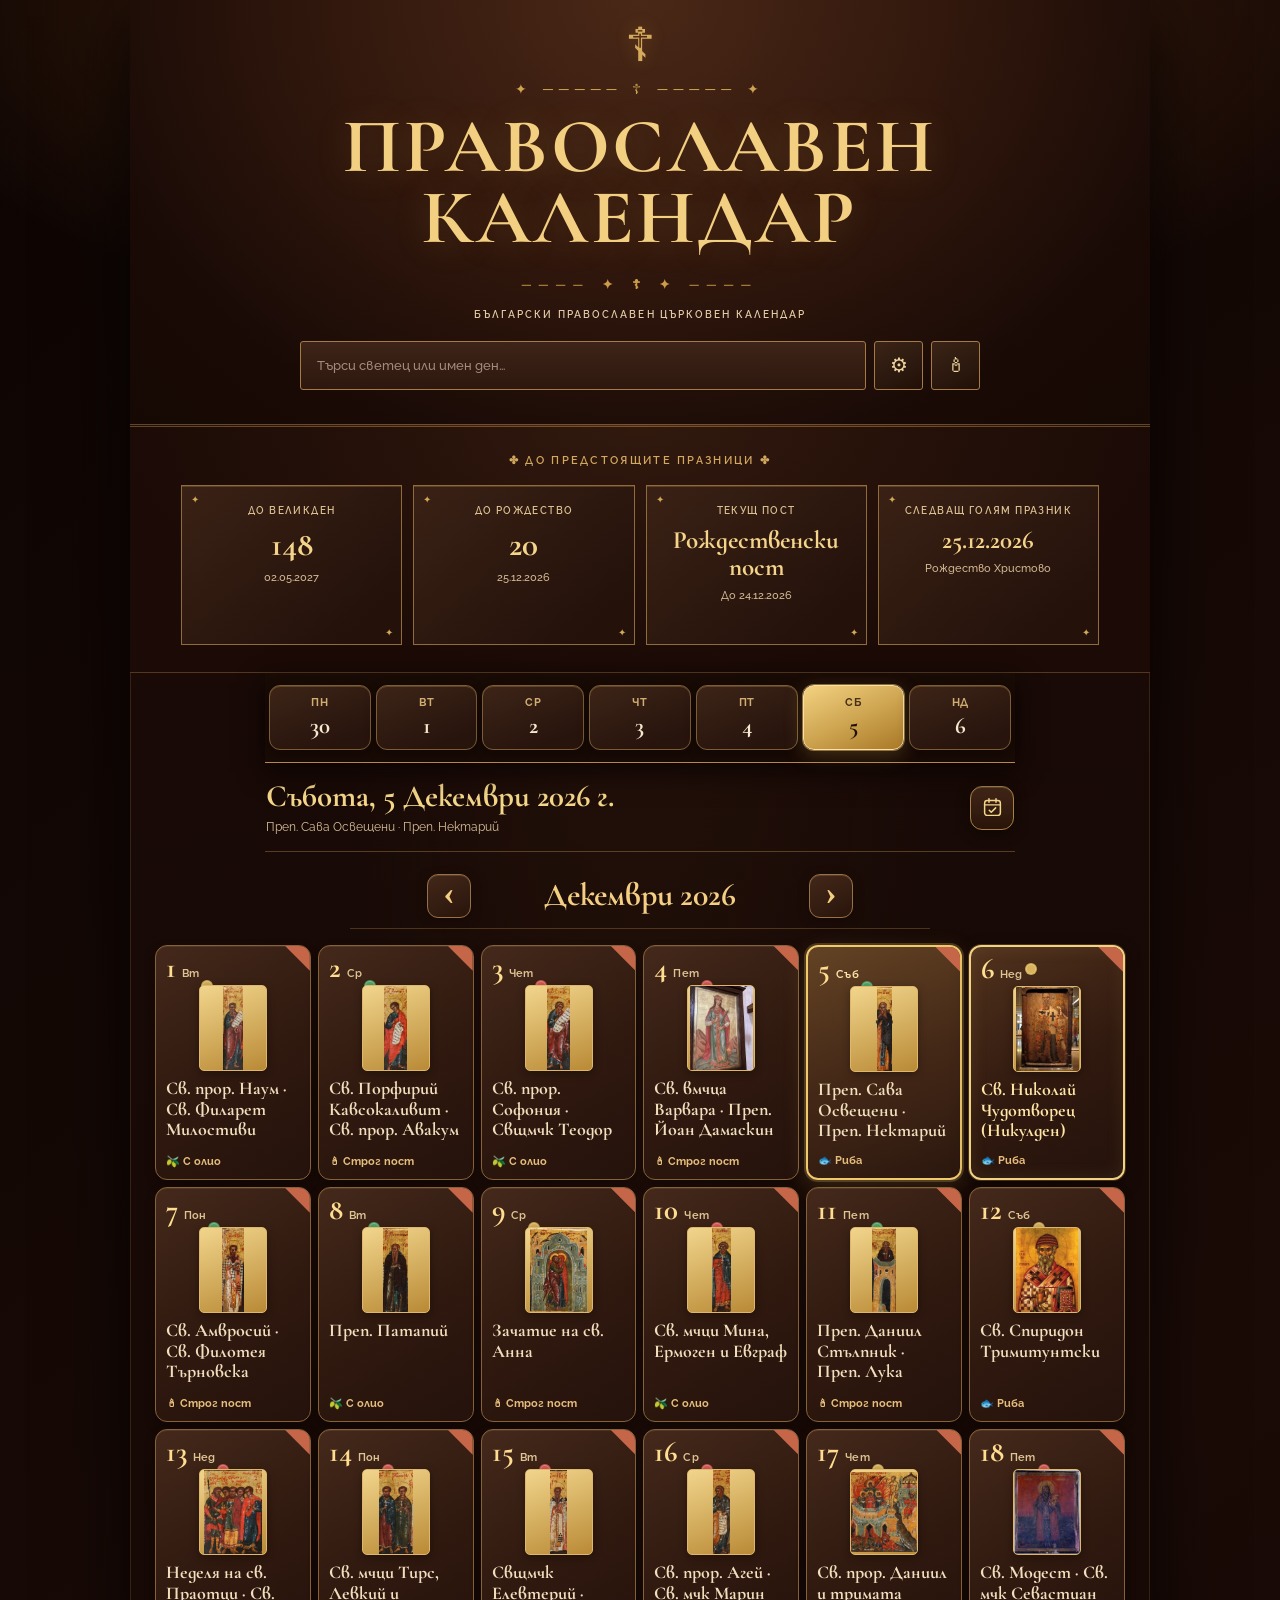
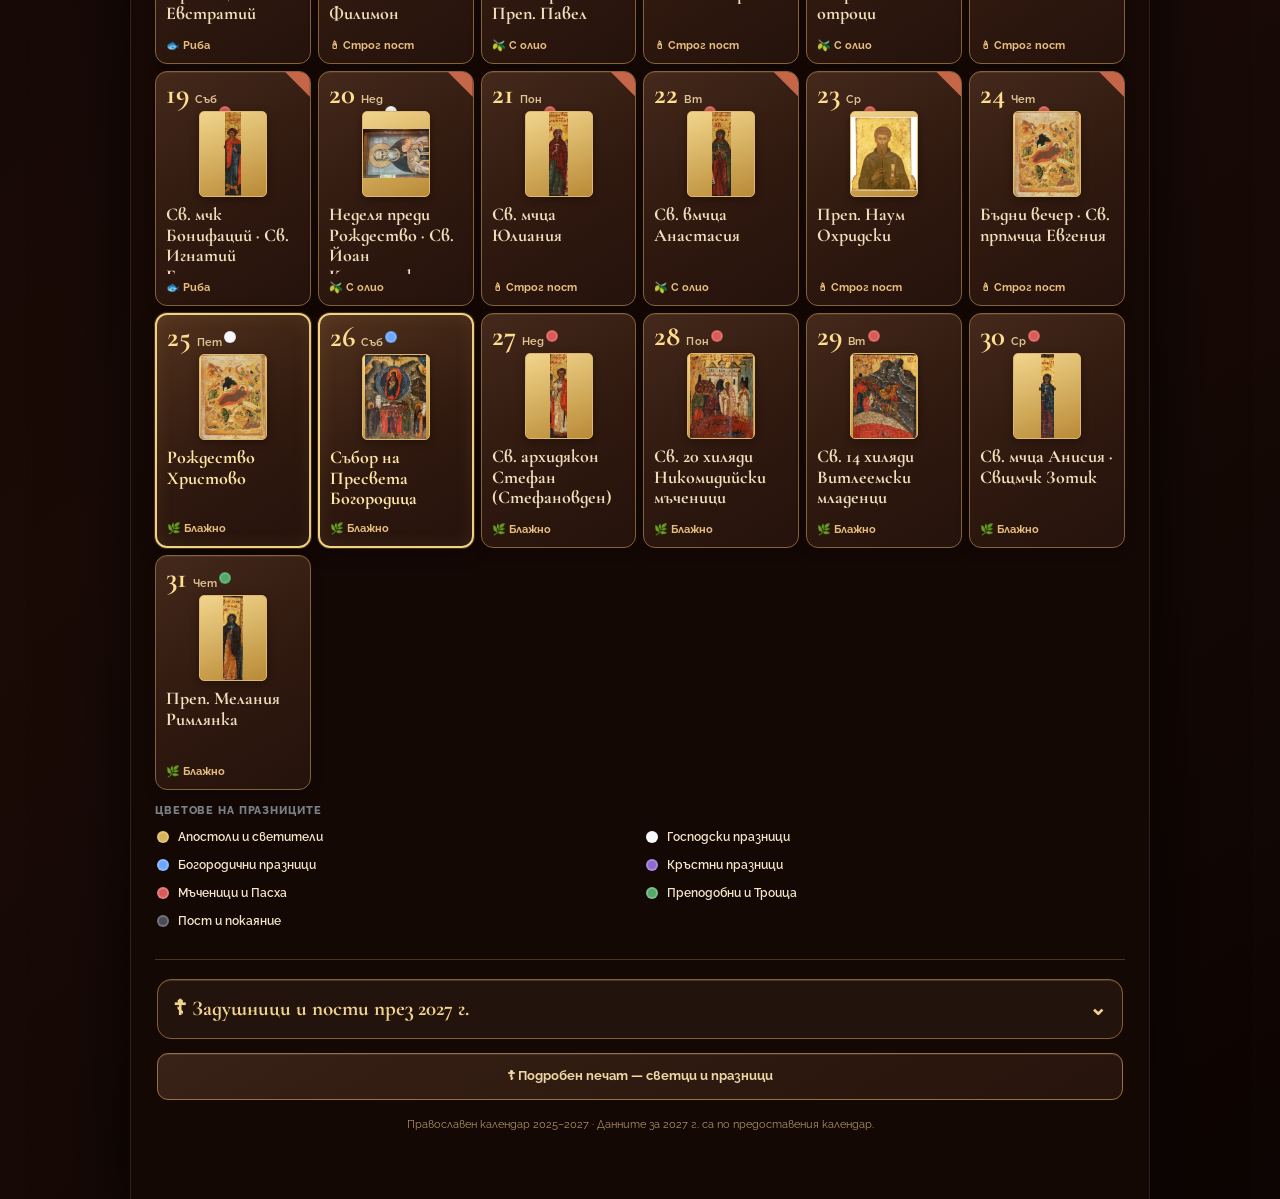
<file: index.html>
<!doctype html><html lang="bg"><head><meta charset="utf-8"><meta name="viewport" content="width=device-width,initial-scale=1,viewport-fit=cover"><meta name="theme-color" content="#140805"><meta name="apple-mobile-web-app-capable" content="yes"><title>Православен календар</title><link rel="icon" href="./icon.svg?v=9" type="image/svg+xml" sizes="any"><link rel="manifest" href="./manifest.webmanifest"><style>@import url('https://fonts.googleapis.com/css2?family=Cormorant+Garamond:wght@400;500;600;700&family=Raleway:wght@400;500;600;700;800&display=swap');
:root{--ink:#21262d;--muted:#7d8792;--line:#dce1e5;--blue:#2e63ee;--blue-pale:#d9e4fa;--blue-border:#b5c8ec;--purple:#a256d9;--white:#fff;--paper:#f8f9f7;--gold:#b08b56}
*{box-sizing:border-box}html{scroll-behavior:smooth}body{margin:0;background:#e9edf1;font-family:'DM Sans','Manrope',Arial,sans-serif;color:var(--ink);-webkit-tap-highlight-color:transparent}button,select{font:inherit}button{cursor:pointer}button:focus-visible,select:focus-visible{outline:3px solid #6997ff;outline-offset:3px}button:disabled{opacity:.3;cursor:not-allowed}
.app{max-width:580px;min-height:100dvh;margin:0 auto;background:var(--paper);box-shadow:0 14px 50px #0b1e3530;padding:0 11px 50px;position:relative}
.week-area{padding:19px 0 14px;background:var(--paper);position:sticky;top:0;z-index:20;border-bottom:0}
.week-strip{display:grid;grid-template-columns:repeat(7,minmax(0,1fr));gap:5px;touch-action:pan-y}
.week-cell{min-height:65px;border-radius:12px;background:#fff;border:1px solid #ebedf0;box-shadow:0 3px 8px #1118270b;display:flex;flex-direction:column;justify-content:center;align-items:center;gap:6px;padding:7px 0;color:#394049;transition:background .15s,transform .15s}
.week-cell span{font-size:11px;font-weight:700;letter-spacing:.5px;color:#737b85}.week-cell strong{font-size:18px;line-height:1;font-weight:800}.week-cell[aria-current="date"]{background:var(--blue);color:#fff;border-color:var(--blue);box-shadow:0 5px 13px #3366ee44}.week-cell[aria-current="date"] span{color:#dfeaff}.week-cell.is-outside{opacity:.7}.week-cell:active{transform:scale(.96)}
.date-row{display:flex;align-items:center;gap:10px;padding:16px 1px 14px;border-bottom:1px solid #ced2d5}
.date-info{flex:1;min-width:0}.date-info h1{font-size:clamp(16px,3.9vw,20px);line-height:1.35;font-weight:800;letter-spacing:-.4px;margin:0;color:#252b32}.date-info p{font-size:12px;color:#78828c;margin:5px 0 0}
.date-action{min-width:44px;height:44px;border:1px solid #e4e8ec;border-radius:12px;background:#fff;color:#555e6b;display:grid;place-items:center;box-shadow:0 3px 9px #1a202e0e}.date-action svg{width:21px;height:21px}.date-action:active{background:#e5edfc}
.section-label{display:flex;gap:10px;align-items:center;margin:14px 0 10px;padding:0 2px}.section-label small{font-weight:800;font-size:9px;letter-spacing:2px;color:#84909b}.section-label strong{font-size:12px;font-weight:800;color:#3b4049}.section-label .grow{flex:1}.section-label .month-marker{font-size:11px;font-weight:700;color:#757d8b}
.month-grid{display:grid;grid-template-columns:repeat(3,minmax(0,1fr));gap:7px}.day-card{min-width:0;height:157px;border-radius:12px;padding:10px 8px 7px;text-align:left;display:flex;flex-direction:column;gap:5px;border:1px solid var(--blue-border);background:linear-gradient(145deg,#dce6fa,#c7d6f3);box-shadow:0 1px 3px #1f4b8f0a;overflow:hidden;color:#27344a;position:relative;transition:transform .13s,box-shadow .13s}.day-card:active{transform:scale(.97)}.day-card.selected{border:2px solid #2e63ee;background:linear-gradient(150deg,#e1edff,#c0d4ff);box-shadow:0 0 0 2px #2e63ee1c,0 6px 14px #2362d922}
.card-top{display:flex;align-items:center;justify-content:space-between;gap:2px;min-height:18px}.card-top b{font-size:16px;font-weight:800;line-height:1}
.day-icon{align-self:center;width:35px;height:42px;flex:0 0 42px;display:grid;place-items:center;border:1px solid #b39b79;border-radius:4px;background:linear-gradient(160deg,#f5dd9f,#ceae62);overflow:hidden;position:relative;color:#765126;font:25px Georgia,serif}.day-icon img{position:absolute;inset:0;width:100%;height:100%;object-fit:cover;object-position:center top}.day-title{flex:1;min-height:0;color:#314568;font-size:10.4px;font-weight:700;line-height:1.23;overflow:hidden;display:-webkit-box;-webkit-box-orient:vertical;-webkit-line-clamp:3;overflow-wrap:anywhere}.fast-label{white-space:nowrap;overflow:hidden;text-overflow:ellipsis;color:#37587d;font-size:9px;font-weight:800;line-height:1.3}

.major-feast-tag{font:700 9px/1.1 Raleway,Arial,sans-serif;color:#2c1a0c;background:#f3cc76;border:1px solid #fbe5a5;border-radius:5px;padding:3px 4px;white-space:nowrap}.day-card.major-feast{border-color:#f2d487!important;box-shadow:0 0 0 2px #c9a84c66,inset 0 1px #fbe5a550,0 6px 19px #0006!important}.day-card.major-feast .day-title{color:#ffe5a2!important}
.feast-mark{display:inline-flex;align-items:center;justify-content:center;width:12px;height:12px;border-radius:999px;border:1px solid rgba(0,0,0,.08);box-shadow:0 0 0 1px rgba(255,255,255,.24) inset;flex:0 0 12px}.feast-mark.feast-gold{background:#d8b35a}.feast-mark.feast-white{background:#f7f8fb}.feast-mark.feast-blue{background:#6ca8ff}.feast-mark.feast-purple{background:#8f69d3}.feast-mark.feast-red{background:#d95b57}.feast-mark.feast-green{background:#54a86a}.feast-mark.feast-dark{background:#4b4b55}.card-top-right{display:flex;align-items:center;gap:6px}.legend{display:flex;gap:7px;flex-wrap:wrap;margin:16px 0 10px}.legend span,.legend button{font-size:10px;color:#6f7882;border-radius:20px;border:1px solid #dce2e9;padding:6px 8px;background:#fff}.legend-color{display:inline-flex;align-items:center;gap:6px}.legend-color .feast-mark{width:11px;height:11px;flex-basis:11px}.legend-title{margin:14px 0 8px;font-size:11px;font-weight:800;letter-spacing:.08em;color:#7a8088;text-transform:uppercase}.detail-meta{display:flex;flex-wrap:wrap;gap:8px;justify-content:center;margin:10px 0 0}.detail-meta .chip{display:inline-flex;align-items:center;gap:6px;padding:7px 10px;border-radius:999px;background:#fff;border:1px solid #dce2e9;color:#49525d;font-size:11px;font-weight:700}.detail-meta .chip .feast-mark{width:10px;height:10px;flex-basis:10px}.print-feast-legend{display:flex;gap:8px;flex-wrap:wrap;justify-content:center;margin-top:8px}.print-feast-legend span{display:inline-flex;align-items:center;gap:6px;font-size:11px;color:#5e6872}
.footer-line{font-size:11px;color:#8b929a;margin:22px 0;line-height:1.5;text-align:center}
.info-details{margin:15px 0;border:1px solid #e0e6eb;border-radius:14px;overflow:hidden;background:#fff}.info-details summary{list-style:none;padding:15px;cursor:pointer;font-weight:800;font-size:13px}.info-details summary::-webkit-details-marker{display:none}.info-details summary:after{content:'⌄';float:right}.info-details[open] summary:after{content:'⌃'}.info-details .detail-content{padding:3px 16px 16px;border-top:1px solid #e6e9ef;font-size:12px;color:#515c68;line-height:1.55}.info-details ul{padding-left:17px}.info-details li{margin:7px 0}
.shade{position:fixed;inset:0;background:#20242b90;z-index:100;display:none;align-items:flex-end;justify-content:center;padding:0}.shade.open{display:flex}.sheet{width:min(580px,100%);max-height:88dvh;overflow:auto;background:#fff;border-radius:22px 22px 0 0;padding:13px 18px calc(23px + env(safe-area-inset-bottom));box-shadow:0 -8px 50px #172b4b35}.handle{width:45px;height:5px;background:#e0e4e8;border-radius:99px;margin:0 auto 15px}.sheet-header{display:flex;align-items:center;justify-content:space-between;gap:12px;margin-bottom:12px}.sheet-header h2{font-size:20px;margin:0;font-weight:800}.close{min-width:40px;height:40px;border-radius:11px;background:#eef2f5;border:0;font-size:20px;color:#3d4652}.sheet-date{color:#7a8594;font-size:12px;font-weight:800;margin-top:4px}.sheet-icon{width:70px;height:87px;margin:12px auto 14px;border-radius:7px;border:2px solid #b29866;display:grid;place-items:center;background:#ebddb5;font-size:40px;color:#705332;overflow:hidden;position:relative}.sheet-icon img{width:100%;height:100%;object-fit:cover;object-position:top;position:absolute;inset:0}.sheet-fast{display:inline-flex;background:#eef3fc;border:1px solid #ccdaf0;color:#355a8b;padding:8px 11px;border-radius:30px;font-size:13px;font-weight:800;margin-bottom:12px}.sheet-text{font-size:15px;color:#384352;line-height:1.7;margin:8px 0}.source-note{font-size:11px;line-height:1.45;color:#8b929b;margin-top:12px}.sheet-actions{display:grid;grid-template-columns:1fr 1fr;gap:9px;margin-top:16px}.sheet-actions button,.menu-button{border:1px solid #dbe0e5;background:#f9fbff;border-radius:12px;min-height:45px;padding:10px;color:#29333d;font-size:13px;font-weight:800}.menu-button{width:100%;display:flex;align-items:center;gap:10px;text-align:left;margin:8px 0}.menu-button.primary{background:#2e63ee;border-color:#2e63ee;color:#fff}.menu-button:disabled{opacity:.35}
.month-picker{width:100%;padding:13px 14px;background:#f8fafc;border:1px solid #d5dde6;border-radius:12px;font-size:15px;color:#273448;margin:7px 0 11px}.month-buttons{display:grid;grid-template-columns:1fr 1fr;gap:9px;margin-bottom:12px}.month-buttons button{padding:10px;border:1px solid #dce2ea;background:#f8fbff;border-radius:12px;font-size:13px;font-weight:700;min-height:43px}
.print-sheet,.print-details{display:none}
@media(max-width:355px){.app{padding-left:7px;padding-right:7px}.week-strip{gap:3px}.week-cell{min-height:60px}.week-cell strong{font-size:16px}.month-grid{gap:5px}.day-card{padding:8px 5px;height:157px}.day-title{font-size:9.5px}.fast-label{font-size:8px}}
@media(min-width:700px){.app{max-width:1020px;padding:0 25px 55px}.week-area{max-width:750px;margin:0 auto}.date-row{max-width:750px;margin:0 auto}.month-grid{grid-template-columns:repeat(6,minmax(0,1fr));gap:12px}.day-card{height:188px;padding:12px}.day-title{font-size:13px;-webkit-line-clamp:4}.fast-label{font-size:11px}.day-icon{width:50px;height:62px;flex-basis:62px;font-size:35px}.card-top b{font-size:20px}.section-label{margin-top:22px}.date-info h1{font-size:23px}}
@media print{
 @page{size:A4 landscape;margin:8mm}
 html,body{background:white!important;color:#232323!important;padding:0!important;margin:0!important;print-color-adjust:exact;-webkit-print-color-adjust:exact}
 .app,.shade{display:none!important}
 .print-sheet{display:block!important;font-family:Arial,sans-serif;color:#312d28}
 .print-title{display:flex;justify-content:space-between;align-items:center;border-bottom:2px solid #ac945a;padding:0 0 3mm;margin:0 0 3mm}
 .print-title h1{font:700 22pt Georgia;color:#624a24;margin:0}.print-title small{font:8pt Arial;color:#766344}
 .print-week{display:grid;grid-template-columns:repeat(7,minmax(0,1fr));gap:1mm;margin-bottom:1mm}
 .print-week span{text-align:center;background:#ebede9;padding:1.3mm;font-size:8pt;font-weight:bold}
 .print-grid{display:grid;grid-template-columns:repeat(7,minmax(0,1fr));grid-template-rows:repeat(6,25.8mm);gap:1mm}
 .print-day{padding:1.7mm;border:1px solid #c7c7c7;border-radius:1.5mm;overflow:hidden;display:flex;flex-direction:column;gap:1.3mm}.print-day.empty{border:0}.print-day b{font:700 14pt Georgia;color:#624a24}.print-day .name{font:7pt/1.14 Georgia;flex:1;overflow:hidden;overflow-wrap:anywhere}.print-day .state{font:6.5pt Arial;color:#294b7f;background:#ecf2ff;padding:1.2mm;border-radius:1mm}
 .print-credits{display:flex;justify-content:space-between;font-size:7pt;color:#5f5f5f;border-top:1px solid #c7b78d;margin-top:3mm;padding-top:2mm}
 body.print-full .print-sheet{display:none!important}body.print-full .print-details{display:block!important}
 .print-details h1{font:700 22pt Georgia;color:#624a24}.print-detail-list{columns:3;column-gap:7mm;font:9pt/1.35 Georgia}.print-detail{break-inside:avoid;margin:0 0 3mm;padding:1mm 0;border-bottom:1px solid #ddd}.print-detail b{font:700 10pt Arial}.print-detail .state{color:#735729;font-size:8pt}
}

/* 2027 preview — ORIGINAL DARK / GOLD PALETTE.
   The seven-day strip, selected date and three-column cards stay exactly as before. */
@media screen {
 :root {
  --ink:#f8eddb; --muted:#c5a983; --line:#74532e;
  --blue:#cba958; --blue-pale:#392014; --blue-border:#95703e;
  --purple:#ac85be; --white:#f8eddb; --paper:#140805; --gold:#c9a84c;
  --bg:#140805; --deep:#0d0503; --surface:#28150e;
  --raised:#392014; --bright:#f5ce68; --text:#f5e6c8;
  --secondary:#c5a983;
 }
 html {background:#0d0503;color-scheme:dark}
 body {background:radial-gradient(ellipse 76% 440px at 50% 0,#4b260f 0,transparent 80%),linear-gradient(145deg,#0d0503,#1b0b07 60%,#0d0503);font-family:'Raleway',Arial,sans-serif;color:var(--text);}
 button,select {color:inherit}
 button:focus-visible,select:focus-visible,summary:focus-visible {outline:2px solid #f5d78a;outline-offset:3px}
 .app {background:radial-gradient(ellipse at 50% 0,#4e2b1940,transparent 45%),linear-gradient(175deg,#1b0b07 0%,#140805 75%);box-shadow:0 16px 70px #000b,inset 1px 0 #81582c50,inset -1px 0 #81582c50;}
 .week-area {background:#1c0d08f7;border-bottom:1px solid #90653766;box-shadow:0 7px 24px #0d0404a0;}
 .week-strip {gap:5px}
 .week-cell {background:linear-gradient(160deg,#3d2417,#27140d 82%);border:1px solid #7d5d35;box-shadow:0 3px 12px #0005,inset 0 1px #d6ac5640;color:#f6e8cf;border-radius:11px}
 .week-cell span {color:#d0ad70}
 .week-cell strong {font-family:'Cormorant Garamond',Georgia,serif;font-size:23px;font-weight:700}
 .week-cell[aria-current="date"] {background:linear-gradient(155deg,#f3d281 0%,#cba14d 56%,#a97927 100%);border:1px solid #ffdfa0;color:#200f06;box-shadow:0 0 0 1px #eac27780,0 5px 19px #c9a84c40}
 .week-cell[aria-current="date"] span {color:#483019}
 .week-cell.is-outside {opacity:.45}
 .date-row {border-bottom:1px solid #af87446b}
 .date-info h1 {color:#f5d78a;font-family:'Cormorant Garamond',Georgia,serif;font-size:clamp(23px,5.7vw,31px);line-height:1.15;font-weight:700;letter-spacing:0}
 .date-info p {color:#d9c19b;font-size:12px;line-height:1.45}
 .date-action {background:linear-gradient(#422719,#281409);border:1px solid #a78148;color:#f5d78a;box-shadow:inset 0 1px #f5d78a30,0 3px 14px #0006}
 .date-action:active {background:#583621}
 .section-label small {color:#b28b51;letter-spacing:1.5px}
 .section-label strong {color:#f4dfb4;font-family:'Cormorant Garamond',Georgia,serif;font-size:20px;font-weight:700}
 .section-label .month-marker {color:#cba958}
 .month-grid {gap:7px}
 .day-card {background:linear-gradient(149deg,#44291b 0%,#30190f 52%,#24120c 100%);border:1px solid #866239;box-shadow:inset 0 1px #ecc78c19,0 5px 11px #0004;color:#f4e4c8;border-radius:12px}
 .day-card.selected {border:2px solid #f0c96a;background:linear-gradient(160deg,#634324,#442817 52%,#2b170e 100%);box-shadow:0 0 0 2px #cba95842,0 7px 23px #cba9582e}
 .day-card:active {background:#5a361f}
 .card-top b {color:#ffdd90;font-family:'Cormorant Garamond',Georgia,serif;font-size:23px;line-height:1;font-weight:700}
 .dot {background:#e3b959}
 .dot.strict {background:#db7771}
 .dot.oil {background:#e6a754}
 .dot.fish {background:#81b4e7}
 .dot.free {background:#81be91}
 .dot.weekly {background:#d4b67e}
 .dot.dispensation {background:#c39bd5}
 .day-icon {background:linear-gradient(160deg,#f1d58c,#b98a36);border:1px solid #deb76a;color:#58351a;box-shadow:0 2px 8px #0005}
 .day-title {color:#f1debd;font-family:'Cormorant Garamond',Georgia,serif;font-size:14px;line-height:1.14;font-weight:700;-webkit-line-clamp:4}
 .fast-label {color:#e5bd7c;font-size:10px;font-weight:700}
 .footer-line {color:#ad9066}
 .info-details {background:#23130d;border:1px solid #846039;box-shadow:inset 0 1px #d5aa6933}
 .info-details summary {color:#f2d292;font-family:'Cormorant Garamond',Georgia,serif;font-size:19px}
 .info-details .detail-content {border-top:1px solid #805a31;color:#e3cfac;font-size:13px}
 .info-details .detail-content b {color:#f7d789}
 .shade {background:#050201d9;backdrop-filter:blur(5px)}
 .sheet {background:radial-gradient(ellipse 80% 400px at 45% 0,#3d2616,#211009 75%);color:#f4e1bb;border:1px solid #a17b42;border-bottom:0;box-shadow:0 -12px 55px #000b}
 .handle {background:#9c7a48}
 .sheet-header h2 {color:#f6d78e;font-family:'Cormorant Garamond',Georgia,serif;font-weight:700;font-size:26px}
 .close {background:#412517;border:1px solid #7f5f38;color:#f5d78a}
 .sheet-date {color:#e0bc82}
 .sheet-icon {background:linear-gradient(#f2d78f,#b98b39);border:2px solid #e0b85b;color:#5a3516}
 .sheet-fast {background:#47321c;border:1px solid #b49253;color:#f6d78e}
 .sheet-text {color:#f5e5c9;font-family:'Cormorant Garamond',Georgia,serif;font-size:21px;line-height:1.4}
 .source-note {color:#c6aa7f}
 .sheet-actions button,.menu-button {background:#372015;color:#f2d7a7;border:1px solid #906c3e}
 .sheet-actions button:active,.menu-button:active {background:#523420}
 .menu-button.primary {background:linear-gradient(145deg,#efce77,#b88732);color:#251105;border-color:#f0d688}
 .month-picker {background:#2e190f;color:#f3dfb4;border:1px solid #967143}
 .month-picker option {background:#2e190f;color:#f3dfb4}
 .month-buttons button {background:#372015;border:1px solid #956b3d;color:#f7d9a5}
}
@media screen and (max-width:355px) {
 .day-title {font-size:12.5px}
 .date-info h1{font-size:23px}
 .week-cell strong{font-size:20px}
}
@media screen and (min-width:700px){
 .day-title{font-size:19px;line-height:1.2}
 .card-top b{font-size:29px}
 .date-info h1{font-size:31px}
}

/* Weekday beside each day number, in the existing burgundy-and-gold design. */
.card-date{display:inline-flex;align-items:baseline;gap:6px;min-width:0;white-space:nowrap}
.card-weekday{font-family:Raleway,Arial,sans-serif;color:#dec393;font-size:11px;font-weight:650;line-height:1.2;letter-spacing:.01em}
.day-card.selected .card-weekday{color:#ffe3ac}
@media(max-width:699px){
 .card-date{gap:4px}
 .card-weekday{font-size:10px}
}
@media(max-width:355px){
 .card-date{gap:3px}
 .card-weekday{font-size:9px}
}

/* Original Orthodox dark-brown / gold masthead and five functional countdown cards. */
.classic-mast{position:relative;text-align:center;margin:0 -11px;padding:21px 18px 32px;border-bottom:3px double #ab834579;background:radial-gradient(ellipse at 50% 0%,#4a2817 0%,#32180d 42%,#190a06 79%,#160803 100%);color:#f6dfb5}
.mast-cross{font-size:47px;line-height:1;color:#d5ab5b;text-shadow:0 0 17px #d6aa4b49;margin-bottom:13px}
.mast-ornament{color:#cea450;font-size:14px;letter-spacing:6px;margin-bottom:15px;white-space:nowrap}
.classic-mast h1{font:700 clamp(39px,6.1vw,77px)/.92 'Cormorant Garamond',Georgia,serif;color:#f3cf81;text-shadow:0 3px 35px #cfa44b35;letter-spacing:2.4px;margin:0;}
.mast-divider{font:700 13px Georgia,serif;letter-spacing:8px;color:#cc9d49;margin:23px 0 14px;white-space:nowrap}
.mast-subtitle{font:600 10px/1.6 Raleway,Arial,sans-serif;color:#e3cba7;letter-spacing:2.1px;margin:0 0 18px}
.mast-tools{display:flex;justify-content:center;align-items:stretch;gap:8px;max-width:680px;margin:0 auto}
.mast-searchwrap{position:relative;flex:1;min-width:0}
.mast-searchwrap input{display:block;width:100%;height:49px;background:linear-gradient(180deg,#3e2418,#2d170e);border:1px solid #a57b43;border-radius:3px;color:#f4dcb0;padding:0 16px;font:500 13px Raleway,Arial,sans-serif;outline:none}
.mast-searchwrap input::placeholder{color:#a38c7d}.mast-searchwrap input:focus{border-color:#f4d089;box-shadow:0 0 0 2px #eac36d36}
.mast-tool{width:49px;min-width:49px;height:49px;border-radius:3px;border:1px solid #a57b43;background:linear-gradient(155deg,#3b2417,#211008);color:#eed49f;font-size:20px}
.mast-tool:active,.mast-tool[aria-pressed="true"]{background:#684121;border-color:#e5b963}
.mast-results{display:none;position:absolute;left:0;right:0;top:calc(100% + 5px);z-index:102;background:#25140d;border:1px solid #bd965a;box-shadow:0 12px 25px #000b;max-height:270px;overflow:auto;text-align:left;border-radius:7px}
.mast-results.open{display:block}.mast-results button{display:block;width:100%;padding:12px;text-align:left;border:0;background:transparent;color:#f8dfac;font-size:13px;line-height:1.3;border-bottom:1px solid #6b472944}.mast-results button:hover,.mast-results button:focus-visible{background:#49301a}.mast-results button small{display:block;color:#b99c74;font-size:11px;margin-top:3px}
.classic-countdowns{margin:0 -11px 0;padding:23px max(11px,4vw) 27px;background:radial-gradient(ellipse at 50% 0%,#31190e 0%,#1b0a06 72%);border-bottom:1px solid #a57b4366}
.countdowns-heading{text-align:center;color:#d3a85f;letter-spacing:2.3px;font:600 11px Raleway,Arial,sans-serif;margin:4px 0 18px}
.countdowns-list{display:grid;grid-template-columns:repeat(4,minmax(0,1fr));gap:11px}
.count-card{position:relative;min-height:160px;border:1px solid #916c3b;background:linear-gradient(140deg,#3a2115,#23110a 86%);padding:17px 10px 13px;text-align:center;display:flex;flex-direction:column;align-items:center;gap:8px;box-shadow:inset 0 1px #e0ae5938}
.count-card::before{content:'✦';position:absolute;top:8px;left:9px;font-size:10px;color:#d2a958}.count-card::after{content:'✦';position:absolute;bottom:6px;right:8px;font-size:10px;color:#d2a958}
.count-card .count-label{font:600 10px/1.5 Raleway,Arial,sans-serif;color:#dbc092;letter-spacing:1.4px;text-transform:uppercase;min-height:16px}
.count-card strong{display:block;max-width:100%;font:700 clamp(22px,2.6vw,38px)/1.08 'Cormorant Garamond',Georgia,serif;color:#f4d48b;overflow-wrap:anywhere}
.count-card strong.long{font-size:clamp(18px,2.1vw,25px)}
.count-card small{display:block;font:500 11px/1.35 Raleway,Arial,sans-serif;color:#d3b994;overflow-wrap:anywhere}
/* Sticky only the week strip, not the masthead or the countdown row. */
.week-area{position:sticky!important;top:0!important;z-index:90!important;padding:12px 4px!important;background:#190b06fb!important;border-bottom:1px solid #b68a4d!important;box-shadow:0 9px 24px #0a0303d0!important;isolation:isolate}
.week-area .week-strip{max-width:760px;margin:auto}
body.candle-preview{filter:none;background:#090301!important}
body.candle-preview .classic-mast{background:radial-gradient(ellipse at 50% 0%,#311509,#100604 70%)}
body.candle-preview .app{background:#100604}
@media screen and (max-width:699px){
 .classic-mast{margin:0 -11px;padding:18px 11px 19px}
 .mast-cross{font-size:32px;margin-bottom:9px}
 .mast-ornament{font-size:9px;letter-spacing:3.5px;margin-bottom:11px}
 .classic-mast h1{font-size:clamp(35px,9vw,53px);line-height:.92;letter-spacing:1px}
 .mast-divider{margin:15px 0 9px;letter-spacing:4px;font-size:9px}
 .mast-subtitle{font-size:8px;letter-spacing:1.1px;margin-bottom:13px}
 .mast-tools{gap:6px}.mast-searchwrap input{height:43px;font-size:12px;padding-left:10px}
 .mast-tool{min-width:43px;width:43px;height:43px;font-size:19px}
 .classic-countdowns{margin:0 -11px;padding:17px 11px 18px}
 .countdowns-heading{font-size:9px;margin:0 0 13px;letter-spacing:1.1px}
 .countdowns-list{display:flex;overflow-x:auto;gap:9px;padding-bottom:8px;scroll-snap-type:x mandatory;scrollbar-width:thin;scrollbar-color:#9d7944 #241209}
 .count-card{flex:0 0 156px;min-height:127px;scroll-snap-align:start;padding:15px 8px 11px;gap:5px}
 .count-card .count-label{font-size:9px}.count-card strong{font-size:32px}.count-card strong.long{font-size:21px}.count-card small{font-size:10px}
 .week-area{padding:10px 2px!important;top:0!important}
}
@media screen and (min-width:700px){.classic-mast{margin:0 -25px;padding-bottom:34px}.classic-countdowns{margin:0 -25px}.count-card{min-height:160px}}
@media print{.classic-mast,.classic-countdowns{display:none!important}}

/* Short, borderless, two-column feast legend: keep one color dot per item. */
#feastLegend.legend {
  display:grid;
  grid-template-columns:repeat(2,minmax(0,1fr));
  column-gap:12px;
  row-gap:12px;
  margin:12px 0 22px;
  padding:0 2px;
}
#feastLegend.legend .legend-color,
#feastLegend.legend span.legend-color {
  display:flex;
  align-items:center;
  gap:9px;
  min-width:0;
  padding:0;
  border:0;
  border-radius:0;
  background:transparent;
  color:var(--text, #e9d6b8);
  font-size:12px;
  font-weight:600;
  line-height:1.35;
  text-align:left;
  box-shadow:none;
}
#feastLegend.legend .feast-mark {
  width:12px;
  height:12px;
  min-width:12px;
  flex:0 0 12px;
  padding:0;
  border:1px solid rgba(255,255,255,.22);
  border-radius:50%;
  background-color:transparent;
}
#feastLegend.legend .feast-mark.feast-gold{background:#d8b35a}
#feastLegend.legend .feast-mark.feast-white{background:#f7f8fb}
#feastLegend.legend .feast-mark.feast-blue{background:#6ca8ff}
#feastLegend.legend .feast-mark.feast-purple{background:#8f69d3}
#feastLegend.legend .feast-mark.feast-red{background:#d95b57}
#feastLegend.legend .feast-mark.feast-green{background:#54a86a}
#feastLegend.legend .feast-mark.feast-dark{background:#4b4b55}
.print-feast-legend{display:grid;grid-template-columns:repeat(2,minmax(0,1fr));column-gap:14px;row-gap:5px;justify-items:start}
.print-feast-legend span{border:0;background:none;padding:0}
@media (max-width:360px){
  #feastLegend.legend{column-gap:8px;row-gap:10px}
  #feastLegend.legend .legend-color{font-size:11px}
}

/* Unified years within approved layout */
.year-switch{display:inline-flex;gap:4px;align-items:center;padding:3px;border:1px solid #9d7747;border-radius:11px;background:#29160d;white-space:nowrap}
.year-switch button{border:0;border-radius:8px;background:transparent;color:#d8bb8c;padding:7px 9px;font:700 12px Raleway,Arial,sans-serif;min-height:36px}
.year-switch button[aria-pressed="true"]{background:linear-gradient(135deg,#e6bb65,#b89045);color:#251207}
.year-switch button:focus-visible{outline:2px solid #f0d38e;outline-offset:1px}
[hidden]{display:none!important}
@media(max-width:600px){.section-label{flex-wrap:wrap}.year-switch{margin-left:auto}.year-switch button{padding:7px 10px}}

/* Fasting periods: a small independent top-right corner; preserve the original day cards and feast dots. */
@media screen {
 .fast-lent{--fast-accent:#9953b9;--fast-wash:#422846;--fast-text:#edcdfb}
 .fast-apostles{--fast-accent:#268ca8;--fast-wash:#203c45;--fast-text:#c8ebf3}
 .fast-dormition{--fast-accent:#567bd1;--fast-wash:#233550;--fast-text:#d0e3ff}
 .fast-nativity{--fast-accent:#c56649;--fast-wash:#45301d;--fast-text:#f3d5a7}
 
 
 
 
 
 
 /* The triangle is clipped by the already rounded card border. No card background or border override. */
 .day-card.fast-span::after{content:"";position:absolute;top:0;right:0;width:25px;height:25px;background:var(--fast-accent);clip-path:polygon(0 0,100% 0,100% 100%);pointer-events:none;z-index:2}
 /* Keep liturgical feast dot visible below the corner, without shifting the date text. */
 .day-card.fast-span .card-top-right{transform:translateY(18px)}
 .detail-fast-period{margin:12px 0 5px;padding:10px 12px;border-left:4px solid var(--fast-accent);border-radius:5px;background:var(--fast-wash);color:var(--fast-text);font:650 12px/1.45 Raleway,Arial,sans-serif}
}
@media screen and (max-width:699px){
 
 
 
}
@media screen and (max-width:355px){
 
 .day-card.fast-span::after{width:21px;height:21px}
 .day-card.fast-span .card-top-right{transform:translateY(17px)}
}
@media print{
 .print-day.fast-span{position:relative}
 .print-day.fast-span::after{content:"";position:absolute;right:0;top:0;width:6mm;height:6mm;background:var(--fast-accent);clip-path:polygon(0 0,100% 0,100% 100%)}
 .print-day.fast-lent{--fast-accent:#9953b9}
 .print-day.fast-apostles{--fast-accent:#268ca8}
 .print-day.fast-dormition{--fast-accent:#567bd1}
 .print-day.fast-nativity{--fast-accent:#c56649}
}


/* Compact month navigation replaces the large heading and fasting-period banner. */
@media screen{
 .month-navigation{display:flex;align-items:center;justify-content:center;gap:clamp(10px,3vw,24px);margin:18px auto 16px;padding:4px 0 10px;max-width:580px;border-bottom:1px solid #a47a405e}
 .month-navigation-label{flex:0 1 290px;min-width:0;color:#f3ce83;text-align:center;font:700 clamp(23px,4.8vw,32px)/1.15 'Cormorant Garamond',Georgia,serif;white-space:nowrap}
 .month-navigation-arrow{width:44px;height:44px;flex:0 0 44px;display:grid;place-items:center;padding:0 0 5px;border:1px solid #987144;border-radius:11px;background:linear-gradient(155deg,#432819,#29140b);box-shadow:inset 0 1px #f4d18b28,0 3px 12px #0004;color:#f3ce83;font:700 34px/1 Georgia,serif;transition:background .15s,border-color .15s}
 .month-navigation-arrow:not(:disabled):hover,.month-navigation-arrow:not(:disabled):active{background:#634023;border-color:#f0c979}
 .month-navigation-arrow:disabled{opacity:.28;box-shadow:none}
}
@media screen and (max-width:355px){
 .month-navigation{gap:10px;margin:13px auto 12px}
 .month-navigation-label{font-size:23px}
 .month-navigation-arrow{width:39px;height:42px;flex-basis:39px}
}

/* Multiple documented saints' icons in the day details; preserves the approved card design. */
.detail-icon-gallery{margin:16px 0;border-top:1px solid #78552f;padding-top:12px}
.detail-icon-gallery h3{font:700 19px 'Cormorant Garamond',Georgia,serif;color:#f3d186;margin:0 0 10px}
.saints-icon-gallery{display:grid;grid-template-columns:repeat(auto-fit,minmax(78px,1fr));gap:9px}
.saints-icon-gallery a{display:flex;flex-direction:column;gap:6px;align-items:center;min-width:0;background:#2c190f;border:1px solid #856037;border-radius:7px;padding:7px 5px;color:#e5cb9d;text-decoration:none}
.saints-icon-gallery a:hover{border-color:#f2c67b}
.saints-icon-gallery img{height:90px;max-width:100%;object-fit:contain;background:#e9d6aa;border-radius:3px}
.saints-icon-gallery span{font-size:10px;line-height:1.3;max-height:40px;overflow:hidden;text-align:center;overflow-wrap:anywhere}
.saints-icon-gallery .image-credit{color:#c1a67a;font-size:9px}
@media screen and (max-width:355px){.saints-icon-gallery{grid-template-columns:repeat(3,minmax(0,1fr))}}

/* Detailed month print and annual memorial / fast information belong to the page footer. */
.calendar-footer{margin:30px 0 0;padding:15px 2px 7px;border-top:1px solid #a57b4366}
.calendar-footer .info-details{margin:4px 0 14px}
.footer-print-button{display:flex;width:100%;min-height:47px;align-items:center;justify-content:center;gap:8px;padding:11px 15px;border:1px solid #987144;border-radius:11px;background:linear-gradient(150deg,#382116,#26130b);color:#eed5a3;box-shadow:inset 0 1px #f6dcab19;font:700 13px/1.4 'Raleway',Arial,sans-serif;text-align:center}
.footer-print-button:hover,.footer-print-button:focus-visible{background:#51311e;border-color:#ecc177}
.footer-print-button:active{background:#6a4227}
.calendar-footer .footer-line{margin:17px 0 4px}
@media(max-width:355px){.footer-print-button{font-size:12px;padding:10px 9px}}

/* Expandable 2027 memorial/fast guide, with its own clean print layout. */
@media screen{
 .annual-guide summary{font:700 clamp(17px,4.3vw,21px)/1.3 'Cormorant Garamond',Georgia,serif;color:#f1d38b}
 .annual-guide .detail-content{padding:10px 15px 18px}
 .annual-guide-content{color:#e9d5b4}
 .annual-guide-content h3{margin:13px 0 5px;color:#f3cf81;font:700 19px 'Cormorant Garamond',Georgia,serif}
 .annual-guide-content ul{margin:3px 0 16px;padding-left:22px}
 .annual-guide-content li{font:500 12px/1.6 Raleway,Arial,sans-serif;padding:2px 0}
 .annual-guide-content li strong,.annual-guide-content p strong{color:#f7d68e}
 .annual-guide-content p{font:500 12px/1.65 Raleway,Arial,sans-serif;margin:8px 0}
 .annual-guide-content .annual-guide-note{font-size:11px;color:#c6ae85}
 .annual-guide .annual-print-button{margin-top:13px}
 .print-fasts{display:none}
}
@media print{
 .print-fasts{display:none}
 body.print-fasts .print-sheet,body.print-fasts .print-details{display:none!important}
 body.print-fasts .print-fasts{display:block!important;font-family:Georgia,serif;color:#25211b;padding:4mm 5mm}
 .print-fasts h1{text-align:center;font:700 24pt Georgia,serif;color:#765122;margin:0 0 7mm;padding-bottom:5mm;border-bottom:2px solid #b68c46}
 .print-fasts h3{font:700 15pt Georgia,serif;color:#65451c;margin:4mm 0 2mm}
 .print-fasts ul{margin:0 0 5mm;padding-left:7mm}
 .print-fasts li{font:11pt/1.55 Georgia,serif;margin:1.7mm 0;break-inside:avoid}
 .print-fasts strong{color:#392917}
 .print-fasts p{font:10pt/1.5 Georgia,serif;margin:2.5mm 0}
 .print-fasts .annual-guide-note{font-size:8pt;color:#5e5447}
 .print-fasts .print-fasts-credit{font-size:8pt;color:#756954;border-top:1px solid #baa176;padding-top:3mm;margin-top:9mm}
}


/* Details modal: the feast classification remains a small dot and unboxed text. */
@media screen {
 .detail-meta #detailFeastType {
  background:transparent!important;
  border:0!important;
  box-shadow:none!important;
  border-radius:0!important;
  padding:2px 0!important;
  color:#e8d1a8!important;
  font:600 11px/1.5 'Raleway',Arial,sans-serif;
  text-align:left;
  min-width:0;
  max-width:100%;
  white-space:normal;
 }
 .detail-meta #detailFeastType .feast-mark{flex-shrink:0;vertical-align:middle}
 .detail-meta{column-gap:12px;row-gap:8px}
}



/* One reliable A4 print system for both normal and detailed month views.
   Both views share identical 7-column ruled geometry; only day text differs. */
@media print {
 @page {size:A4 landscape;margin:0}
 html,body{margin:0!important;padding:0!important;width:100%!important;height:auto!important;min-height:0!important;background:white!important;color:#27241f!important}
 .app,.shade{display:none!important}
 .print-sheet,.print-details,.print-fasts{display:none!important}
 body:not(.print-full):not(.print-fasts) .print-sheet,
 body.print-full .print-details{
  display:flex!important;flex-direction:column;
  position:relative;box-sizing:border-box;
  width:296mm;height:209mm;
  margin:0 auto!important;padding:8mm 8mm 7mm!important;
  overflow:hidden;page-break-inside:avoid;break-inside:avoid;
  page-break-after:avoid;break-after:avoid;
  background:#fff!important;color:#25211c!important;
  font-family:Georgia,'Times New Roman',serif!important;
 }
 body.print-full .print-sheet,
 body:not(.print-full) .print-details{display:none!important}
 .print-sheet .print-title,.print-details .print-title{
  display:flex;align-items:flex-end;justify-content:space-between;
  flex:0 0 auto;gap:6mm;margin:0 0 3mm!important;padding:0 0 2.8mm!important;
  border-bottom:1.5px solid #3f3a35!important;
 }
 .print-sheet .print-title h1,.print-details .print-title h1{
  margin:0!important;color:#28231c!important;
  font:700 25pt/1.04 Georgia,'Times New Roman',serif!important;
 }
 .print-sheet .print-title small,.print-details .print-title small{
  color:#655f55!important;text-align:right;letter-spacing:.03em;
  font:700 7pt/1.3 Arial,sans-serif!important;
 }
 .print-sheet .print-week,.print-details .print-week{
  display:grid!important;grid-template-columns:repeat(7,minmax(0,1fr))!important;
  flex:0 0 auto;gap:0!important;margin:0!important;
  border-top:1px solid #4e4942!important;border-left:1px solid #4e4942!important;
  background:#eae8e4!important;
 }
 .print-sheet .print-week span,.print-details .print-week span{
  display:flex!important;align-items:center;justify-content:center;
  box-sizing:border-box;min-height:7.4mm;
  margin:0!important;padding:.7mm .5mm!important;
  border:0!important;border-right:1px solid #4e4942!important;
  border-bottom:1px solid #4e4942!important;border-radius:0!important;
  background:#efeeeb!important;color:#2b2824!important;
  font:700 8.1pt/1 Arial,sans-serif!important;
 }
 .print-sheet .print-grid,.print-details .print-grid{
  display:grid!important;flex:1 1 auto;min-height:0;min-width:0;
  box-sizing:border-box;gap:0!important;margin:0!important;
  grid-template-columns:repeat(7,minmax(0,1fr))!important;
  grid-template-rows:repeat(var(--print-weeks,6),minmax(0,1fr))!important;
  border-left:1px solid #4e4942!important;background:#fff!important;
 }
 .print-sheet .print-day,.print-details .print-day,
 .print-sheet .print-day.empty,.print-details .print-day.empty{
  box-sizing:border-box;min-width:0;min-height:0;
  position:relative;display:flex;flex-direction:column;
  align-items:stretch;gap:.75mm;
  margin:0!important;padding:1.4mm 1.5mm!important;
  border:0!important;border-right:1px solid #4e4942!important;
  border-bottom:1px solid #4e4942!important;
  border-radius:0!important;box-shadow:none!important;
  background:#fff!important;color:#2d2924!important;
  overflow:hidden!important;break-inside:avoid;
 }
 .print-sheet .print-day.empty,.print-details .print-day.empty{
  background:#f9f8f6!important;
 }
 .print-sheet .print-day.sunday,.print-details .print-day.sunday{
  background:#fbfaf8!important;
 }
 .print-sheet .print-day-number,.print-details .print-day-number{
  flex:0 0 auto;display:block;color:#29241d!important;
  font:700 13pt/1.02 Georgia,'Times New Roman',serif!important;
 }
 .print-sheet .print-day-name,.print-details .print-day-name{
  display:block;flex:1 1 auto;min-height:0;
  font:400 8.1pt/1.19 Arial,sans-serif!important;
  overflow-wrap:anywhere;overflow:hidden!important;
  color:#322e29!important;
 }
 .print-sheet .print-day-name.medium,.print-details .print-day-name.medium{
  font-size:7.35pt!important;line-height:1.15!important
 }
 .print-sheet .print-day-name.long,.print-details .print-day-name.long{
  font-size:6.7pt!important;line-height:1.13!important
 }
 .print-sheet .print-day-name.very-long,.print-details .print-day-name.very-long{
  font-size:6.05pt!important;line-height:1.1!important
 }
 .print-sheet .print-day-status,.print-details .print-day-status{
  display:block;flex:0 0 auto;margin-top:auto;
  padding:.6mm .6mm!important;border:0!important;border-radius:0!important;
  background:#f0efed!important;color:#514b42!important;
  font:600 6.8pt/1.1 Arial,sans-serif!important;
 }
 .print-sheet .print-credits,.print-details .print-credits{
  display:flex!important;justify-content:space-between;
  flex:0 0 auto;gap:5mm;min-height:5.1mm;
  margin:2mm 0 0!important;padding:1.1mm 0 0!important;
  border-top:1px solid #aaa49b!important;color:#666158!important;
  font:7pt/1.2 Arial,sans-serif!important;
 }
 .print-sheet .print-grid[style*="--print-weeks:6"] .print-day,
 .print-details .print-grid[style*="--print-weeks:6"] .print-day{
  gap:.35mm;padding:1mm 1.15mm!important
 }
 .print-sheet .print-grid[style*="--print-weeks:6"] .print-day-number,
 .print-details .print-grid[style*="--print-weeks:6"] .print-day-number{
  font-size:11.5pt!important
 }
 .print-sheet .print-grid[style*="--print-weeks:6"] .print-day-name,
 .print-details .print-grid[style*="--print-weeks:6"] .print-day-name{
  font-size:7.35pt!important;line-height:1.1!important
 }
 .print-sheet .print-grid[style*="--print-weeks:6"] .print-day-name.medium,
 .print-details .print-grid[style*="--print-weeks:6"] .print-day-name.medium{font-size:6.8pt!important}
 .print-sheet .print-grid[style*="--print-weeks:6"] .print-day-name.long,
 .print-details .print-grid[style*="--print-weeks:6"] .print-day-name.long{font-size:6.15pt!important}
 .print-sheet .print-grid[style*="--print-weeks:6"] .print-day-name.very-long,
 .print-details .print-grid[style*="--print-weeks:6"] .print-day-name.very-long{font-size:5.5pt!important}
 .print-sheet .print-grid[style*="--print-weeks:6"] .print-day-status,
 .print-details .print-grid[style*="--print-weeks:6"] .print-day-status{
  font-size:6.2pt!important;padding:.4mm .45mm!important
 }
 /* Fasting corner flags remain separate from feast colors. */
 .print-sheet .print-day.fast-span::after,.print-details .print-day.fast-span::after{
  content:"";position:absolute;right:0;top:0;
  width:4mm;height:4mm;pointer-events:none;
  background:var(--fast-accent,#aa7354)!important;
  clip-path:polygon(0 0,100% 0,100% 100%)
 }
 /* Standalone annual fast list keeps its own print output. */
 body.print-fasts .print-fasts{
  display:block!important;width:296mm;max-height:209mm;
  box-sizing:border-box;margin:0 auto!important;
  padding:11mm 13mm!important;overflow:hidden;
  background:white!important;color:#29231c!important
 }
}

/* Full-height explicit print rules: each of the 7 day columns has a real
   line element. These are drawn above cell backgrounds so print engines
   cannot drop an internal vertical border in some rows. */
@media print {
 .print-sheet .print-grid,.print-details .print-grid{
  position:relative!important;
  isolation:isolate;
  border-left:1.25px solid #39352f!important;
  border-bottom:0!important;
  overflow:hidden!important;
 }
 .print-sheet .print-day,.print-details .print-day,
 .print-sheet .print-day.empty,.print-details .print-day.empty{
  border-right:0!important;
 }
 .print-sheet .print-column-rules,.print-details .print-column-rules{
  position:absolute!important;
  inset:0!important;
  width:100%!important;height:100%!important;
  display:grid!important;
  grid-template-columns:repeat(7,minmax(0,1fr))!important;
  grid-template-rows:1fr!important;
  z-index:5!important;
  padding:0!important;margin:0!important;
  box-sizing:border-box!important;
  pointer-events:none!important;
  background:transparent!important;
 }
 .print-sheet .print-column-rule,.print-details .print-column-rule{
  box-sizing:border-box!important;
  display:block!important;
  height:100%!important;
  min-width:0!important;
  padding:0!important;margin:0!important;
  border:0!important;
  border-right:1.25px solid #39352f!important;
  background:transparent!important;
  print-color-adjust:exact!important;
  -webkit-print-color-adjust:exact!important;
 }
}

/* Print finishing: continuous line under the first calendar week, tiny saint icons,
   no extra heading or footer metadata; no festival color legend in print. */
@media print {
 .print-sheet .print-title,.print-details .print-title{justify-content:flex-start!important}
 .print-sheet .print-grid,.print-details .print-grid{
  isolation:isolate!important;position:relative!important;
  overflow:hidden!important;
 }
 .print-sheet .print-row-rules,.print-details .print-row-rules{
  position:absolute!important;inset:0!important;z-index:6!important;
  box-sizing:border-box!important;display:grid!important;
  grid-template-columns:minmax(0,1fr)!important;
  grid-template-rows:repeat(var(--print-weeks,6),minmax(0,1fr))!important;
  width:100%!important;height:100%!important;
  margin:0!important;padding:0!important;
  pointer-events:none!important;background:transparent!important;
 }
 .print-sheet .print-row-rule,.print-details .print-row-rule{
  display:block!important;box-sizing:border-box!important;
  width:100%!important;min-height:0!important;
  margin:0!important;padding:0!important;
  border:0!important;border-bottom:1.25px solid #39352f!important;
  background:transparent!important;
  -webkit-print-color-adjust:exact!important;print-color-adjust:exact!important;
 }
 .print-sheet .print-day-head,.print-details .print-day-head{
  display:flex!important;justify-content:space-between!important;
  align-items:flex-start!important;flex:0 0 auto!important;
  min-height:8.4mm!important;max-height:9.5mm!important;
  width:100%!important;gap:1mm!important;
 }
 .print-sheet .print-mini-icon,.print-details .print-mini-icon{
  display:flex!important;position:relative!important;
  width:8mm!important;height:8.4mm!important;min-width:8mm!important;
  flex:0 0 8mm!important;align-items:center!important;justify-content:center!important;
  overflow:hidden!important;background:transparent!important;
 }
 .print-sheet .print-mini-cross,.print-details .print-mini-cross{
  font:700 18pt/1 Georgia,serif!important;color:#897963!important;
 }
 .print-sheet .print-mini-icon img,.print-details .print-mini-icon img{
  display:block!important;position:absolute!important;inset:0!important;
  width:100%!important;height:100%!important;object-fit:contain!important;
  background:#fff!important;border:0!important;box-shadow:none!important;
 }
 .print-sheet .print-day.fast-span::after,.print-details .print-day.fast-span::after{
  width:3.1mm!important;height:3.1mm!important;z-index:4!important;
 }
 .print-sheet .print-grid[style*="--print-weeks:6"] .print-day-head,
 .print-details .print-grid[style*="--print-weeks:6"] .print-day-head{
  min-height:6.7mm!important;max-height:7.1mm!important;
 }
 .print-sheet .print-grid[style*="--print-weeks:6"] .print-mini-icon,
 .print-details .print-grid[style*="--print-weeks:6"] .print-mini-icon{
  width:6.5mm!important;height:6.5mm!important;min-width:6.5mm!important;flex-basis:6.5mm!important;
 }
 .print-sheet .print-grid[style*="--print-weeks:6"] .print-mini-cross,
 .print-details .print-grid[style*="--print-weeks:6"] .print-mini-cross{
  font-size:14pt!important;
 }
 .print-sheet .print-credits,.print-details .print-credits{display:none!important}
}
/* Browser-generated page date, address, page number and running title are
   controlled by the browser's "Headers and footers" print setting, not by CSS. */


/* Larger, clearer A4 print typography in both calendar print modes.
   Adaptive long-text classes preserve room for complete saints' names. */
@media print {
 .print-sheet .print-title h1,.print-details .print-title h1 {
  font-size:29pt!important;line-height:1.04!important;
 }
 .print-sheet .print-week span,.print-details .print-week span {
  font-size:10.2pt!important;line-height:1.12!important;
  font-weight:700!important;min-height:8.8mm!important;
 }
 .print-sheet .print-day,.print-details .print-day {
  gap:.75mm!important;padding:1.4mm 1.5mm!important;
 }
 .print-sheet .print-day-head,.print-details .print-day-head {
  min-height:10mm!important;max-height:10.3mm!important;
  align-items:flex-start!important;
 }
 .print-sheet .print-day-number,.print-details .print-day-number {
  font-size:19pt!important;line-height:1.05!important;font-weight:700!important;
 }
 .print-sheet .print-mini-icon,.print-details .print-mini-icon{
  width:9mm!important;height:9mm!important;
  min-width:9mm!important;flex-basis:9mm!important;
 }
 .print-sheet .print-mini-cross,.print-details .print-mini-cross{font-size:21pt!important}
 .print-sheet .print-day-name,.print-details .print-day-name {
  font-size:10.1pt!important;line-height:1.16!important;
 }
 .print-sheet .print-day-name.medium,.print-details .print-day-name.medium {
  font-size:9.35pt!important;line-height:1.14!important;
 }
 .print-sheet .print-day-name.long,.print-details .print-day-name.long {
  font-size:8.45pt!important;line-height:1.13!important;
 }
 .print-sheet .print-day-name.very-long,.print-details .print-day-name.very-long {
  font-size:7.55pt!important;line-height:1.11!important;
 }
 .print-sheet .print-day-status,.print-details .print-day-status {
  font-size:8.25pt!important;line-height:1.12!important;
  padding:.55mm .7mm!important;
 }
 /* Six-week months have shorter rows: keep numbers prominent, text readable. */
 .print-sheet .print-grid[style*="--print-weeks:6"] .print-day,
 .print-details .print-grid[style*="--print-weeks:6"] .print-day{
  padding:1mm 1.15mm!important;gap:.4mm!important;
 }
 .print-sheet .print-grid[style*="--print-weeks:6"] .print-day-head,
 .print-details .print-grid[style*="--print-weeks:6"] .print-day-head{
  min-height:8.15mm!important;max-height:8.4mm!important;
 }
 .print-sheet .print-grid[style*="--print-weeks:6"] .print-day-number,
 .print-details .print-grid[style*="--print-weeks:6"] .print-day-number{
  font-size:16.5pt!important;
 }
 .print-sheet .print-grid[style*="--print-weeks:6"] .print-mini-icon,
 .print-details .print-grid[style*="--print-weeks:6"] .print-mini-icon{
  width:7.5mm!important;height:7.5mm!important;
  min-width:7.5mm!important;flex-basis:7.5mm!important;
 }
 .print-sheet .print-grid[style*="--print-weeks:6"] .print-mini-cross,
 .print-details .print-grid[style*="--print-weeks:6"] .print-mini-cross{
  font-size:17pt!important;
 }
 .print-sheet .print-grid[style*="--print-weeks:6"] .print-day-name,
 .print-details .print-grid[style*="--print-weeks:6"] .print-day-name{
  font-size:9.05pt!important;line-height:1.11!important;
 }
 .print-sheet .print-grid[style*="--print-weeks:6"] .print-day-name.medium,
 .print-details .print-grid[style*="--print-weeks:6"] .print-day-name.medium{
  font-size:8.35pt!important;line-height:1.1!important;
 }
 .print-sheet .print-grid[style*="--print-weeks:6"] .print-day-name.long,
 .print-details .print-grid[style*="--print-weeks:6"] .print-day-name.long{
  font-size:7.6pt!important;line-height:1.08!important;
 }
 .print-sheet .print-grid[style*="--print-weeks:6"] .print-day-name.very-long,
 .print-details .print-grid[style*="--print-weeks:6"] .print-day-name.very-long{
  font-size:6.75pt!important;line-height:1.07!important;
 }
 .print-sheet .print-grid[style*="--print-weeks:6"] .print-day-status,
 .print-details .print-grid[style*="--print-weeks:6"] .print-day-status{
  font-size:7.55pt!important;line-height:1.1!important;
  padding:.4mm .55mm!important;
 }
}

/* Print long-description safeguard: large standard type with automatic
   smaller face only for dense saints' descriptions and 6-week months. */
@media print {
 .print-sheet .print-day-head,.print-details .print-day-head{
  min-height:9mm!important;max-height:9.4mm!important;
 }
 .print-sheet .print-grid[style*="--print-weeks:6"] .print-day-head,
 .print-details .print-grid[style*="--print-weeks:6"] .print-day-head{
  min-height:7.4mm!important;max-height:7.8mm!important;
 }
 .print-sheet .print-day-name,.print-details .print-day-name{
  font-size:9.6pt!important;
 }
 .print-sheet .print-day-name.medium,.print-details .print-day-name.medium{
  font-size:8.2pt!important;
 }
 .print-sheet .print-grid[style*="--print-weeks:6"] .print-day-name,
 .print-details .print-grid[style*="--print-weeks:6"] .print-day-name{
  font-size:8.55pt!important;
 }
 .print-sheet .print-grid[style*="--print-weeks:6"] .print-day-name.medium,
 .print-details .print-grid[style*="--print-weeks:6"] .print-day-name.medium{
  font-size:7.2pt!important;
 }
 .print-sheet .print-day.detailed .print-day-name,
 .print-details .print-day.detailed .print-day-name{font-size:9pt!important}
 .print-sheet .print-day.detailed .print-day-name.medium,
 .print-details .print-day.detailed .print-day-name.medium{font-size:7.9pt!important}
 .print-sheet .print-day.detailed .print-day-name.long,
 .print-details .print-day.detailed .print-day-name.long{font-size:6.95pt!important}
 .print-sheet .print-day.detailed .print-day-name.very-long,
 .print-details .print-day.detailed .print-day-name.very-long{font-size:6pt!important}
 .print-sheet .print-grid[style*="--print-weeks:6"] .print-day.detailed .print-day-name,
 .print-details .print-grid[style*="--print-weeks:6"] .print-day.detailed .print-day-name{font-size:8.35pt!important}
 .print-sheet .print-grid[style*="--print-weeks:6"] .print-day.detailed .print-day-name.medium,
 .print-details .print-grid[style*="--print-weeks:6"] .print-day.detailed .print-day-name.medium{font-size:7pt!important}
 .print-sheet .print-grid[style*="--print-weeks:6"] .print-day.detailed .print-day-name.long,
 .print-details .print-grid[style*="--print-weeks:6"] .print-day.detailed .print-day-name.long{font-size:6.1pt!important}
 .print-sheet .print-grid[style*="--print-weeks:6"] .print-day.detailed .print-day-name.very-long,
 .print-details .print-grid[style*="--print-weeks:6"] .print-day.detailed .print-day-name.very-long{font-size:5.5pt!important}
}

/* Center the Saints & Feasts dialog on both axes at every screen size.
   Scope only to the day-details modal so the calendar/settings menu is unchanged. */
@media screen {
 #detailShade {
  align-items:center;
  justify-content:center;
  padding:clamp(12px,3vh,28px) 12px;
  box-sizing:border-box;
 }
 #detailShade > .sheet {
  box-sizing:border-box;
  width:min(580px,100%);
  max-width:100%;
  max-height:min(88dvh,calc(100dvh - 24px));
  margin:auto;
  overflow-x:hidden;
  overflow-y:auto;
  overscroll-behavior:contain;
  border:1px solid #a17b42;
  border-radius:20px;
  padding:15px 18px 22px;
  box-shadow:0 18px 55px #000b;
 }
}
@media screen and (max-width:480px) {
 #detailShade {padding:12px 10px}
 #detailShade > .sheet {
  max-height:calc(100dvh - 24px);
  padding:13px 14px calc(18px + env(safe-area-inset-bottom));
  border-radius:18px;
 }
}

/* Refined daily cards: consistent icon scale and restrained major-feast emphasis. */
@media screen {
 .month-grid {align-items:stretch}
 .day-card {
  height:197px;min-height:197px;min-width:0;
  padding:10px 8px 9px;gap:6px;
  display:flex;flex-direction:column;
 }
 .day-card .card-top {flex:0 0 20px;min-height:20px;align-items:center}
 .day-card .card-date {align-items:baseline;min-width:0}
 .day-card .card-top-right {flex:0 0 auto}
 .day-card .day-icon {
  width:49px;height:64px;flex:0 0 64px;max-width:100%;
  margin:0 auto;border-radius:5px;
  display:grid;place-items:center;
 }
 .day-card .day-icon img {
  width:100%;height:100%;object-fit:contain;object-position:center;
 }
 .day-card .day-title {
  display:-webkit-box;-webkit-box-orient:vertical;-webkit-line-clamp:4;
  flex:1 1 auto;min-height:0;overflow:hidden;
  font-size:14px;line-height:1.15;overflow-wrap:anywhere;
 }
 .day-card .fast-label {
  flex:0 0 auto;margin-top:auto;
  font-size:10px;line-height:1.25;
 }
 .day-card.major-feast {
  padding:10px 8px 9px;
  border:2px solid #f1d184!important;
  background:linear-gradient(150deg,#51321d,#30190f 55%,#24120c);
  box-shadow:0 0 0 1px #b68e494d,inset 0 0 18px #dfb8691a,0 6px 18px #0005!important;
 }
 .day-card.major-feast .day-title{color:#ffe6a7!important}
 .day-card.major-feast .card-top-right{transform:none}
 .saints-icon-gallery img{height:118px;flex-basis:118px}
}
@media screen and (min-width:700px) {
 .day-card {height:235px;min-height:235px;padding:12px 10px 10px;gap:7px}
 .day-card.major-feast{padding:12px 10px 10px}
 .day-card .day-icon {width:68px;height:86px;flex-basis:86px}
 .day-card .day-title {font-size:18px;line-height:1.16;-webkit-line-clamp:4}
 .day-card .fast-label {font-size:11px}
}
@media screen and (max-width:355px) {
 .day-card {height:184px;min-height:184px;padding:8px 5px 7px;gap:5px}
 .day-card.major-feast{padding:8px 5px 7px}
 .day-card .day-icon {width:43px;height:56px;flex-basis:56px}
 .day-card .day-title {font-size:12.5px}
 .day-card .fast-label {font-size:9px}
}
</style></head><body>
<main class="app" id="app">
 <header class="classic-mast" aria-label="Заглавие на православния календар">
   <div class="mast-cross" aria-hidden="true">☦</div>
   <div class="mast-ornament" aria-hidden="true">✦ ───── ☦ ───── ✦</div>
   <h1>ПРАВОСЛАВЕН<br>КАЛЕНДАР</h1>
   <div class="mast-divider" aria-hidden="true">──── ✦ ☦ ✦ ────</div>
   <p class="mast-subtitle">БЪЛГАРСКИ ПРАВОСЛАВЕН ЦЪРКОВЕН КАЛЕНДАР</p>
   <div class="mast-tools">
     <div class="mast-searchwrap"><input type="search" id="mastSearch" autocomplete="off" aria-label="Търси светец или имен ден" placeholder="Търси светец или имен ден…"/><div id="mastResults" class="mast-results" role="listbox" aria-label="Резултати от търсене"></div></div>
     <button id="mastSettings" type="button" class="mast-tool" aria-label="Настройки и печат" title="Настройки и печат">⚙</button>
     <button id="mastCandle" type="button" class="mast-tool" aria-label="Режим на свещ" title="Режим на свещ" aria-pressed="false">🕯</button>
   </div>
 </header>
 <section class="classic-countdowns" aria-label="До предстоящите празници">
   <div class="countdowns-heading">✤ ДО ПРЕДСТОЯЩИТЕ ПРАЗНИЦИ ✤</div>
   <div id="classicCountdownCards" class="countdowns-list"></div>
 </section>

 <section class="week-area" aria-label="Седмичен календар"><div id="weekStrip" class="week-strip"></div></section>
 <section class="date-row"><div class="date-info"><h1 id="fullDate">Неделя, 2 Май 2027 г.</h1><p id="dateSubtitle">Православен календар</p></div><button class="date-action" id="openMenu" type="button" aria-label="Избор на месец и печат"><svg viewBox="0 0 24 24" stroke="currentColor" stroke-width="1.7" fill="none" stroke-linecap="round" stroke-linejoin="round" aria-hidden="true"><rect x="3" y="4" width="18" height="17" rx="3"/><path d="M8 2v4M16 2v4M3 9h18M8.3 15.1l2.3 2.3 5-5"/></svg></button></section>
 <nav class="month-navigation" aria-label="Навигация по месеци">
   <button type="button" class="month-navigation-arrow" id="monthArrowPrev" aria-label="Предишен месец" title="Предишен месец">‹</button>
   <strong class="month-navigation-label" id="monthMarker" aria-live="polite">Ноември 2026</strong>
   <button type="button" class="month-navigation-arrow" id="monthArrowNext" aria-label="Следващ месец" title="Следващ месец">›</button>
 </nav>
 <div id="monthGrid" class="month-grid" aria-label="Дни от избрания месец"></div>
  <div class="legend-title">Цветове на празниците</div>
  <div class="legend" id="feastLegend" aria-label="Легенда за цветовете на празниците"></div>

 <footer class="calendar-footer" aria-label="Задушници, пости и подробен печат">
  <details class="info-details annual-guide" id="annual2027">
   <summary>☦ Задушници и пости през 2027 г.</summary>
   <div class="detail-content">
    <div id="annualGuideContent" class="annual-guide-content">
     <h3>Задушници</h3>
     <ul>
      <li><strong>Месна задушница</strong> — 6 март 2027 г. (събота)</li>
      <li><strong>Черешова задушница</strong> — 19 юни 2027 г. (събота)</li>
      <li><strong>Архангелова задушница</strong> — 6 ноември 2027 г. (събота)</li>
     </ul>
     <h3>Многодневни пости</h3>
     <ul>
      <li><strong>Великият пост</strong> — от 15 март до 1 май 2027 г.</li>
      <li><strong>Петровият пост</strong> — на 28 юни 2027 г. (един ден)</li>
      <li><strong>Богородичният пост</strong> — от 1 август до 14 август 2027 г.</li>
      <li><strong>Рождественският (Коледният) пост</strong> — от 15 ноември до 24 декември 2027 г.</li>
     </ul>
     <h3>Седмични и еднодневни пости</h3>
     <p>Постни дни са всяка сряда и петък, освен в безпостните (сплошни) седмици: Светлата седмица, седмицата след Петдесетница, седмицата след Неделя на Митаря и фарисея и Святките от 25 декември до 4 януари.</p>
     <p><strong>Еднодневни строги пости:</strong> 5 януари, Велики петък (30 април 2027 г.), 29 август и 14 септември.</p>
     <p class="annual-guide-note">Постните правила са общ ориентир. Конкретните разрешения и личната практика се уточняват по годишния Типик и с духовник.</p>
    </div>
    <button type="button" id="printFasts2027" class="footer-print-button annual-print-button">🖨 Отпечатай задушниците и постите — 2027 г.</button>
   </div>
  </details>
  <button class="footer-print-button" id="printAllDetails" type="button">☦ Подробен печат — светци и празници</button>
 <p class="footer-line">Православен календар 2025–2027 · Данните за 2027 г. са по предоставения календар.</p>
 </footer>
</main>
<div class="shade" id="detailShade"><div class="sheet" role="dialog" aria-modal="true" aria-labelledby="detailTitle"><div class="handle"></div><div class="sheet-header"><div><h2 id="detailTitle">Светци и празници</h2><div class="sheet-date" id="detailDate"></div></div><button class="close" type="button" id="closeDetail" aria-label="Затвори">×</button></div><div id="detailIcon" class="sheet-icon">☦</div><div class="detail-meta"><div id="detailFeastType" class="chip"></div><div id="detailFast" class="sheet-fast"></div></div><p id="detailFastPeriod" class="detail-fast-period" hidden></p><p id="detailText" class="sheet-text"></p><section id="detailIconGallery" class="detail-icon-gallery" hidden aria-label="Икони на светците за деня"></section><div class="sheet-actions"><button id="prevDay" type="button">‹ Предишен ден</button><button id="nextDay" type="button">Следващ ден ›</button></div></div></div>
<div class="shade" id="menuShade"><div class="sheet" role="dialog" aria-modal="true" aria-labelledby="menuTitle"><div class="handle"></div><div class="sheet-header"><h2 id="menuTitle">Календар и печат</h2><button class="close" type="button" id="closeMenu" aria-label="Затвори">×</button></div><label for="yearPicker" class="sheet-date">Година</label><select class="month-picker" id="yearPicker" aria-label="Избери година"></select><label for="monthPicker" class="sheet-date">Месец</label><select class="month-picker" id="monthPicker"></select><div class="month-buttons"><button id="prevMonth" type="button">‹ Предишен месец</button><button id="nextMonth" type="button">Следващ месец ›</button></div><button class="menu-button primary" id="printMonth" type="button">🖨 Печат на избрания месец — A4</button><p class="source-note">Печатът използва самостоятелно оформление. Месечният изглед е A4 хоризонтално.</p></div></div>
<section id="printSheet" class="print-sheet" aria-label="Печат на календар"></section><section id="printDetails" class="print-details" aria-label="Подробен печат"></section><section id="printFastsSheet" class="print-fasts" aria-label="Печат на задушници и пости през 2027 г."></section>
<script>const DATA={"2025-01-01":{"text":"Обрезание Господне · Св. Василий Велики. Имен ден: Васил, Василка, Васко, Васа. Сурвакане по български обичай.","tag":"","namedays":["Васил","Василка","Васко","Васа"],"traditions":"Сурвакане по български обичай.","note":"","title":"Обрезание Господне · Св. Василий Велики"},"2025-01-02":{"text":"Църковен ден","tag":"","namedays":[],"traditions":"","note":"","title":"Църковен ден"},"2025-01-03":{"text":"Църковен ден","tag":"","namedays":[],"traditions":"","note":"","title":"Църковен ден"},"2025-01-04":{"text":"Църковен ден","tag":"","namedays":[],"traditions":"","note":"","title":"Църковен ден"},"2025-01-05":{"text":"Предпразненство на Богоявление · Навечерие","tag":"","namedays":[],"traditions":"","note":"","title":"Предпразненство на Богоявление · Навечерие"},"2025-01-06":{"text":"Св. Богоявление (Йордановден). Имен ден: Йордан, Йорданка, Богдан, Богдана. Велик водосвет и освещаване на водите.","tag":"","namedays":["Йордан","Йорданка","Богдан","Богдана"],"traditions":"Велик водосвет и освещаване на водите.","note":"","title":"Св. Богоявление (Йордановден)"},"2025-01-07":{"text":"Събор на св. Йоан Кръстител. Имен ден: Иван, Ивана, Йоан, Йоана, Ивайло. Ивановден.","tag":"","namedays":["Иван","Ивана","Йоан","Йоана","Ивайло"],"traditions":"Ивановден.","note":"","title":"Събор на св. Йоан Кръстител"},"2025-01-08":{"text":"Църковен ден","tag":"","namedays":[],"traditions":"","note":"","title":"Църковен ден"},"2025-01-09":{"text":"Църковен ден","tag":"","namedays":[],"traditions":"","note":"","title":"Църковен ден"},"2025-01-10":{"text":"Църковен ден","tag":"","namedays":[],"traditions":"","note":"","title":"Църковен ден"},"2025-01-11":{"text":"Църковен ден","tag":"","namedays":[],"traditions":"","note":"","title":"Църковен ден"},"2025-01-12":{"text":"Църковен ден","tag":"","namedays":[],"traditions":"","note":"","title":"Църковен ден"},"2025-01-13":{"text":"Църковен ден","tag":"","namedays":[],"traditions":"","note":"","title":"Църковен ден"},"2025-01-14":{"text":"Църковен ден","tag":"","namedays":[],"traditions":"","note":"","title":"Църковен ден"},"2025-01-15":{"text":"Църковен ден","tag":"","namedays":[],"traditions":"","note":"","title":"Църковен ден"},"2025-01-16":{"text":"Църковен ден","tag":"","namedays":[],"traditions":"","note":"","title":"Църковен ден"},"2025-01-17":{"text":"Св. Антоний Велики. Имен ден: Антон, Антония, Тони, Тоня","tag":"","namedays":["Антон","Антония","Тони","Тоня"],"traditions":"","note":"","title":"Св. Антоний Велики"},"2025-01-18":{"text":"Св. Атанасий Велики. Имен ден: Атанас, Атанаска, Наско","tag":"","namedays":["Атанас","Атанаска","Наско"],"traditions":"","note":"","title":"Св. Атанасий Велики"},"2025-01-19":{"text":"Църковен ден","tag":"","namedays":[],"traditions":"","note":"","title":"Църковен ден"},"2025-01-20":{"text":"Преп. Евтимий Велики. Имен ден: Евтим, Евтимия","tag":"","namedays":["Евтим","Евтимия"],"traditions":"","note":"","title":"Преп. Евтимий Велики"},"2025-01-21":{"text":"Църковен ден","tag":"","namedays":[],"traditions":"","note":"","title":"Църковен ден"},"2025-01-22":{"text":"Църковен ден","tag":"","namedays":[],"traditions":"","note":"","title":"Църковен ден"},"2025-01-23":{"text":"Църковен ден","tag":"","namedays":[],"traditions":"","note":"","title":"Църковен ден"},"2025-01-24":{"text":"Църковен ден","tag":"","namedays":[],"traditions":"","note":"","title":"Църковен ден"},"2025-01-25":{"text":"Св. Григорий Богослов. Имен ден: Григор, Гриша","tag":"","namedays":["Григор","Гриша"],"traditions":"","note":"","title":"Св. Григорий Богослов"},"2025-01-26":{"text":"Църковен ден","tag":"","namedays":[],"traditions":"","note":"","title":"Църковен ден"},"2025-01-27":{"text":"Църковен ден","tag":"","namedays":[],"traditions":"","note":"","title":"Църковен ден"},"2025-01-28":{"text":"Църковен ден","tag":"","namedays":[],"traditions":"","note":"","title":"Църковен ден"},"2025-01-29":{"text":"Църковен ден","tag":"","namedays":[],"traditions":"","note":"","title":"Църковен ден"},"2025-01-30":{"text":"Църковен ден","tag":"","namedays":[],"traditions":"","note":"","title":"Църковен ден"},"2025-01-31":{"text":"Църковен ден","tag":"","namedays":[],"traditions":"","note":"","title":"Църковен ден"},"2025-02-01":{"text":"Църковен ден","tag":"","namedays":[],"traditions":"","note":"","title":"Църковен ден"},"2025-02-02":{"text":"Сретение Господне. Имен ден: Симеон, Симона","tag":"","namedays":["Симеон","Симона"],"traditions":"","note":"","title":"Сретение Господне"},"2025-02-03":{"text":"Църковен ден","tag":"","namedays":[],"traditions":"","note":"","title":"Църковен ден"},"2025-02-04":{"text":"Църковен ден","tag":"","namedays":[],"traditions":"","note":"","title":"Църковен ден"},"2025-02-05":{"text":"Църковен ден","tag":"","namedays":[],"traditions":"","note":"","title":"Църковен ден"},"2025-02-06":{"text":"Църковен ден","tag":"","namedays":[],"traditions":"","note":"","title":"Църковен ден"},"2025-02-07":{"text":"Църковен ден","tag":"","namedays":[],"traditions":"","note":"","title":"Църковен ден"},"2025-02-08":{"text":"Църковен ден","tag":"","namedays":[],"traditions":"","note":"","title":"Църковен ден"},"2025-02-09":{"text":"Неделя на Митаря и Фарисея","tag":"","namedays":[],"traditions":"","note":"","title":"Неделя на Митаря и Фарисея"},"2025-02-10":{"text":"Св. свещеномъченик Харалампий. Имен ден: Харалампи, Харалан, Хари","tag":"","namedays":["Харалампи","Харалан","Хари"],"traditions":"","note":"","title":"Св. свещеномъченик Харалампий"},"2025-02-11":{"text":"Църковен ден","tag":"","namedays":[],"traditions":"","note":"","title":"Църковен ден"},"2025-02-12":{"text":"Църковен ден","tag":"","namedays":[],"traditions":"","note":"","title":"Църковен ден"},"2025-02-13":{"text":"Църковен ден","tag":"","namedays":[],"traditions":"","note":"","title":"Църковен ден"},"2025-02-14":{"text":"Преп. Авксентий; св. равноапостолен Кирил Славянобългарски. Имен ден: Кирил, Кирилка","tag":"","namedays":["Кирил","Кирилка"],"traditions":"","note":"","title":"Преп. Авксентий; св. равноапостолен Кирил Славянобългарски"},"2025-02-15":{"text":"Църковен ден","tag":"","namedays":[],"traditions":"","note":"","title":"Църковен ден"},"2025-02-16":{"text":"Неделя на Блудния син","tag":"","namedays":[],"traditions":"","note":"","title":"Неделя на Блудния син"},"2025-02-17":{"text":"Църковен ден","tag":"","namedays":[],"traditions":"","note":"","title":"Църковен ден"},"2025-02-18":{"text":"Църковен ден","tag":"","namedays":[],"traditions":"","note":"","title":"Църковен ден"},"2025-02-19":{"text":"Църковен ден","tag":"","namedays":[],"traditions":"","note":"","title":"Църковен ден"},"2025-02-20":{"text":"Църковен ден","tag":"","namedays":[],"traditions":"","note":"","title":"Църковен ден"},"2025-02-21":{"text":"Църковен ден","tag":"","namedays":[],"traditions":"","note":"","title":"Църковен ден"},"2025-02-22":{"text":"Църковен ден","tag":"","namedays":[],"traditions":"","note":"","title":"Църковен ден"},"2025-02-23":{"text":"Неделя Месопустна","tag":"","namedays":[],"traditions":"","note":"","title":"Неделя Месопустна"},"2025-02-24":{"text":"Църковен ден. Без месо, но с млечни продукти и яйца; не е пълно месоядие.","tag":"","namedays":[],"traditions":"","note":"Без месо, но с млечни продукти и яйца; не е пълно месоядие.","title":"Църковен ден"},"2025-02-25":{"text":"Църковен ден. Без месо, но с млечни продукти и яйца; не е пълно месоядие.","tag":"","namedays":[],"traditions":"","note":"Без месо, но с млечни продукти и яйца; не е пълно месоядие.","title":"Църковен ден"},"2025-02-26":{"text":"Църковен ден. Без месо, но с млечни продукти и яйца; не е пълно месоядие.","tag":"","namedays":[],"traditions":"","note":"Без месо, но с млечни продукти и яйца; не е пълно месоядие.","title":"Църковен ден"},"2025-02-27":{"text":"Църковен ден. Без месо, но с млечни продукти и яйца; не е пълно месоядие.","tag":"","namedays":[],"traditions":"","note":"Без месо, но с млечни продукти и яйца; не е пълно месоядие.","title":"Църковен ден"},"2025-02-28":{"text":"Църковен ден. Без месо, но с млечни продукти и яйца; не е пълно месоядие.","tag":"","namedays":[],"traditions":"","note":"Без месо, но с млечни продукти и яйца; не е пълно месоядие.","title":"Църковен ден"},"2025-03-01":{"text":"Църковен ден. Без месо, но с млечни продукти и яйца; не е пълно месоядие.","tag":"","namedays":[],"traditions":"","note":"Без месо, но с млечни продукти и яйца; не е пълно месоядие.","title":"Църковен ден"},"2025-03-02":{"text":"Неделя Сиропустна (Прошка). Без месо, но с млечни продукти и яйца; не е пълно месоядие.","tag":"","namedays":[],"traditions":"","note":"Без месо, но с млечни продукти и яйца; не е пълно месоядие.","title":"Неделя Сиропустна (Прошка)"},"2025-03-03":{"text":"Начало на Великия пост","tag":"","namedays":[],"traditions":"","note":"","title":"Начало на Великия пост"},"2025-03-04":{"text":"Църковен ден","tag":"","namedays":[],"traditions":"","note":"","title":"Църковен ден"},"2025-03-05":{"text":"Църковен ден","tag":"","namedays":[],"traditions":"","note":"","title":"Църковен ден"},"2025-03-06":{"text":"Църковен ден","tag":"","namedays":[],"traditions":"","note":"","title":"Църковен ден"},"2025-03-07":{"text":"Църковен ден","tag":"","namedays":[],"traditions":"","note":"","title":"Църковен ден"},"2025-03-08":{"text":"Тодорова събота","tag":"","namedays":[],"traditions":"","note":"","title":"Тодорова събота"},"2025-03-09":{"text":"Св. четиридесет мъченици Севастийски","tag":"","namedays":[],"traditions":"","note":"","title":"Св. четиридесет мъченици Севастийски"},"2025-03-10":{"text":"Църковен ден","tag":"","namedays":[],"traditions":"","note":"","title":"Църковен ден"},"2025-03-11":{"text":"Църковен ден","tag":"","namedays":[],"traditions":"","note":"","title":"Църковен ден"},"2025-03-12":{"text":"Църковен ден","tag":"","namedays":[],"traditions":"","note":"","title":"Църковен ден"},"2025-03-13":{"text":"Църковен ден","tag":"","namedays":[],"traditions":"","note":"","title":"Църковен ден"},"2025-03-14":{"text":"Църковен ден","tag":"","namedays":[],"traditions":"","note":"","title":"Църковен ден"},"2025-03-15":{"text":"Църковен ден","tag":"","namedays":[],"traditions":"","note":"","title":"Църковен ден"},"2025-03-16":{"text":"Църковен ден","tag":"","namedays":[],"traditions":"","note":"","title":"Църковен ден"},"2025-03-17":{"text":"Църковен ден","tag":"","namedays":[],"traditions":"","note":"","title":"Църковен ден"},"2025-03-18":{"text":"Църковен ден","tag":"","namedays":[],"traditions":"","note":"","title":"Църковен ден"},"2025-03-19":{"text":"Църковен ден","tag":"","namedays":[],"traditions":"","note":"","title":"Църковен ден"},"2025-03-20":{"text":"Църковен ден","tag":"","namedays":[],"traditions":"","note":"","title":"Църковен ден"},"2025-03-21":{"text":"Църковен ден","tag":"","namedays":[],"traditions":"","note":"","title":"Църковен ден"},"2025-03-22":{"text":"Църковен ден","tag":"","namedays":[],"traditions":"","note":"","title":"Църковен ден"},"2025-03-23":{"text":"Църковен ден","tag":"","namedays":[],"traditions":"","note":"","title":"Църковен ден"},"2025-03-24":{"text":"Църковен ден","tag":"","namedays":[],"traditions":"","note":"","title":"Църковен ден"},"2025-03-25":{"text":"Благовещение Богородично. Имен ден: Благовест, Благовеста, Блага. Благовец.","tag":"","namedays":["Благовест","Благовеста","Блага"],"traditions":"Благовец.","note":"","title":"Благовещение Богородично"},"2025-03-26":{"text":"Църковен ден","tag":"","namedays":[],"traditions":"","note":"","title":"Църковен ден"},"2025-03-27":{"text":"Църковен ден","tag":"","namedays":[],"traditions":"","note":"","title":"Църковен ден"},"2025-03-28":{"text":"Църковен ден","tag":"","namedays":[],"traditions":"","note":"","title":"Църковен ден"},"2025-03-29":{"text":"Църковен ден","tag":"","namedays":[],"traditions":"","note":"","title":"Църковен ден"},"2025-03-30":{"text":"Църковен ден","tag":"","namedays":[],"traditions":"","note":"","title":"Църковен ден"},"2025-03-31":{"text":"Църковен ден","tag":"","namedays":[],"traditions":"","note":"","title":"Църковен ден"},"2025-04-01":{"text":"Църковен ден","tag":"","namedays":[],"traditions":"","note":"","title":"Църковен ден"},"2025-04-02":{"text":"Църковен ден","tag":"","namedays":[],"traditions":"","note":"","title":"Църковен ден"},"2025-04-03":{"text":"Църковен ден","tag":"","namedays":[],"traditions":"","note":"","title":"Църковен ден"},"2025-04-04":{"text":"Църковен ден","tag":"","namedays":[],"traditions":"","note":"","title":"Църковен ден"},"2025-04-05":{"text":"Църковен ден","tag":"","namedays":[],"traditions":"","note":"","title":"Църковен ден"},"2025-04-06":{"text":"Църковен ден","tag":"","namedays":[],"traditions":"","note":"","title":"Църковен ден"},"2025-04-07":{"text":"Църковен ден","tag":"","namedays":[],"traditions":"","note":"","title":"Църковен ден"},"2025-04-08":{"text":"Църковен ден","tag":"","namedays":[],"traditions":"","note":"","title":"Църковен ден"},"2025-04-09":{"text":"Църковен ден","tag":"","namedays":[],"traditions":"","note":"","title":"Църковен ден"},"2025-04-10":{"text":"Църковен ден","tag":"","namedays":[],"traditions":"","note":"","title":"Църковен ден"},"2025-04-11":{"text":"Църковен ден","tag":"","namedays":[],"traditions":"","note":"","title":"Църковен ден"},"2025-04-12":{"text":"Лазарова събота","tag":"","namedays":[],"traditions":"","note":"","title":"Лазарова събота"},"2025-04-13":{"text":"Вход Господен в Йерусалим (Цветница)","tag":"","namedays":[],"traditions":"","note":"","title":"Вход Господен в Йерусалим (Цветница)"},"2025-04-14":{"text":"Велики понеделник","tag":"","namedays":[],"traditions":"","note":"","title":"Велики понеделник"},"2025-04-15":{"text":"Велики вторник","tag":"","namedays":[],"traditions":"","note":"","title":"Велики вторник"},"2025-04-16":{"text":"Велика сряда","tag":"","namedays":[],"traditions":"","note":"","title":"Велика сряда"},"2025-04-17":{"text":"Велики четвъртък","tag":"","namedays":[],"traditions":"","note":"","title":"Велики четвъртък"},"2025-04-18":{"text":"Велики петък","tag":"","namedays":[],"traditions":"","note":"","title":"Велики петък"},"2025-04-19":{"text":"Велика събота","tag":"","namedays":[],"traditions":"","note":"","title":"Велика събота"},"2025-04-20":{"text":"Възкресение Христово (Великден)","tag":"","namedays":[],"traditions":"","note":"","title":"Възкресение Христово (Великден)"},"2025-04-21":{"text":"Църковен ден","tag":"","namedays":[],"traditions":"","note":"","title":"Църковен ден"},"2025-04-22":{"text":"Църковен ден","tag":"","namedays":[],"traditions":"","note":"","title":"Църковен ден"},"2025-04-23":{"text":"Църковен ден","tag":"","namedays":[],"traditions":"","note":"","title":"Църковен ден"},"2025-04-24":{"text":"Църковен ден","tag":"","namedays":[],"traditions":"","note":"","title":"Църковен ден"},"2025-04-25":{"text":"Църковен ден","tag":"","namedays":[],"traditions":"","note":"","title":"Църковен ден"},"2025-04-26":{"text":"Църковен ден","tag":"","namedays":[],"traditions":"","note":"","title":"Църковен ден"},"2025-04-27":{"text":"Църковен ден","tag":"","namedays":[],"traditions":"","note":"","title":"Църковен ден"},"2025-04-28":{"text":"Църковен ден","tag":"","namedays":[],"traditions":"","note":"","title":"Църковен ден"},"2025-04-29":{"text":"Църковен ден","tag":"","namedays":[],"traditions":"","note":"","title":"Църковен ден"},"2025-04-30":{"text":"Църковен ден","tag":"","namedays":[],"traditions":"","note":"","title":"Църковен ден"},"2025-05-01":{"text":"Църковен ден","tag":"","namedays":[],"traditions":"","note":"","title":"Църковен ден"},"2025-05-02":{"text":"Св. цар Борис-Михаил Покръстител. Имен ден: Борис, Борислав, Борислава","tag":"","namedays":["Борис","Борислав","Борислава"],"traditions":"","note":"","title":"Св. цар Борис-Михаил Покръстител"},"2025-05-03":{"text":"Църковен ден","tag":"","namedays":[],"traditions":"","note":"","title":"Църковен ден"},"2025-05-04":{"text":"Църковен ден","tag":"","namedays":[],"traditions":"","note":"","title":"Църковен ден"},"2025-05-05":{"text":"Църковен ден","tag":"","namedays":[],"traditions":"","note":"","title":"Църковен ден"},"2025-05-06":{"text":"Св. великомъченик Георги Победоносец (Гергьовден). Имен ден: Георги, Георгина, Гошо, Жоро. Празнична трапеза, традиционно агне, зеленина.","tag":"","namedays":["Георги","Георгина","Гошо","Жоро"],"traditions":"Празнична трапеза, традиционно агне, зеленина.","note":"","title":"Св. великомъченик Георги Победоносец (Гергьовден)"},"2025-05-07":{"text":"Църковен ден","tag":"","namedays":[],"traditions":"","note":"","title":"Църковен ден"},"2025-05-08":{"text":"Църковен ден","tag":"","namedays":[],"traditions":"","note":"","title":"Църковен ден"},"2025-05-09":{"text":"Църковен ден","tag":"","namedays":[],"traditions":"","note":"","title":"Църковен ден"},"2025-05-10":{"text":"Църковен ден","tag":"","namedays":[],"traditions":"","note":"","title":"Църковен ден"},"2025-05-11":{"text":"Св. равноапостолни Кирил и Методий. Имен ден: Кирил, Методи, Кирилка","tag":"","namedays":["Кирил","Методи","Кирилка"],"traditions":"","note":"","title":"Св. равноапостолни Кирил и Методий"},"2025-05-12":{"text":"Църковен ден","tag":"","namedays":[],"traditions":"","note":"","title":"Църковен ден"},"2025-05-13":{"text":"Църковен ден","tag":"","namedays":[],"traditions":"","note":"","title":"Църковен ден"},"2025-05-14":{"text":"Църковен ден","tag":"","namedays":[],"traditions":"","note":"","title":"Църковен ден"},"2025-05-15":{"text":"Църковен ден","tag":"","namedays":[],"traditions":"","note":"","title":"Църковен ден"},"2025-05-16":{"text":"Църковен ден","tag":"","namedays":[],"traditions":"","note":"","title":"Църковен ден"},"2025-05-17":{"text":"Църковен ден","tag":"","namedays":[],"traditions":"","note":"","title":"Църковен ден"},"2025-05-18":{"text":"Църковен ден","tag":"","namedays":[],"traditions":"","note":"","title":"Църковен ден"},"2025-05-19":{"text":"Църковен ден","tag":"","namedays":[],"traditions":"","note":"","title":"Църковен ден"},"2025-05-20":{"text":"Църковен ден","tag":"","namedays":[],"traditions":"","note":"","title":"Църковен ден"},"2025-05-21":{"text":"Св. Константин и св. Елена. Имен ден: Константин, Костадин, Елена, Нели","tag":"","namedays":["Константин","Костадин","Елена","Нели"],"traditions":"","note":"","title":"Св. Константин и св. Елена"},"2025-05-22":{"text":"Църковен ден","tag":"","namedays":[],"traditions":"","note":"","title":"Църковен ден"},"2025-05-23":{"text":"Църковен ден","tag":"","namedays":[],"traditions":"","note":"","title":"Църковен ден"},"2025-05-24":{"text":"Църковен ден","tag":"","namedays":[],"traditions":"","note":"","title":"Църковен ден"},"2025-05-25":{"text":"Църковен ден","tag":"","namedays":[],"traditions":"","note":"","title":"Църковен ден"},"2025-05-26":{"text":"Църковен ден","tag":"","namedays":[],"traditions":"","note":"","title":"Църковен ден"},"2025-05-27":{"text":"Църковен ден","tag":"","namedays":[],"traditions":"","note":"","title":"Църковен ден"},"2025-05-28":{"text":"Църковен ден","tag":"","namedays":[],"traditions":"","note":"","title":"Църковен ден"},"2025-05-29":{"text":"Възнесение Господне (Спасовден)","tag":"","namedays":[],"traditions":"","note":"","title":"Възнесение Господне (Спасовден)"},"2025-05-30":{"text":"Църковен ден","tag":"","namedays":[],"traditions":"","note":"","title":"Църковен ден"},"2025-05-31":{"text":"Църковен ден","tag":"","namedays":[],"traditions":"","note":"","title":"Църковен ден"},"2025-06-01":{"text":"Църковен ден","tag":"","namedays":[],"traditions":"","note":"","title":"Църковен ден"},"2025-06-02":{"text":"Църковен ден","tag":"","namedays":[],"traditions":"","note":"","title":"Църковен ден"},"2025-06-03":{"text":"Църковен ден","tag":"","namedays":[],"traditions":"","note":"","title":"Църковен ден"},"2025-06-04":{"text":"Църковен ден","tag":"","namedays":[],"traditions":"","note":"","title":"Църковен ден"},"2025-06-05":{"text":"Църковен ден","tag":"","namedays":[],"traditions":"","note":"","title":"Църковен ден"},"2025-06-06":{"text":"Църковен ден","tag":"","namedays":[],"traditions":"","note":"","title":"Църковен ден"},"2025-06-07":{"text":"Църковен ден","tag":"","namedays":[],"traditions":"","note":"","title":"Църковен ден"},"2025-06-08":{"text":"Петдесетница (Св. Троица)","tag":"","namedays":[],"traditions":"","note":"","title":"Петдесетница (Св. Троица)"},"2025-06-09":{"text":"Свети Дух","tag":"","namedays":[],"traditions":"","note":"","title":"Свети Дух"},"2025-06-10":{"text":"Църковен ден","tag":"","namedays":[],"traditions":"","note":"","title":"Църковен ден"},"2025-06-11":{"text":"Църковен ден","tag":"","namedays":[],"traditions":"","note":"","title":"Църковен ден"},"2025-06-12":{"text":"Църковен ден","tag":"","namedays":[],"traditions":"","note":"","title":"Църковен ден"},"2025-06-13":{"text":"Църковен ден","tag":"","namedays":[],"traditions":"","note":"","title":"Църковен ден"},"2025-06-14":{"text":"Църковен ден","tag":"","namedays":[],"traditions":"","note":"","title":"Църковен ден"},"2025-06-15":{"text":"Неделя на Всички светии","tag":"","namedays":[],"traditions":"","note":"","title":"Неделя на Всички светии"},"2025-06-16":{"text":"Църковен ден","tag":"","namedays":[],"traditions":"","note":"","title":"Църковен ден"},"2025-06-17":{"text":"Църковен ден","tag":"","namedays":[],"traditions":"","note":"","title":"Църковен ден"},"2025-06-18":{"text":"Църковен ден","tag":"","namedays":[],"traditions":"","note":"","title":"Църковен ден"},"2025-06-19":{"text":"Църковен ден","tag":"","namedays":[],"traditions":"","note":"","title":"Църковен ден"},"2025-06-20":{"text":"Църковен ден","tag":"","namedays":[],"traditions":"","note":"","title":"Църковен ден"},"2025-06-21":{"text":"Църковен ден","tag":"","namedays":[],"traditions":"","note":"","title":"Църковен ден"},"2025-06-22":{"text":"Църковен ден","tag":"","namedays":[],"traditions":"","note":"","title":"Църковен ден"},"2025-06-23":{"text":"Църковен ден","tag":"","namedays":[],"traditions":"","note":"","title":"Църковен ден"},"2025-06-24":{"text":"Рождество на св. Йоан Кръстител (Еньовден). Имен ден: Еньо, Еня, Яни. Еньовденски обичаи с билки.","tag":"","namedays":["Еньо","Еня","Яни"],"traditions":"Еньовденски обичаи с билки.","note":"","title":"Рождество на св. Йоан Кръстител (Еньовден)"},"2025-06-25":{"text":"Църковен ден","tag":"","namedays":[],"traditions":"","note":"","title":"Църковен ден"},"2025-06-26":{"text":"Църковен ден","tag":"","namedays":[],"traditions":"","note":"","title":"Църковен ден"},"2025-06-27":{"text":"Църковен ден","tag":"","namedays":[],"traditions":"","note":"","title":"Църковен ден"},"2025-06-28":{"text":"Църковен ден","tag":"","namedays":[],"traditions":"","note":"","title":"Църковен ден"},"2025-06-29":{"text":"Св. апостоли Петър и Павел. Имен ден: Петър, Павел, Петра, Павлина. Петровден.","tag":"","namedays":["Петър","Павел","Петра","Павлина"],"traditions":"Петровден.","note":"","title":"Св. апостоли Петър и Павел"},"2025-06-30":{"text":"Църковен ден","tag":"","namedays":[],"traditions":"","note":"","title":"Църковен ден"},"2025-07-01":{"text":"Църковен ден","tag":"","namedays":[],"traditions":"","note":"","title":"Църковен ден"},"2025-07-02":{"text":"Църковен ден","tag":"","namedays":[],"traditions":"","note":"","title":"Църковен ден"},"2025-07-03":{"text":"Църковен ден","tag":"","namedays":[],"traditions":"","note":"","title":"Църковен ден"},"2025-07-04":{"text":"Църковен ден","tag":"","namedays":[],"traditions":"","note":"","title":"Църковен ден"},"2025-07-05":{"text":"Църковен ден","tag":"","namedays":[],"traditions":"","note":"","title":"Църковен ден"},"2025-07-06":{"text":"Църковен ден","tag":"","namedays":[],"traditions":"","note":"","title":"Църковен ден"},"2025-07-07":{"text":"Църковен ден","tag":"","namedays":[],"traditions":"","note":"","title":"Църковен ден"},"2025-07-08":{"text":"Църковен ден","tag":"","namedays":[],"traditions":"","note":"","title":"Църковен ден"},"2025-07-09":{"text":"Църковен ден","tag":"","namedays":[],"traditions":"","note":"","title":"Църковен ден"},"2025-07-10":{"text":"Църковен ден","tag":"","namedays":[],"traditions":"","note":"","title":"Църковен ден"},"2025-07-11":{"text":"Църковен ден","tag":"","namedays":[],"traditions":"","note":"","title":"Църковен ден"},"2025-07-12":{"text":"Църковен ден","tag":"","namedays":[],"traditions":"","note":"","title":"Църковен ден"},"2025-07-13":{"text":"Църковен ден","tag":"","namedays":[],"traditions":"","note":"","title":"Църковен ден"},"2025-07-14":{"text":"Църковен ден","tag":"","namedays":[],"traditions":"","note":"","title":"Църковен ден"},"2025-07-15":{"text":"Църковен ден","tag":"","namedays":[],"traditions":"","note":"","title":"Църковен ден"},"2025-07-16":{"text":"Църковен ден","tag":"","namedays":[],"traditions":"","note":"","title":"Църковен ден"},"2025-07-17":{"text":"Църковен ден","tag":"","namedays":[],"traditions":"","note":"","title":"Църковен ден"},"2025-07-18":{"text":"Църковен ден","tag":"","namedays":[],"traditions":"","note":"","title":"Църковен ден"},"2025-07-19":{"text":"Църковен ден","tag":"","namedays":[],"traditions":"","note":"","title":"Църковен ден"},"2025-07-20":{"text":"Св. пророк Илия (Илинден). Имен ден: Илия, Илияна, Илка","tag":"","namedays":["Илия","Илияна","Илка"],"traditions":"","note":"","title":"Св. пророк Илия (Илинден)"},"2025-07-21":{"text":"Църковен ден","tag":"","namedays":[],"traditions":"","note":"","title":"Църковен ден"},"2025-07-22":{"text":"Църковен ден","tag":"","namedays":[],"traditions":"","note":"","title":"Църковен ден"},"2025-07-23":{"text":"Църковен ден","tag":"","namedays":[],"traditions":"","note":"","title":"Църковен ден"},"2025-07-24":{"text":"Църковен ден","tag":"","namedays":[],"traditions":"","note":"","title":"Църковен ден"},"2025-07-25":{"text":"Църковен ден","tag":"","namedays":[],"traditions":"","note":"","title":"Църковен ден"},"2025-07-26":{"text":"Църковен ден","tag":"","namedays":[],"traditions":"","note":"","title":"Църковен ден"},"2025-07-27":{"text":"Църковен ден","tag":"","namedays":[],"traditions":"","note":"","title":"Църковен ден"},"2025-07-28":{"text":"Църковен ден","tag":"","namedays":[],"traditions":"","note":"","title":"Църковен ден"},"2025-07-29":{"text":"Църковен ден","tag":"","namedays":[],"traditions":"","note":"","title":"Църковен ден"},"2025-07-30":{"text":"Църковен ден","tag":"","namedays":[],"traditions":"","note":"","title":"Църковен ден"},"2025-07-31":{"text":"Църковен ден","tag":"","namedays":[],"traditions":"","note":"","title":"Църковен ден"},"2025-08-01":{"text":"Църковен ден","tag":"","namedays":[],"traditions":"","note":"","title":"Църковен ден"},"2025-08-02":{"text":"Църковен ден","tag":"","namedays":[],"traditions":"","note":"","title":"Църковен ден"},"2025-08-03":{"text":"Църковен ден","tag":"","namedays":[],"traditions":"","note":"","title":"Църковен ден"},"2025-08-04":{"text":"Църковен ден","tag":"","namedays":[],"traditions":"","note":"","title":"Църковен ден"},"2025-08-05":{"text":"Църковен ден","tag":"","namedays":[],"traditions":"","note":"","title":"Църковен ден"},"2025-08-06":{"text":"Преображение Господне. Освещаване на грозде и плодове.","tag":"","namedays":[],"traditions":"Освещаване на грозде и плодове.","note":"","title":"Преображение Господне"},"2025-08-07":{"text":"Църковен ден","tag":"","namedays":[],"traditions":"","note":"","title":"Църковен ден"},"2025-08-08":{"text":"Църковен ден","tag":"","namedays":[],"traditions":"","note":"","title":"Църковен ден"},"2025-08-09":{"text":"Църковен ден","tag":"","namedays":[],"traditions":"","note":"","title":"Църковен ден"},"2025-08-10":{"text":"Църковен ден","tag":"","namedays":[],"traditions":"","note":"","title":"Църковен ден"},"2025-08-11":{"text":"Църковен ден","tag":"","namedays":[],"traditions":"","note":"","title":"Църковен ден"},"2025-08-12":{"text":"Църковен ден","tag":"","namedays":[],"traditions":"","note":"","title":"Църковен ден"},"2025-08-13":{"text":"Църковен ден","tag":"","namedays":[],"traditions":"","note":"","title":"Църковен ден"},"2025-08-14":{"text":"Църковен ден","tag":"","namedays":[],"traditions":"","note":"","title":"Църковен ден"},"2025-08-15":{"text":"Успение на Пресвета Богородица. Имен ден: Мария, Марийка, Марина. Голяма Богородица.","tag":"","namedays":["Мария","Марийка","Марина"],"traditions":"Голяма Богородица.","note":"","title":"Успение на Пресвета Богородица"},"2025-08-16":{"text":"Църковен ден","tag":"","namedays":[],"traditions":"","note":"","title":"Църковен ден"},"2025-08-17":{"text":"Църковен ден","tag":"","namedays":[],"traditions":"","note":"","title":"Църковен ден"},"2025-08-18":{"text":"Църковен ден","tag":"","namedays":[],"traditions":"","note":"","title":"Църковен ден"},"2025-08-19":{"text":"Църковен ден","tag":"","namedays":[],"traditions":"","note":"","title":"Църковен ден"},"2025-08-20":{"text":"Църковен ден","tag":"","namedays":[],"traditions":"","note":"","title":"Църковен ден"},"2025-08-21":{"text":"Църковен ден","tag":"","namedays":[],"traditions":"","note":"","title":"Църковен ден"},"2025-08-22":{"text":"Църковен ден","tag":"","namedays":[],"traditions":"","note":"","title":"Църковен ден"},"2025-08-23":{"text":"Църковен ден","tag":"","namedays":[],"traditions":"","note":"","title":"Църковен ден"},"2025-08-24":{"text":"Църковен ден","tag":"","namedays":[],"traditions":"","note":"","title":"Църковен ден"},"2025-08-25":{"text":"Църковен ден","tag":"","namedays":[],"traditions":"","note":"","title":"Църковен ден"},"2025-08-26":{"text":"Църковен ден","tag":"","namedays":[],"traditions":"","note":"","title":"Църковен ден"},"2025-08-27":{"text":"Църковен ден","tag":"","namedays":[],"traditions":"","note":"","title":"Църковен ден"},"2025-08-28":{"text":"Църковен ден","tag":"","namedays":[],"traditions":"","note":"","title":"Църковен ден"},"2025-08-29":{"text":"Отсичане главата на св. Йоан Кръстител. Строг пост.","tag":"","namedays":[],"traditions":"Строг пост.","note":"","title":"Отсичане главата на св. Йоан Кръстител"},"2025-08-30":{"text":"Църковен ден","tag":"","namedays":[],"traditions":"","note":"","title":"Църковен ден"},"2025-08-31":{"text":"Църковен ден","tag":"","namedays":[],"traditions":"","note":"","title":"Църковен ден"},"2025-09-01":{"text":"Начало на Индикта (Църковна нова година) · Преп. Симеон Стълпник","tag":"","namedays":[],"traditions":"","note":"","title":"Начало на Индикта (Църковна нова година) · Преп. Симеон Стълпник"},"2025-09-02":{"text":"Църковен ден","tag":"","namedays":[],"traditions":"","note":"","title":"Църковен ден"},"2025-09-03":{"text":"Църковен ден","tag":"","namedays":[],"traditions":"","note":"","title":"Църковен ден"},"2025-09-04":{"text":"Църковен ден","tag":"","namedays":[],"traditions":"","note":"","title":"Църковен ден"},"2025-09-05":{"text":"Църковен ден","tag":"","namedays":[],"traditions":"","note":"","title":"Църковен ден"},"2025-09-06":{"text":"Църковен ден","tag":"","namedays":[],"traditions":"","note":"","title":"Църковен ден"},"2025-09-07":{"text":"Църковен ден","tag":"","namedays":[],"traditions":"","note":"","title":"Църковен ден"},"2025-09-08":{"text":"Рождество на Пресвета Богородица. Имен ден: Мария, Мариана. Малка Богородица.","tag":"","namedays":["Мария","Мариана"],"traditions":"Малка Богородица.","note":"","title":"Рождество на Пресвета Богородица"},"2025-09-09":{"text":"Църковен ден","tag":"","namedays":[],"traditions":"","note":"","title":"Църковен ден"},"2025-09-10":{"text":"Църковен ден","tag":"","namedays":[],"traditions":"","note":"","title":"Църковен ден"},"2025-09-11":{"text":"Църковен ден","tag":"","namedays":[],"traditions":"","note":"","title":"Църковен ден"},"2025-09-12":{"text":"Църковен ден","tag":"","namedays":[],"traditions":"","note":"","title":"Църковен ден"},"2025-09-13":{"text":"Църковен ден","tag":"","namedays":[],"traditions":"","note":"","title":"Църковен ден"},"2025-09-14":{"text":"Въздвижение на Честния Кръст Господен. Кръстовден — строг пост.","tag":"","namedays":[],"traditions":"Кръстовден — строг пост.","note":"","title":"Въздвижение на Честния Кръст Господен"},"2025-09-15":{"text":"Църковен ден","tag":"","namedays":[],"traditions":"","note":"","title":"Църковен ден"},"2025-09-16":{"text":"Църковен ден","tag":"","namedays":[],"traditions":"","note":"","title":"Църковен ден"},"2025-09-17":{"text":"Църковен ден","tag":"","namedays":[],"traditions":"","note":"","title":"Църковен ден"},"2025-09-18":{"text":"Църковен ден","tag":"","namedays":[],"traditions":"","note":"","title":"Църковен ден"},"2025-09-19":{"text":"Църковен ден","tag":"","namedays":[],"traditions":"","note":"","title":"Църковен ден"},"2025-09-20":{"text":"Църковен ден","tag":"","namedays":[],"traditions":"","note":"","title":"Църковен ден"},"2025-09-21":{"text":"Църковен ден","tag":"","namedays":[],"traditions":"","note":"","title":"Църковен ден"},"2025-09-22":{"text":"Църковен ден","tag":"","namedays":[],"traditions":"","note":"","title":"Църковен ден"},"2025-09-23":{"text":"Църковен ден","tag":"","namedays":[],"traditions":"","note":"","title":"Църковен ден"},"2025-09-24":{"text":"Църковен ден","tag":"","namedays":[],"traditions":"","note":"","title":"Църковен ден"},"2025-09-25":{"text":"Църковен ден","tag":"","namedays":[],"traditions":"","note":"","title":"Църковен ден"},"2025-09-26":{"text":"Църковен ден","tag":"","namedays":[],"traditions":"","note":"","title":"Църковен ден"},"2025-09-27":{"text":"Църковен ден","tag":"","namedays":[],"traditions":"","note":"","title":"Църковен ден"},"2025-09-28":{"text":"Църковен ден","tag":"","namedays":[],"traditions":"","note":"","title":"Църковен ден"},"2025-09-29":{"text":"Църковен ден","tag":"","namedays":[],"traditions":"","note":"","title":"Църковен ден"},"2025-09-30":{"text":"Църковен ден","tag":"","namedays":[],"traditions":"","note":"","title":"Църковен ден"},"2025-10-01":{"text":"Покров на Пресвета Богородица","tag":"","namedays":[],"traditions":"","note":"","title":"Покров на Пресвета Богородица"},"2025-10-02":{"text":"Църковен ден","tag":"","namedays":[],"traditions":"","note":"","title":"Църковен ден"},"2025-10-03":{"text":"Църковен ден","tag":"","namedays":[],"traditions":"","note":"","title":"Църковен ден"},"2025-10-04":{"text":"Църковен ден","tag":"","namedays":[],"traditions":"","note":"","title":"Църковен ден"},"2025-10-05":{"text":"Църковен ден","tag":"","namedays":[],"traditions":"","note":"","title":"Църковен ден"},"2025-10-06":{"text":"Църковен ден","tag":"","namedays":[],"traditions":"","note":"","title":"Църковен ден"},"2025-10-07":{"text":"Църковен ден","tag":"","namedays":[],"traditions":"","note":"","title":"Църковен ден"},"2025-10-08":{"text":"Църковен ден","tag":"","namedays":[],"traditions":"","note":"","title":"Църковен ден"},"2025-10-09":{"text":"Църковен ден","tag":"","namedays":[],"traditions":"","note":"","title":"Църковен ден"},"2025-10-10":{"text":"Църковен ден","tag":"","namedays":[],"traditions":"","note":"","title":"Църковен ден"},"2025-10-11":{"text":"Църковен ден","tag":"","namedays":[],"traditions":"","note":"","title":"Църковен ден"},"2025-10-12":{"text":"Църковен ден","tag":"","namedays":[],"traditions":"","note":"","title":"Църковен ден"},"2025-10-13":{"text":"Църковен ден","tag":"","namedays":[],"traditions":"","note":"","title":"Църковен ден"},"2025-10-14":{"text":"Преп. Параскева-Петка Търновска. Имен ден: Петя, Петка, Параскева","tag":"","namedays":["Петя","Петка","Параскева"],"traditions":"","note":"","title":"Преп. Параскева-Петка Търновска"},"2025-10-15":{"text":"Църковен ден","tag":"","namedays":[],"traditions":"","note":"","title":"Църковен ден"},"2025-10-16":{"text":"Църковен ден","tag":"","namedays":[],"traditions":"","note":"","title":"Църковен ден"},"2025-10-17":{"text":"Църковен ден","tag":"","namedays":[],"traditions":"","note":"","title":"Църковен ден"},"2025-10-18":{"text":"Св. апостол и евангелист Лука. Имен ден: Лука","tag":"","namedays":["Лука"],"traditions":"","note":"","title":"Св. апостол и евангелист Лука"},"2025-10-19":{"text":"Църковен ден","tag":"","namedays":[],"traditions":"","note":"","title":"Църковен ден"},"2025-10-20":{"text":"Църковен ден","tag":"","namedays":[],"traditions":"","note":"","title":"Църковен ден"},"2025-10-21":{"text":"Църковен ден","tag":"","namedays":[],"traditions":"","note":"","title":"Църковен ден"},"2025-10-22":{"text":"Църковен ден","tag":"","namedays":[],"traditions":"","note":"","title":"Църковен ден"},"2025-10-23":{"text":"Църковен ден","tag":"","namedays":[],"traditions":"","note":"","title":"Църковен ден"},"2025-10-24":{"text":"Църковен ден","tag":"","namedays":[],"traditions":"","note":"","title":"Църковен ден"},"2025-10-25":{"text":"Църковен ден","tag":"","namedays":[],"traditions":"","note":"","title":"Църковен ден"},"2025-10-26":{"text":"Св. великомъченик Димитър Солунски. Имен ден: Димитър, Митко, Митьо, Димитрина. Димитровден.","tag":"","namedays":["Димитър","Митко","Митьо","Димитрина"],"traditions":"Димитровден.","note":"","title":"Св. великомъченик Димитър Солунски"},"2025-10-27":{"text":"Църковен ден","tag":"","namedays":[],"traditions":"","note":"","title":"Църковен ден"},"2025-10-28":{"text":"Църковен ден","tag":"","namedays":[],"traditions":"","note":"","title":"Църковен ден"},"2025-10-29":{"text":"Църковен ден","tag":"","namedays":[],"traditions":"","note":"","title":"Църковен ден"},"2025-10-30":{"text":"Църковен ден","tag":"","namedays":[],"traditions":"","note":"","title":"Църковен ден"},"2025-10-31":{"text":"Църковен ден","tag":"","namedays":[],"traditions":"","note":"","title":"Църковен ден"},"2025-11-01":{"text":"Св. безсребреници Козма и Дамян. Имен ден: Козма, Дамян","tag":"","namedays":["Козма","Дамян"],"traditions":"","note":"","title":"Св. безсребреници Козма и Дамян"},"2025-11-02":{"text":"Църковен ден","tag":"","namedays":[],"traditions":"","note":"","title":"Църковен ден"},"2025-11-03":{"text":"Църковен ден","tag":"","namedays":[],"traditions":"","note":"","title":"Църковен ден"},"2025-11-04":{"text":"Църковен ден","tag":"","namedays":[],"traditions":"","note":"","title":"Църковен ден"},"2025-11-05":{"text":"Църковен ден","tag":"","namedays":[],"traditions":"","note":"","title":"Църковен ден"},"2025-11-06":{"text":"Църковен ден","tag":"","namedays":[],"traditions":"","note":"","title":"Църковен ден"},"2025-11-07":{"text":"Църковен ден","tag":"","namedays":[],"traditions":"","note":"","title":"Църковен ден"},"2025-11-08":{"text":"Събор на св. архангел Михаил и другите небесни безплътни сили. Имен ден: Михаил, Михаела, Мишо. Архангеловден.","tag":"","namedays":["Михаил","Михаела","Мишо"],"traditions":"Архангеловден.","note":"","title":"Събор на св. архангел Михаил и другите небесни безплътни сили"},"2025-11-09":{"text":"Св. Нектарий Егински","tag":"","namedays":[],"traditions":"","note":"","title":"Св. Нектарий Егински"},"2025-11-10":{"text":"Църковен ден","tag":"","namedays":[],"traditions":"","note":"","title":"Църковен ден"},"2025-11-11":{"text":"Св. великомъченик Мина. Имен ден: Мина, Минко, Минка","tag":"","namedays":["Мина","Минко","Минка"],"traditions":"","note":"","title":"Св. великомъченик Мина"},"2025-11-12":{"text":"Църковен ден","tag":"","namedays":[],"traditions":"","note":"","title":"Църковен ден"},"2025-11-13":{"text":"Църковен ден","tag":"","namedays":[],"traditions":"","note":"","title":"Църковен ден"},"2025-11-14":{"text":"Св. апостол Филип. Имен ден: Филип","tag":"","namedays":["Филип"],"traditions":"","note":"","title":"Св. апостол Филип"},"2025-11-15":{"text":"Църковен ден","tag":"","namedays":[],"traditions":"","note":"","title":"Църковен ден"},"2025-11-16":{"text":"Църковен ден","tag":"","namedays":[],"traditions":"","note":"","title":"Църковен ден"},"2025-11-17":{"text":"Църковен ден","tag":"","namedays":[],"traditions":"","note":"","title":"Църковен ден"},"2025-11-18":{"text":"Църковен ден","tag":"","namedays":[],"traditions":"","note":"","title":"Църковен ден"},"2025-11-19":{"text":"Църковен ден","tag":"","namedays":[],"traditions":"","note":"","title":"Църковен ден"},"2025-11-20":{"text":"Църковен ден","tag":"","namedays":[],"traditions":"","note":"","title":"Църковен ден"},"2025-11-21":{"text":"Въведение Богородично. Ден на християнското семейство.","tag":"","namedays":[],"traditions":"Ден на християнското семейство.","note":"","title":"Въведение Богородично"},"2025-11-22":{"text":"Църковен ден","tag":"","namedays":[],"traditions":"","note":"","title":"Църковен ден"},"2025-11-23":{"text":"Църковен ден","tag":"","namedays":[],"traditions":"","note":"","title":"Църковен ден"},"2025-11-24":{"text":"Църковен ден","tag":"","namedays":[],"traditions":"","note":"","title":"Църковен ден"},"2025-11-25":{"text":"Църковен ден","tag":"","namedays":[],"traditions":"","note":"","title":"Църковен ден"},"2025-11-26":{"text":"Църковен ден","tag":"","namedays":[],"traditions":"","note":"","title":"Църковен ден"},"2025-11-27":{"text":"Църковен ден","tag":"","namedays":[],"traditions":"","note":"","title":"Църковен ден"},"2025-11-28":{"text":"Църковен ден","tag":"","namedays":[],"traditions":"","note":"","title":"Църковен ден"},"2025-11-29":{"text":"Църковен ден","tag":"","namedays":[],"traditions":"","note":"","title":"Църковен ден"},"2025-11-30":{"text":"Св. апостол Андрей Първозвани. Имен ден: Андрей, Андрея, Андреа","tag":"","namedays":["Андрей","Андрея","Андреа"],"traditions":"","note":"","title":"Св. апостол Андрей Първозвани"},"2025-12-01":{"text":"Църковен ден","tag":"","namedays":[],"traditions":"","note":"","title":"Църковен ден"},"2025-12-02":{"text":"Църковен ден","tag":"","namedays":[],"traditions":"","note":"","title":"Църковен ден"},"2025-12-03":{"text":"Църковен ден","tag":"","namedays":[],"traditions":"","note":"","title":"Църковен ден"},"2025-12-04":{"text":"Св. великомъченица Варвара. Имен ден: Варвара","tag":"","namedays":["Варвара"],"traditions":"","note":"","title":"Св. великомъченица Варвара"},"2025-12-05":{"text":"Преп. Сава Освещени. Имен ден: Сава","tag":"","namedays":["Сава"],"traditions":"","note":"","title":"Преп. Сава Освещени"},"2025-12-06":{"text":"Св. Николай Мирликийски Чудотворец (Никулден). Имен ден: Николай, Никола, Николина, Коля. Традиционна рибна трапеза.","tag":"","namedays":["Николай","Никола","Николина","Коля"],"traditions":"Традиционна рибна трапеза.","note":"","title":"Св. Николай Мирликийски Чудотворец (Никулден)"},"2025-12-07":{"text":"Църковен ден","tag":"","namedays":[],"traditions":"","note":"","title":"Църковен ден"},"2025-12-08":{"text":"Църковен ден","tag":"","namedays":[],"traditions":"","note":"","title":"Църковен ден"},"2025-12-09":{"text":"Зачатие на св. Анна. Имен ден: Анна, Аня, Анета","tag":"","namedays":["Анна","Аня","Анета"],"traditions":"","note":"","title":"Зачатие на св. Анна"},"2025-12-10":{"text":"Църковен ден","tag":"","namedays":[],"traditions":"","note":"","title":"Църковен ден"},"2025-12-11":{"text":"Църковен ден","tag":"","namedays":[],"traditions":"","note":"","title":"Църковен ден"},"2025-12-12":{"text":"Църковен ден","tag":"","namedays":[],"traditions":"","note":"","title":"Църковен ден"},"2025-12-13":{"text":"Църковен ден","tag":"","namedays":[],"traditions":"","note":"","title":"Църковен ден"},"2025-12-14":{"text":"Църковен ден","tag":"","namedays":[],"traditions":"","note":"","title":"Църковен ден"},"2025-12-15":{"text":"Църковен ден","tag":"","namedays":[],"traditions":"","note":"","title":"Църковен ден"},"2025-12-16":{"text":"Църковен ден","tag":"","namedays":[],"traditions":"","note":"","title":"Църковен ден"},"2025-12-17":{"text":"Църковен ден","tag":"","namedays":[],"traditions":"","note":"","title":"Църковен ден"},"2025-12-18":{"text":"Църковен ден","tag":"","namedays":[],"traditions":"","note":"","title":"Църковен ден"},"2025-12-19":{"text":"Църковен ден","tag":"","namedays":[],"traditions":"","note":"","title":"Църковен ден"},"2025-12-20":{"text":"Св. свещеномъченик Игнатий Богоносец. Имен ден: Игнат, Игнатий. Игнажден.","tag":"","namedays":["Игнат","Игнатий"],"traditions":"Игнажден.","note":"","title":"Св. свещеномъченик Игнатий Богоносец"},"2025-12-21":{"text":"Църковен ден","tag":"","namedays":[],"traditions":"","note":"","title":"Църковен ден"},"2025-12-22":{"text":"Църковен ден","tag":"","namedays":[],"traditions":"","note":"","title":"Църковен ден"},"2025-12-23":{"text":"Църковен ден","tag":"","namedays":[],"traditions":"","note":"","title":"Църковен ден"},"2025-12-24":{"text":"Бъдни вечер · Навечерие на Рождество Христово. Постна вечеря и бъдник.","tag":"","namedays":[],"traditions":"Постна вечеря и бъдник.","note":"","title":"Бъдни вечер · Навечерие на Рождество Христово"},"2025-12-25":{"text":"Рождество Христово. Имен ден: Христо, Христина. Коледни традиции.","tag":"","namedays":["Христо","Христина"],"traditions":"Коледни традиции.","note":"","title":"Рождество Христово"},"2025-12-26":{"text":"Събор на Пресвета Богородица","tag":"","namedays":[],"traditions":"","note":"","title":"Събор на Пресвета Богородица"},"2025-12-27":{"text":"Св. първомъченик и архидякон Стефан. Имен ден: Стефан, Стефка, Стефания. Стефановден.","tag":"","namedays":["Стефан","Стефка","Стефания"],"traditions":"Стефановден.","note":"","title":"Св. първомъченик и архидякон Стефан"},"2025-12-28":{"text":"Църковен ден","tag":"","namedays":[],"traditions":"","note":"","title":"Църковен ден"},"2025-12-29":{"text":"Църковен ден","tag":"","namedays":[],"traditions":"","note":"","title":"Църковен ден"},"2025-12-30":{"text":"Църковен ден","tag":"","namedays":[],"traditions":"","note":"","title":"Църковен ден"},"2025-12-31":{"text":"Църковен ден","tag":"","namedays":[],"traditions":"","note":"","title":"Църковен ден"},"2026-01-01":{"text":"Обрезание Господне · Св. Василий Велики. Имен ден: Васил, Василка, Васко, Васа. Сурвакане по български обичай.","tag":"","namedays":["Васил","Василка","Васко","Васа"],"traditions":"Сурвакане по български обичай.","note":"","title":"Обрезание Господне · Св. Василий Велики"},"2026-01-02":{"text":"Църковен ден","tag":"","namedays":[],"traditions":"","note":"","title":"Църковен ден"},"2026-01-03":{"text":"Църковен ден","tag":"","namedays":[],"traditions":"","note":"","title":"Църковен ден"},"2026-01-04":{"text":"Църковен ден","tag":"","namedays":[],"traditions":"","note":"","title":"Църковен ден"},"2026-01-05":{"text":"Предпразненство на Богоявление · Навечерие","tag":"","namedays":[],"traditions":"","note":"","title":"Предпразненство на Богоявление · Навечерие"},"2026-01-06":{"text":"Св. Богоявление (Йордановден). Имен ден: Йордан, Йорданка, Богдан, Богдана. Велик водосвет и освещаване на водите.","tag":"","namedays":["Йордан","Йорданка","Богдан","Богдана"],"traditions":"Велик водосвет и освещаване на водите.","note":"","title":"Св. Богоявление (Йордановден)"},"2026-01-07":{"text":"Събор на св. Йоан Кръстител. Имен ден: Иван, Ивана, Йоан, Йоана, Ивайло. Ивановден.","tag":"","namedays":["Иван","Ивана","Йоан","Йоана","Ивайло"],"traditions":"Ивановден.","note":"","title":"Събор на св. Йоан Кръстител"},"2026-01-08":{"text":"Църковен ден","tag":"","namedays":[],"traditions":"","note":"","title":"Църковен ден"},"2026-01-09":{"text":"Църковен ден","tag":"","namedays":[],"traditions":"","note":"","title":"Църковен ден"},"2026-01-10":{"text":"Църковен ден","tag":"","namedays":[],"traditions":"","note":"","title":"Църковен ден"},"2026-01-11":{"text":"Църковен ден","tag":"","namedays":[],"traditions":"","note":"","title":"Църковен ден"},"2026-01-12":{"text":"Църковен ден","tag":"","namedays":[],"traditions":"","note":"","title":"Църковен ден"},"2026-01-13":{"text":"Църковен ден","tag":"","namedays":[],"traditions":"","note":"","title":"Църковен ден"},"2026-01-14":{"text":"Църковен ден","tag":"","namedays":[],"traditions":"","note":"","title":"Църковен ден"},"2026-01-15":{"text":"Църковен ден","tag":"","namedays":[],"traditions":"","note":"","title":"Църковен ден"},"2026-01-16":{"text":"Църковен ден","tag":"","namedays":[],"traditions":"","note":"","title":"Църковен ден"},"2026-01-17":{"text":"Св. Антоний Велики. Имен ден: Антон, Антония, Тони, Тоня","tag":"","namedays":["Антон","Антония","Тони","Тоня"],"traditions":"","note":"","title":"Св. Антоний Велики"},"2026-01-18":{"text":"Св. Атанасий Велики. Имен ден: Атанас, Атанаска, Наско","tag":"","namedays":["Атанас","Атанаска","Наско"],"traditions":"","note":"","title":"Св. Атанасий Велики"},"2026-01-19":{"text":"Църковен ден","tag":"","namedays":[],"traditions":"","note":"","title":"Църковен ден"},"2026-01-20":{"text":"Преп. Евтимий Велики. Имен ден: Евтим, Евтимия","tag":"","namedays":["Евтим","Евтимия"],"traditions":"","note":"","title":"Преп. Евтимий Велики"},"2026-01-21":{"text":"Църковен ден","tag":"","namedays":[],"traditions":"","note":"","title":"Църковен ден"},"2026-01-22":{"text":"Църковен ден","tag":"","namedays":[],"traditions":"","note":"","title":"Църковен ден"},"2026-01-23":{"text":"Църковен ден","tag":"","namedays":[],"traditions":"","note":"","title":"Църковен ден"},"2026-01-24":{"text":"Църковен ден","tag":"","namedays":[],"traditions":"","note":"","title":"Църковен ден"},"2026-01-25":{"text":"Св. Григорий Богослов. Имен ден: Григор, Гриша","tag":"","namedays":["Григор","Гриша"],"traditions":"","note":"","title":"Св. Григорий Богослов"},"2026-01-26":{"text":"Църковен ден","tag":"","namedays":[],"traditions":"","note":"","title":"Църковен ден"},"2026-01-27":{"text":"Църковен ден","tag":"","namedays":[],"traditions":"","note":"","title":"Църковен ден"},"2026-01-28":{"text":"Църковен ден","tag":"","namedays":[],"traditions":"","note":"","title":"Църковен ден"},"2026-01-29":{"text":"Църковен ден","tag":"","namedays":[],"traditions":"","note":"","title":"Църковен ден"},"2026-01-30":{"text":"Църковен ден","tag":"","namedays":[],"traditions":"","note":"","title":"Църковен ден"},"2026-01-31":{"text":"Църковен ден","tag":"","namedays":[],"traditions":"","note":"","title":"Църковен ден"},"2026-02-01":{"text":"Неделя на Митаря и Фарисея","tag":"","namedays":[],"traditions":"","note":"","title":"Неделя на Митаря и Фарисея"},"2026-02-02":{"text":"Сретение Господне. Имен ден: Симеон, Симона","tag":"","namedays":["Симеон","Симона"],"traditions":"","note":"","title":"Сретение Господне"},"2026-02-03":{"text":"Църковен ден","tag":"","namedays":[],"traditions":"","note":"","title":"Църковен ден"},"2026-02-04":{"text":"Църковен ден","tag":"","namedays":[],"traditions":"","note":"","title":"Църковен ден"},"2026-02-05":{"text":"Църковен ден","tag":"","namedays":[],"traditions":"","note":"","title":"Църковен ден"},"2026-02-06":{"text":"Църковен ден","tag":"","namedays":[],"traditions":"","note":"","title":"Църковен ден"},"2026-02-07":{"text":"Църковен ден","tag":"","namedays":[],"traditions":"","note":"","title":"Църковен ден"},"2026-02-08":{"text":"Неделя на Блудния син","tag":"","namedays":[],"traditions":"","note":"","title":"Неделя на Блудния син"},"2026-02-09":{"text":"Църковен ден","tag":"","namedays":[],"traditions":"","note":"","title":"Църковен ден"},"2026-02-10":{"text":"Св. свещеномъченик Харалампий. Имен ден: Харалампи, Харалан, Хари","tag":"","namedays":["Харалампи","Харалан","Хари"],"traditions":"","note":"","title":"Св. свещеномъченик Харалампий"},"2026-02-11":{"text":"Църковен ден","tag":"","namedays":[],"traditions":"","note":"","title":"Църковен ден"},"2026-02-12":{"text":"Църковен ден","tag":"","namedays":[],"traditions":"","note":"","title":"Църковен ден"},"2026-02-13":{"text":"Църковен ден","tag":"","namedays":[],"traditions":"","note":"","title":"Църковен ден"},"2026-02-14":{"text":"Преп. Авксентий; св. равноапостолен Кирил Славянобългарски. Имен ден: Кирил, Кирилка","tag":"","namedays":["Кирил","Кирилка"],"traditions":"","note":"","title":"Преп. Авксентий; св. равноапостолен Кирил Славянобългарски"},"2026-02-15":{"text":"Неделя Месопустна","tag":"","namedays":[],"traditions":"","note":"","title":"Неделя Месопустна"},"2026-02-16":{"text":"Църковен ден. Без месо, но с млечни продукти и яйца; не е пълно месоядие.","tag":"","namedays":[],"traditions":"","note":"Без месо, но с млечни продукти и яйца; не е пълно месоядие.","title":"Църковен ден"},"2026-02-17":{"text":"Църковен ден. Без месо, но с млечни продукти и яйца; не е пълно месоядие.","tag":"","namedays":[],"traditions":"","note":"Без месо, но с млечни продукти и яйца; не е пълно месоядие.","title":"Църковен ден"},"2026-02-18":{"text":"Църковен ден. Без месо, но с млечни продукти и яйца; не е пълно месоядие.","tag":"","namedays":[],"traditions":"","note":"Без месо, но с млечни продукти и яйца; не е пълно месоядие.","title":"Църковен ден"},"2026-02-19":{"text":"Църковен ден. Без месо, но с млечни продукти и яйца; не е пълно месоядие.","tag":"","namedays":[],"traditions":"","note":"Без месо, но с млечни продукти и яйца; не е пълно месоядие.","title":"Църковен ден"},"2026-02-20":{"text":"Църковен ден. Без месо, но с млечни продукти и яйца; не е пълно месоядие.","tag":"","namedays":[],"traditions":"","note":"Без месо, но с млечни продукти и яйца; не е пълно месоядие.","title":"Църковен ден"},"2026-02-21":{"text":"Църковен ден. Без месо, но с млечни продукти и яйца; не е пълно месоядие.","tag":"","namedays":[],"traditions":"","note":"Без месо, но с млечни продукти и яйца; не е пълно месоядие.","title":"Църковен ден"},"2026-02-22":{"text":"Неделя Сиропустна (Прошка). Без месо, но с млечни продукти и яйца; не е пълно месоядие.","tag":"","namedays":[],"traditions":"","note":"Без месо, но с млечни продукти и яйца; не е пълно месоядие.","title":"Неделя Сиропустна (Прошка)"},"2026-02-23":{"text":"Начало на Великия пост","tag":"","namedays":[],"traditions":"","note":"","title":"Начало на Великия пост"},"2026-02-24":{"text":"Църковен ден","tag":"","namedays":[],"traditions":"","note":"","title":"Църковен ден"},"2026-02-25":{"text":"Църковен ден","tag":"","namedays":[],"traditions":"","note":"","title":"Църковен ден"},"2026-02-26":{"text":"Църковен ден","tag":"","namedays":[],"traditions":"","note":"","title":"Църковен ден"},"2026-02-27":{"text":"Църковен ден","tag":"","namedays":[],"traditions":"","note":"","title":"Църковен ден"},"2026-02-28":{"text":"Тодорова събота","tag":"","namedays":[],"traditions":"","note":"","title":"Тодорова събота"},"2026-03-01":{"text":"Църковен ден","tag":"","namedays":[],"traditions":"","note":"","title":"Църковен ден"},"2026-03-02":{"text":"Църковен ден","tag":"","namedays":[],"traditions":"","note":"","title":"Църковен ден"},"2026-03-03":{"text":"Църковен ден","tag":"","namedays":[],"traditions":"","note":"","title":"Църковен ден"},"2026-03-04":{"text":"Църковен ден","tag":"","namedays":[],"traditions":"","note":"","title":"Църковен ден"},"2026-03-05":{"text":"Църковен ден","tag":"","namedays":[],"traditions":"","note":"","title":"Църковен ден"},"2026-03-06":{"text":"Църковен ден","tag":"","namedays":[],"traditions":"","note":"","title":"Църковен ден"},"2026-03-07":{"text":"Църковен ден","tag":"","namedays":[],"traditions":"","note":"","title":"Църковен ден"},"2026-03-08":{"text":"Църковен ден","tag":"","namedays":[],"traditions":"","note":"","title":"Църковен ден"},"2026-03-09":{"text":"Св. четиридесет мъченици Севастийски","tag":"","namedays":[],"traditions":"","note":"","title":"Св. четиридесет мъченици Севастийски"},"2026-03-10":{"text":"Църковен ден","tag":"","namedays":[],"traditions":"","note":"","title":"Църковен ден"},"2026-03-11":{"text":"Църковен ден","tag":"","namedays":[],"traditions":"","note":"","title":"Църковен ден"},"2026-03-12":{"text":"Църковен ден","tag":"","namedays":[],"traditions":"","note":"","title":"Църковен ден"},"2026-03-13":{"text":"Църковен ден","tag":"","namedays":[],"traditions":"","note":"","title":"Църковен ден"},"2026-03-14":{"text":"Църковен ден","tag":"","namedays":[],"traditions":"","note":"","title":"Църковен ден"},"2026-03-15":{"text":"Църковен ден","tag":"","namedays":[],"traditions":"","note":"","title":"Църковен ден"},"2026-03-16":{"text":"Църковен ден","tag":"","namedays":[],"traditions":"","note":"","title":"Църковен ден"},"2026-03-17":{"text":"Църковен ден","tag":"","namedays":[],"traditions":"","note":"","title":"Църковен ден"},"2026-03-18":{"text":"Църковен ден","tag":"","namedays":[],"traditions":"","note":"","title":"Църковен ден"},"2026-03-19":{"text":"Църковен ден","tag":"","namedays":[],"traditions":"","note":"","title":"Църковен ден"},"2026-03-20":{"text":"Църковен ден","tag":"","namedays":[],"traditions":"","note":"","title":"Църковен ден"},"2026-03-21":{"text":"Църковен ден","tag":"","namedays":[],"traditions":"","note":"","title":"Църковен ден"},"2026-03-22":{"text":"Църковен ден","tag":"","namedays":[],"traditions":"","note":"","title":"Църковен ден"},"2026-03-23":{"text":"Църковен ден","tag":"","namedays":[],"traditions":"","note":"","title":"Църковен ден"},"2026-03-24":{"text":"Църковен ден","tag":"","namedays":[],"traditions":"","note":"","title":"Църковен ден"},"2026-03-25":{"text":"Благовещение Богородично. Имен ден: Благовест, Благовеста, Блага. Благовец.","tag":"","namedays":["Благовест","Благовеста","Блага"],"traditions":"Благовец.","note":"","title":"Благовещение Богородично"},"2026-03-26":{"text":"Църковен ден","tag":"","namedays":[],"traditions":"","note":"","title":"Църковен ден"},"2026-03-27":{"text":"Църковен ден","tag":"","namedays":[],"traditions":"","note":"","title":"Църковен ден"},"2026-03-28":{"text":"Църковен ден","tag":"","namedays":[],"traditions":"","note":"","title":"Църковен ден"},"2026-03-29":{"text":"Църковен ден","tag":"","namedays":[],"traditions":"","note":"","title":"Църковен ден"},"2026-03-30":{"text":"Църковен ден","tag":"","namedays":[],"traditions":"","note":"","title":"Църковен ден"},"2026-03-31":{"text":"Църковен ден","tag":"","namedays":[],"traditions":"","note":"","title":"Църковен ден"},"2026-04-01":{"text":"Църковен ден","tag":"","namedays":[],"traditions":"","note":"","title":"Църковен ден"},"2026-04-02":{"text":"Църковен ден","tag":"","namedays":[],"traditions":"","note":"","title":"Църковен ден"},"2026-04-03":{"text":"Църковен ден","tag":"","namedays":[],"traditions":"","note":"","title":"Църковен ден"},"2026-04-04":{"text":"Лазарова събота","tag":"","namedays":[],"traditions":"","note":"","title":"Лазарова събота"},"2026-04-05":{"text":"Вход Господен в Йерусалим (Цветница)","tag":"","namedays":[],"traditions":"","note":"","title":"Вход Господен в Йерусалим (Цветница)"},"2026-04-06":{"text":"Велики понеделник","tag":"","namedays":[],"traditions":"","note":"","title":"Велики понеделник"},"2026-04-07":{"text":"Велики вторник","tag":"","namedays":[],"traditions":"","note":"","title":"Велики вторник"},"2026-04-08":{"text":"Велика сряда","tag":"","namedays":[],"traditions":"","note":"","title":"Велика сряда"},"2026-04-09":{"text":"Велики четвъртък","tag":"","namedays":[],"traditions":"","note":"","title":"Велики четвъртък"},"2026-04-10":{"text":"Велики петък","tag":"","namedays":[],"traditions":"","note":"","title":"Велики петък"},"2026-04-11":{"text":"Велика събота","tag":"","namedays":[],"traditions":"","note":"","title":"Велика събота"},"2026-04-12":{"text":"Възкресение Христово (Великден)","tag":"","namedays":[],"traditions":"","note":"","title":"Възкресение Христово (Великден)"},"2026-04-13":{"text":"Църковен ден","tag":"","namedays":[],"traditions":"","note":"","title":"Църковен ден"},"2026-04-14":{"text":"Църковен ден","tag":"","namedays":[],"traditions":"","note":"","title":"Църковен ден"},"2026-04-15":{"text":"Църковен ден","tag":"","namedays":[],"traditions":"","note":"","title":"Църковен ден"},"2026-04-16":{"text":"Църковен ден","tag":"","namedays":[],"traditions":"","note":"","title":"Църковен ден"},"2026-04-17":{"text":"Църковен ден","tag":"","namedays":[],"traditions":"","note":"","title":"Църковен ден"},"2026-04-18":{"text":"Църковен ден","tag":"","namedays":[],"traditions":"","note":"","title":"Църковен ден"},"2026-04-19":{"text":"Църковен ден","tag":"","namedays":[],"traditions":"","note":"","title":"Църковен ден"},"2026-04-20":{"text":"Църковен ден","tag":"","namedays":[],"traditions":"","note":"","title":"Църковен ден"},"2026-04-21":{"text":"Църковен ден","tag":"","namedays":[],"traditions":"","note":"","title":"Църковен ден"},"2026-04-22":{"text":"Църковен ден","tag":"","namedays":[],"traditions":"","note":"","title":"Църковен ден"},"2026-04-23":{"text":"Църковен ден","tag":"","namedays":[],"traditions":"","note":"","title":"Църковен ден"},"2026-04-24":{"text":"Църковен ден","tag":"","namedays":[],"traditions":"","note":"","title":"Църковен ден"},"2026-04-25":{"text":"Църковен ден","tag":"","namedays":[],"traditions":"","note":"","title":"Църковен ден"},"2026-04-26":{"text":"Църковен ден","tag":"","namedays":[],"traditions":"","note":"","title":"Църковен ден"},"2026-04-27":{"text":"Църковен ден","tag":"","namedays":[],"traditions":"","note":"","title":"Църковен ден"},"2026-04-28":{"text":"Църковен ден","tag":"","namedays":[],"traditions":"","note":"","title":"Църковен ден"},"2026-04-29":{"text":"Църковен ден","tag":"","namedays":[],"traditions":"","note":"","title":"Църковен ден"},"2026-04-30":{"text":"Църковен ден","tag":"","namedays":[],"traditions":"","note":"","title":"Църковен ден"},"2026-05-01":{"text":"Църковен ден","tag":"","namedays":[],"traditions":"","note":"","title":"Църковен ден"},"2026-05-02":{"text":"Св. цар Борис-Михаил Покръстител. Имен ден: Борис, Борислав, Борислава","tag":"","namedays":["Борис","Борислав","Борислава"],"traditions":"","note":"","title":"Св. цар Борис-Михаил Покръстител"},"2026-05-03":{"text":"Църковен ден","tag":"","namedays":[],"traditions":"","note":"","title":"Църковен ден"},"2026-05-04":{"text":"Църковен ден","tag":"","namedays":[],"traditions":"","note":"","title":"Църковен ден"},"2026-05-05":{"text":"Църковен ден","tag":"","namedays":[],"traditions":"","note":"","title":"Църковен ден"},"2026-05-06":{"text":"Св. великомъченик Георги Победоносец (Гергьовден). Имен ден: Георги, Георгина, Гошо, Жоро. Празнична трапеза, традиционно агне, зеленина.","tag":"","namedays":["Георги","Георгина","Гошо","Жоро"],"traditions":"Празнична трапеза, традиционно агне, зеленина.","note":"","title":"Св. великомъченик Георги Победоносец (Гергьовден)"},"2026-05-07":{"text":"Църковен ден","tag":"","namedays":[],"traditions":"","note":"","title":"Църковен ден"},"2026-05-08":{"text":"Църковен ден","tag":"","namedays":[],"traditions":"","note":"","title":"Църковен ден"},"2026-05-09":{"text":"Църковен ден","tag":"","namedays":[],"traditions":"","note":"","title":"Църковен ден"},"2026-05-10":{"text":"Църковен ден","tag":"","namedays":[],"traditions":"","note":"","title":"Църковен ден"},"2026-05-11":{"text":"Св. равноапостолни Кирил и Методий. Имен ден: Кирил, Методи, Кирилка","tag":"","namedays":["Кирил","Методи","Кирилка"],"traditions":"","note":"","title":"Св. равноапостолни Кирил и Методий"},"2026-05-12":{"text":"Църковен ден","tag":"","namedays":[],"traditions":"","note":"","title":"Църковен ден"},"2026-05-13":{"text":"Църковен ден","tag":"","namedays":[],"traditions":"","note":"","title":"Църковен ден"},"2026-05-14":{"text":"Църковен ден","tag":"","namedays":[],"traditions":"","note":"","title":"Църковен ден"},"2026-05-15":{"text":"Църковен ден","tag":"","namedays":[],"traditions":"","note":"","title":"Църковен ден"},"2026-05-16":{"text":"Църковен ден","tag":"","namedays":[],"traditions":"","note":"","title":"Църковен ден"},"2026-05-17":{"text":"Църковен ден","tag":"","namedays":[],"traditions":"","note":"","title":"Църковен ден"},"2026-05-18":{"text":"Църковен ден","tag":"","namedays":[],"traditions":"","note":"","title":"Църковен ден"},"2026-05-19":{"text":"Църковен ден","tag":"","namedays":[],"traditions":"","note":"","title":"Църковен ден"},"2026-05-20":{"text":"Църковен ден","tag":"","namedays":[],"traditions":"","note":"","title":"Църковен ден"},"2026-05-21":{"text":"Възнесение Господне (Спасовден)","tag":"","namedays":[],"traditions":"","note":"","title":"Възнесение Господне (Спасовден)"},"2026-05-22":{"text":"Църковен ден","tag":"","namedays":[],"traditions":"","note":"","title":"Църковен ден"},"2026-05-23":{"text":"Църковен ден","tag":"","namedays":[],"traditions":"","note":"","title":"Църковен ден"},"2026-05-24":{"text":"Църковен ден","tag":"","namedays":[],"traditions":"","note":"","title":"Църковен ден"},"2026-05-25":{"text":"Църковен ден","tag":"","namedays":[],"traditions":"","note":"","title":"Църковен ден"},"2026-05-26":{"text":"Църковен ден","tag":"","namedays":[],"traditions":"","note":"","title":"Църковен ден"},"2026-05-27":{"text":"Църковен ден","tag":"","namedays":[],"traditions":"","note":"","title":"Църковен ден"},"2026-05-28":{"text":"Църковен ден","tag":"","namedays":[],"traditions":"","note":"","title":"Църковен ден"},"2026-05-29":{"text":"Църковен ден","tag":"","namedays":[],"traditions":"","note":"","title":"Църковен ден"},"2026-05-30":{"text":"Църковен ден","tag":"","namedays":[],"traditions":"","note":"","title":"Църковен ден"},"2026-05-31":{"text":"Петдесетница (Св. Троица)","tag":"","namedays":[],"traditions":"","note":"","title":"Петдесетница (Св. Троица)"},"2026-06-01":{"text":"Свети Дух","tag":"","namedays":[],"traditions":"","note":"","title":"Свети Дух"},"2026-06-02":{"text":"Църковен ден","tag":"","namedays":[],"traditions":"","note":"","title":"Църковен ден"},"2026-06-03":{"text":"Църковен ден","tag":"","namedays":[],"traditions":"","note":"","title":"Църковен ден"},"2026-06-04":{"text":"Църковен ден","tag":"","namedays":[],"traditions":"","note":"","title":"Църковен ден"},"2026-06-05":{"text":"Църковен ден","tag":"","namedays":[],"traditions":"","note":"","title":"Църковен ден"},"2026-06-06":{"text":"Църковен ден","tag":"","namedays":[],"traditions":"","note":"","title":"Църковен ден"},"2026-06-07":{"text":"Неделя на Всички светии","tag":"","namedays":[],"traditions":"","note":"","title":"Неделя на Всички светии"},"2026-06-08":{"text":"Църковен ден","tag":"","namedays":[],"traditions":"","note":"","title":"Църковен ден"},"2026-06-09":{"text":"Църковен ден","tag":"","namedays":[],"traditions":"","note":"","title":"Църковен ден"},"2026-06-10":{"text":"Църковен ден","tag":"","namedays":[],"traditions":"","note":"","title":"Църковен ден"},"2026-06-11":{"text":"Църковен ден","tag":"","namedays":[],"traditions":"","note":"","title":"Църковен ден"},"2026-06-12":{"text":"Църковен ден","tag":"","namedays":[],"traditions":"","note":"","title":"Църковен ден"},"2026-06-13":{"text":"Църковен ден","tag":"","namedays":[],"traditions":"","note":"","title":"Църковен ден"},"2026-06-14":{"text":"Църковен ден","tag":"","namedays":[],"traditions":"","note":"","title":"Църковен ден"},"2026-06-15":{"text":"Църковен ден","tag":"","namedays":[],"traditions":"","note":"","title":"Църковен ден"},"2026-06-16":{"text":"Църковен ден","tag":"","namedays":[],"traditions":"","note":"","title":"Църковен ден"},"2026-06-17":{"text":"Църковен ден","tag":"","namedays":[],"traditions":"","note":"","title":"Църковен ден"},"2026-06-18":{"text":"Църковен ден","tag":"","namedays":[],"traditions":"","note":"","title":"Църковен ден"},"2026-06-19":{"text":"Църковен ден","tag":"","namedays":[],"traditions":"","note":"","title":"Църковен ден"},"2026-06-20":{"text":"Църковен ден","tag":"","namedays":[],"traditions":"","note":"","title":"Църковен ден"},"2026-06-21":{"text":"Църковен ден","tag":"","namedays":[],"traditions":"","note":"","title":"Църковен ден"},"2026-06-22":{"text":"Църковен ден","tag":"","namedays":[],"traditions":"","note":"","title":"Църковен ден"},"2026-06-23":{"text":"Църковен ден","tag":"","namedays":[],"traditions":"","note":"","title":"Църковен ден"},"2026-06-24":{"text":"Рождество на св. Йоан Кръстител (Еньовден). Имен ден: Еньо, Еня, Яни. Еньовденски обичаи с билки.","tag":"","namedays":["Еньо","Еня","Яни"],"traditions":"Еньовденски обичаи с билки.","note":"","title":"Рождество на св. Йоан Кръстител (Еньовден)"},"2026-06-25":{"text":"Църковен ден","tag":"","namedays":[],"traditions":"","note":"","title":"Църковен ден"},"2026-06-26":{"text":"Църковен ден","tag":"","namedays":[],"traditions":"","note":"","title":"Църковен ден"},"2026-06-27":{"text":"Църковен ден","tag":"","namedays":[],"traditions":"","note":"","title":"Църковен ден"},"2026-06-28":{"text":"Църковен ден","tag":"","namedays":[],"traditions":"","note":"","title":"Църковен ден"},"2026-06-29":{"text":"Св. апостоли Петър и Павел. Имен ден: Петър, Павел, Петра, Павлина. Петровден.","tag":"","namedays":["Петър","Павел","Петра","Павлина"],"traditions":"Петровден.","note":"","title":"Св. апостоли Петър и Павел"},"2026-06-30":{"text":"Църковен ден","tag":"","namedays":[],"traditions":"","note":"","title":"Църковен ден"},"2026-07-01":{"text":"Църковен ден","tag":"","namedays":[],"traditions":"","note":"","title":"Църковен ден"},"2026-07-02":{"text":"Църковен ден","tag":"","namedays":[],"traditions":"","note":"","title":"Църковен ден"},"2026-07-03":{"text":"Църковен ден","tag":"","namedays":[],"traditions":"","note":"","title":"Църковен ден"},"2026-07-04":{"text":"Църковен ден","tag":"","namedays":[],"traditions":"","note":"","title":"Църковен ден"},"2026-07-05":{"text":"Църковен ден","tag":"","namedays":[],"traditions":"","note":"","title":"Църковен ден"},"2026-07-06":{"text":"Църковен ден","tag":"","namedays":[],"traditions":"","note":"","title":"Църковен ден"},"2026-07-07":{"text":"Църковен ден","tag":"","namedays":[],"traditions":"","note":"","title":"Църковен ден"},"2026-07-08":{"text":"Църковен ден","tag":"","namedays":[],"traditions":"","note":"","title":"Църковен ден"},"2026-07-09":{"text":"Църковен ден","tag":"","namedays":[],"traditions":"","note":"","title":"Църковен ден"},"2026-07-10":{"text":"Църковен ден","tag":"","namedays":[],"traditions":"","note":"","title":"Църковен ден"},"2026-07-11":{"text":"Църковен ден","tag":"","namedays":[],"traditions":"","note":"","title":"Църковен ден"},"2026-07-12":{"text":"Църковен ден","tag":"","namedays":[],"traditions":"","note":"","title":"Църковен ден"},"2026-07-13":{"text":"Църковен ден","tag":"","namedays":[],"traditions":"","note":"","title":"Църковен ден"},"2026-07-14":{"text":"Църковен ден","tag":"","namedays":[],"traditions":"","note":"","title":"Църковен ден"},"2026-07-15":{"text":"Църковен ден","tag":"","namedays":[],"traditions":"","note":"","title":"Църковен ден"},"2026-07-16":{"text":"Църковен ден","tag":"","namedays":[],"traditions":"","note":"","title":"Църковен ден"},"2026-07-17":{"text":"Църковен ден","tag":"","namedays":[],"traditions":"","note":"","title":"Църковен ден"},"2026-07-18":{"text":"Църковен ден","tag":"","namedays":[],"traditions":"","note":"","title":"Църковен ден"},"2026-07-19":{"text":"Църковен ден","tag":"","namedays":[],"traditions":"","note":"","title":"Църковен ден"},"2026-07-20":{"text":"Св. пророк Илия (Илинден). Имен ден: Илия, Илияна, Илка","tag":"","namedays":["Илия","Илияна","Илка"],"traditions":"","note":"","title":"Св. пророк Илия (Илинден)"},"2026-07-21":{"text":"Църковен ден","tag":"","namedays":[],"traditions":"","note":"","title":"Църковен ден"},"2026-07-22":{"text":"Църковен ден","tag":"","namedays":[],"traditions":"","note":"","title":"Църковен ден"},"2026-07-23":{"text":"Църковен ден","tag":"","namedays":[],"traditions":"","note":"","title":"Църковен ден"},"2026-07-24":{"text":"Църковен ден","tag":"","namedays":[],"traditions":"","note":"","title":"Църковен ден"},"2026-07-25":{"text":"Църковен ден","tag":"","namedays":[],"traditions":"","note":"","title":"Църковен ден"},"2026-07-26":{"text":"Църковен ден","tag":"","namedays":[],"traditions":"","note":"","title":"Църковен ден"},"2026-07-27":{"text":"Църковен ден","tag":"","namedays":[],"traditions":"","note":"","title":"Църковен ден"},"2026-07-28":{"text":"Църковен ден","tag":"","namedays":[],"traditions":"","note":"","title":"Църковен ден"},"2026-07-29":{"text":"Църковен ден","tag":"","namedays":[],"traditions":"","note":"","title":"Църковен ден"},"2026-07-30":{"text":"Църковен ден","tag":"","namedays":[],"traditions":"","note":"","title":"Църковен ден"},"2026-07-31":{"text":"Църковен ден","tag":"","namedays":[],"traditions":"","note":"","title":"Църковен ден"},"2026-08-01":{"text":"Църковен ден","tag":"","namedays":[],"traditions":"","note":"","title":"Църковен ден"},"2026-08-02":{"text":"Църковен ден","tag":"","namedays":[],"traditions":"","note":"","title":"Църковен ден"},"2026-08-03":{"text":"Църковен ден","tag":"","namedays":[],"traditions":"","note":"","title":"Църковен ден"},"2026-08-04":{"text":"Църковен ден","tag":"","namedays":[],"traditions":"","note":"","title":"Църковен ден"},"2026-08-05":{"text":"Църковен ден","tag":"","namedays":[],"traditions":"","note":"","title":"Църковен ден"},"2026-08-06":{"text":"Преображение Господне. Освещаване на грозде и плодове.","tag":"","namedays":[],"traditions":"Освещаване на грозде и плодове.","note":"","title":"Преображение Господне"},"2026-08-07":{"text":"Църковен ден","tag":"","namedays":[],"traditions":"","note":"","title":"Църковен ден"},"2026-08-08":{"text":"Църковен ден","tag":"","namedays":[],"traditions":"","note":"","title":"Църковен ден"},"2026-08-09":{"text":"Църковен ден","tag":"","namedays":[],"traditions":"","note":"","title":"Църковен ден"},"2026-08-10":{"text":"Църковен ден","tag":"","namedays":[],"traditions":"","note":"","title":"Църковен ден"},"2026-08-11":{"text":"Църковен ден","tag":"","namedays":[],"traditions":"","note":"","title":"Църковен ден"},"2026-08-12":{"text":"Църковен ден","tag":"","namedays":[],"traditions":"","note":"","title":"Църковен ден"},"2026-08-13":{"text":"Църковен ден","tag":"","namedays":[],"traditions":"","note":"","title":"Църковен ден"},"2026-08-14":{"text":"Църковен ден","tag":"","namedays":[],"traditions":"","note":"","title":"Църковен ден"},"2026-08-15":{"text":"Успение на Пресвета Богородица. Имен ден: Мария, Марийка, Марина. Голяма Богородица.","tag":"","namedays":["Мария","Марийка","Марина"],"traditions":"Голяма Богородица.","note":"","title":"Успение на Пресвета Богородица"},"2026-08-16":{"text":"Църковен ден","tag":"","namedays":[],"traditions":"","note":"","title":"Църковен ден"},"2026-08-17":{"text":"Църковен ден","tag":"","namedays":[],"traditions":"","note":"","title":"Църковен ден"},"2026-08-18":{"text":"Църковен ден","tag":"","namedays":[],"traditions":"","note":"","title":"Църковен ден"},"2026-08-19":{"text":"Църковен ден","tag":"","namedays":[],"traditions":"","note":"","title":"Църковен ден"},"2026-08-20":{"text":"Църковен ден","tag":"","namedays":[],"traditions":"","note":"","title":"Църковен ден"},"2026-08-21":{"text":"Църковен ден","tag":"","namedays":[],"traditions":"","note":"","title":"Църковен ден"},"2026-08-22":{"text":"Църковен ден","tag":"","namedays":[],"traditions":"","note":"","title":"Църковен ден"},"2026-08-23":{"text":"Църковен ден","tag":"","namedays":[],"traditions":"","note":"","title":"Църковен ден"},"2026-08-24":{"text":"Църковен ден","tag":"","namedays":[],"traditions":"","note":"","title":"Църковен ден"},"2026-08-25":{"text":"Църковен ден","tag":"","namedays":[],"traditions":"","note":"","title":"Църковен ден"},"2026-08-26":{"text":"Църковен ден","tag":"","namedays":[],"traditions":"","note":"","title":"Църковен ден"},"2026-08-27":{"text":"Църковен ден","tag":"","namedays":[],"traditions":"","note":"","title":"Църковен ден"},"2026-08-28":{"text":"Църковен ден","tag":"","namedays":[],"traditions":"","note":"","title":"Църковен ден"},"2026-08-29":{"text":"Отсичане главата на св. Йоан Кръстител. Строг пост.","tag":"","namedays":[],"traditions":"Строг пост.","note":"","title":"Отсичане главата на св. Йоан Кръстител"},"2026-08-30":{"text":"Църковен ден","tag":"","namedays":[],"traditions":"","note":"","title":"Църковен ден"},"2026-08-31":{"text":"Църковен ден","tag":"","namedays":[],"traditions":"","note":"","title":"Църковен ден"},"2026-09-01":{"text":"Начало на Индикта (Църковна нова година) · Преп. Симеон Стълпник","tag":"","namedays":[],"traditions":"","note":"","title":"Начало на Индикта (Църковна нова година) · Преп. Симеон Стълпник"},"2026-09-02":{"text":"Църковен ден","tag":"","namedays":[],"traditions":"","note":"","title":"Църковен ден"},"2026-09-03":{"text":"Църковен ден","tag":"","namedays":[],"traditions":"","note":"","title":"Църковен ден"},"2026-09-04":{"text":"Църковен ден","tag":"","namedays":[],"traditions":"","note":"","title":"Църковен ден"},"2026-09-05":{"text":"Църковен ден","tag":"","namedays":[],"traditions":"","note":"","title":"Църковен ден"},"2026-09-06":{"text":"Църковен ден","tag":"","namedays":[],"traditions":"","note":"","title":"Църковен ден"},"2026-09-07":{"text":"Църковен ден","tag":"","namedays":[],"traditions":"","note":"","title":"Църковен ден"},"2026-09-08":{"text":"Рождество на Пресвета Богородица. Имен ден: Мария, Мариана. Малка Богородица.","tag":"","namedays":["Мария","Мариана"],"traditions":"Малка Богородица.","note":"","title":"Рождество на Пресвета Богородица"},"2026-09-09":{"text":"Църковен ден","tag":"","namedays":[],"traditions":"","note":"","title":"Църковен ден"},"2026-09-10":{"text":"Църковен ден","tag":"","namedays":[],"traditions":"","note":"","title":"Църковен ден"},"2026-09-11":{"text":"Църковен ден","tag":"","namedays":[],"traditions":"","note":"","title":"Църковен ден"},"2026-09-12":{"text":"Църковен ден","tag":"","namedays":[],"traditions":"","note":"","title":"Църковен ден"},"2026-09-13":{"text":"Църковен ден","tag":"","namedays":[],"traditions":"","note":"","title":"Църковен ден"},"2026-09-14":{"text":"Въздвижение на Честния Кръст Господен. Кръстовден — строг пост.","tag":"","namedays":[],"traditions":"Кръстовден — строг пост.","note":"","title":"Въздвижение на Честния Кръст Господен"},"2026-09-15":{"text":"Църковен ден","tag":"","namedays":[],"traditions":"","note":"","title":"Църковен ден"},"2026-09-16":{"text":"Църковен ден","tag":"","namedays":[],"traditions":"","note":"","title":"Църковен ден"},"2026-09-17":{"text":"Църковен ден","tag":"","namedays":[],"traditions":"","note":"","title":"Църковен ден"},"2026-09-18":{"text":"Църковен ден","tag":"","namedays":[],"traditions":"","note":"","title":"Църковен ден"},"2026-09-19":{"text":"Църковен ден","tag":"","namedays":[],"traditions":"","note":"","title":"Църковен ден"},"2026-09-20":{"text":"Църковен ден","tag":"","namedays":[],"traditions":"","note":"","title":"Църковен ден"},"2026-09-21":{"text":"Църковен ден","tag":"","namedays":[],"traditions":"","note":"","title":"Църковен ден"},"2026-09-22":{"text":"Църковен ден","tag":"","namedays":[],"traditions":"","note":"","title":"Църковен ден"},"2026-09-23":{"text":"Църковен ден","tag":"","namedays":[],"traditions":"","note":"","title":"Църковен ден"},"2026-09-24":{"text":"Църковен ден","tag":"","namedays":[],"traditions":"","note":"","title":"Църковен ден"},"2026-09-25":{"text":"Църковен ден","tag":"","namedays":[],"traditions":"","note":"","title":"Църковен ден"},"2026-09-26":{"text":"Църковен ден","tag":"","namedays":[],"traditions":"","note":"","title":"Църковен ден"},"2026-09-27":{"text":"Църковен ден","tag":"","namedays":[],"traditions":"","note":"","title":"Църковен ден"},"2026-09-28":{"text":"Църковен ден","tag":"","namedays":[],"traditions":"","note":"","title":"Църковен ден"},"2026-09-29":{"text":"Църковен ден","tag":"","namedays":[],"traditions":"","note":"","title":"Църковен ден"},"2026-09-30":{"text":"Църковен ден","tag":"","namedays":[],"traditions":"","note":"","title":"Църковен ден"},"2026-10-01":{"text":"Покров на Пресвета Богородица","tag":"","namedays":[],"traditions":"","note":"","title":"Покров на Пресвета Богородица"},"2026-10-02":{"text":"Църковен ден","tag":"","namedays":[],"traditions":"","note":"","title":"Църковен ден"},"2026-10-03":{"text":"Църковен ден","tag":"","namedays":[],"traditions":"","note":"","title":"Църковен ден"},"2026-10-04":{"text":"Църковен ден","tag":"","namedays":[],"traditions":"","note":"","title":"Църковен ден"},"2026-10-05":{"text":"Църковен ден","tag":"","namedays":[],"traditions":"","note":"","title":"Църковен ден"},"2026-10-06":{"text":"Църковен ден","tag":"","namedays":[],"traditions":"","note":"","title":"Църковен ден"},"2026-10-07":{"text":"Църковен ден","tag":"","namedays":[],"traditions":"","note":"","title":"Църковен ден"},"2026-10-08":{"text":"Църковен ден","tag":"","namedays":[],"traditions":"","note":"","title":"Църковен ден"},"2026-10-09":{"text":"Църковен ден","tag":"","namedays":[],"traditions":"","note":"","title":"Църковен ден"},"2026-10-10":{"text":"Църковен ден","tag":"","namedays":[],"traditions":"","note":"","title":"Църковен ден"},"2026-10-11":{"text":"Църковен ден","tag":"","namedays":[],"traditions":"","note":"","title":"Църковен ден"},"2026-10-12":{"text":"Църковен ден","tag":"","namedays":[],"traditions":"","note":"","title":"Църковен ден"},"2026-10-13":{"text":"Църковен ден","tag":"","namedays":[],"traditions":"","note":"","title":"Църковен ден"},"2026-10-14":{"text":"Преп. Параскева-Петка Търновска. Имен ден: Петя, Петка, Параскева","tag":"","namedays":["Петя","Петка","Параскева"],"traditions":"","note":"","title":"Преп. Параскева-Петка Търновска"},"2026-10-15":{"text":"Църковен ден","tag":"","namedays":[],"traditions":"","note":"","title":"Църковен ден"},"2026-10-16":{"text":"Църковен ден","tag":"","namedays":[],"traditions":"","note":"","title":"Църковен ден"},"2026-10-17":{"text":"Църковен ден","tag":"","namedays":[],"traditions":"","note":"","title":"Църковен ден"},"2026-10-18":{"text":"Св. апостол и евангелист Лука. Имен ден: Лука","tag":"","namedays":["Лука"],"traditions":"","note":"","title":"Св. апостол и евангелист Лука"},"2026-10-19":{"text":"Църковен ден","tag":"","namedays":[],"traditions":"","note":"","title":"Църковен ден"},"2026-10-20":{"text":"Църковен ден","tag":"","namedays":[],"traditions":"","note":"","title":"Църковен ден"},"2026-10-21":{"text":"Църковен ден","tag":"","namedays":[],"traditions":"","note":"","title":"Църковен ден"},"2026-10-22":{"text":"Църковен ден","tag":"","namedays":[],"traditions":"","note":"","title":"Църковен ден"},"2026-10-23":{"text":"Църковен ден","tag":"","namedays":[],"traditions":"","note":"","title":"Църковен ден"},"2026-10-24":{"text":"Църковен ден","tag":"","namedays":[],"traditions":"","note":"","title":"Църковен ден"},"2026-10-25":{"text":"Църковен ден","tag":"","namedays":[],"traditions":"","note":"","title":"Църковен ден"},"2026-10-26":{"text":"Св. великомъченик Димитър Солунски. Имен ден: Димитър, Митко, Митьо, Димитрина. Димитровден.","tag":"","namedays":["Димитър","Митко","Митьо","Димитрина"],"traditions":"Димитровден.","note":"","title":"Св. великомъченик Димитър Солунски"},"2026-10-27":{"text":"Църковен ден","tag":"","namedays":[],"traditions":"","note":"","title":"Църковен ден"},"2026-10-28":{"text":"Църковен ден","tag":"","namedays":[],"traditions":"","note":"","title":"Църковен ден"},"2026-10-29":{"text":"Църковен ден","tag":"","namedays":[],"traditions":"","note":"","title":"Църковен ден"},"2026-10-30":{"text":"Църковен ден","tag":"","namedays":[],"traditions":"","note":"","title":"Църковен ден"},"2026-10-31":{"text":"Църковен ден","tag":"","namedays":[],"traditions":"","note":"","title":"Църковен ден"},"2026-11-01":{"text":"† 5 Неделя след Неделя подир Въздвижение. Св. безср. и чудотворци Козма и Дамян. Св. прпмчк Яков Костурски, дякон Яков и монах Дионисий. Гл. 5, утр. ев. 11, ап. Гал. 6:11-18 (с. 218), лит. ев. Лк 16:19-31 (с. 120), [на св. безсребр.: ап. 1 Кор. 12:27-31, 13:1-8 (с. 406), лит. ев. Мт 10:1, 5-8 (с. 274)]","tag":"","namedays":["Козма","Дамян"],"traditions":"","note":"По снимка на печатен православен календар, ноември 2026 г.","title":"Св. безсребреници Козма и Дамян"},"2026-11-02":{"text":"Св. мчци Акиндин, Пигасий, Афтоний, Елпидифор и Анемподист","tag":"","namedays":[],"traditions":"","note":"По снимка на печатен православен календар, ноември 2026 г.","title":"Св. мчци Акиндин, Пигасий, Афтоний, Елпидифор и Анемподист"},"2026-11-03":{"text":"Преп. Пимен Зографски (Софийски). Св. свщмчци Акепсим, Йосиф и Айтал","tag":"","namedays":[],"traditions":"","note":"По снимка на печатен православен календар, ноември 2026 г.","title":"Преп. Пимен Зографски (Софийски)"},"2026-11-04":{"text":"Преп. Йоаникий Велики. Св. свщмчци Никандър, епископ Мирски, и Ермей презвитер","tag":"","namedays":[],"traditions":"","note":"По снимка на печатен православен календар, ноември 2026 г.","title":"Преп. Йоаникий Велики"},"2026-11-05":{"text":"Св. мчци Галактион и Епистима","tag":"","namedays":[],"traditions":"","note":"По снимка на печатен православен календар, ноември 2026 г.","title":"Св. мчци Галактион и Епистима"},"2026-11-06":{"text":"Св. Павел, архиеп. Константинополски. Св. Клавдия. Преп. Лука Тавроменийски","tag":"","namedays":[],"traditions":"","note":"По снимка на печатен православен календар, ноември 2026 г.","title":"Св. Павел, архиеп. Константинополски"},"2026-11-07":{"text":"Св. 33 мчци в Мелитин. Преп. Лазар Галисийски. (Задушница) (Тип. с. 110)","tag":"","namedays":[],"traditions":"","note":"По снимка на печатен православен календар, ноември 2026 г.","title":"Св. 33 мчци в Мелитин. Преп. Лазар Галисийски. (Задушница)"},"2026-11-08":{"text":"† 7 Неделя след Неделя подир Въздвижение. Събор на св. архангел Михаил. Св. мчк Ангел Лерински. (Архангеловден). Гл. 6, утр. ев. 1, ап. Ефес. 2:4-10 (с. 224), лит. ев. Лк 8:41-56 (с. 127) [на Архангелите: ап. Евр. 2:2-10 (с. 408), лит. ев. Лк 10:16-21 (с. 275)] (Тип. с. 113, т. 2)","tag":"","namedays":["Михаил","Михаела","Мишо"],"traditions":"Архангеловден.","note":"По снимка на печатен православен календар, ноември 2026 г.","title":"Събор на св. архангел Михаил (Архангеловден)"},"2026-11-09":{"text":"Св. Нектарий, еп. Егински, чудотворец. Св. мчци Онисифор и Порфирий. Преп. Матрона и Теоктиста","tag":"","namedays":[],"traditions":"","note":"По снимка на печатен православен календар, ноември 2026 г.","title":"Св. Нектарий, еп. Егински, чудотворец"},"2026-11-10":{"text":"Св. апли Ераст, Олимп и Родион. Преп. Арсений Кападокийски","tag":"","namedays":[],"traditions":"","note":"По снимка на печатен православен календар, ноември 2026 г.","title":"Св. апли Ераст, Олимп и Родион. Преп. Арсений Кападокийски"},"2026-11-11":{"text":"Св. мчк Мина. Св. мчци Виктор и Стефанида. Св. мчк дякон Викентий. Преп. Теодор Студит, изповедник (Тип. с. 114)","tag":"","namedays":["Мина","Минко","Минка"],"traditions":"","note":"По снимка на печатен православен календар, ноември 2026 г.","title":"Св. мчк Мина"},"2026-11-12":{"text":"Св. Йоан Милостиви, патр. Александрийски. Преп. Нил Постник. Преп. Нил Мироточиви, Атонски. Св. прор. Ахия","tag":"","namedays":[],"traditions":"","note":"По снимка на печатен православен календар, ноември 2026 г.","title":"Св. Йоан Милостиви, патр. Александрийски. Преп. Нил Постник. Преп. Нил Мироточиви, Атонски"},"2026-11-13":{"text":"Св. Йоан Златоуст, архиеп. Константинополски (Тип. с. 116)","tag":"","namedays":[],"traditions":"","note":"По снимка на печатен православен календар, ноември 2026 г.","title":"Св. Йоан Златоуст, архиеп. Константинополски"},"2026-11-14":{"text":"Св. ап. Филип. Св. благоверни цар Юстиниан. Св. мчк Константин от Идра (Тип. с. 118) (Рождественски заговезни)","tag":"","namedays":["Филип"],"traditions":"","note":"По снимка на печатен православен календар, ноември 2026 г.","title":"Св. ап. Филип"},"2026-11-15":{"text":"† 8 Неделя след Неделя подир Въздвижение. Св. мчци Гурий, Самон и Авив. Гл. 7, утр. ев. 2, ап. Еф. 2:14-22 (с. 231), лит. ев. Лк 10:25-37 (с. 131) (Начало на Рождественския пост)","tag":"","namedays":[],"traditions":"","note":"По снимка на печатен православен календар, ноември 2026 г.","title":"Св. мъченици Гурий, Самон и Авив · Начало на Рождественския пост"},"2026-11-16":{"text":"Св. апостол и евангелист Матей (Тип. с. 120)","tag":"","namedays":[],"traditions":"","note":"По снимка на печатен православен календар, ноември 2026 г.","title":"Св. апостол и евангелист Матей"},"2026-11-17":{"text":"Св. Григорий Неокесарийски, чудотворец","tag":"","namedays":[],"traditions":"","note":"По снимка на печатен православен календар, ноември 2026 г.","title":"Св. Григорий Неокесарийски, чудотворец"},"2026-11-18":{"text":"Св. мчци Платон, Роман дякон и Варух отрок","tag":"","namedays":[],"traditions":"","note":"По снимка на печатен православен календар, ноември 2026 г.","title":"Св. мчци Платон, Роман дякон и Варух отрок"},"2026-11-19":{"text":"Св. прор. Авдий. Св. мчк Варлаам","tag":"","namedays":[],"traditions":"","note":"По снимка на печатен православен календар, ноември 2026 г.","title":"Св. прор. Авдий"},"2026-11-20":{"text":"Преп. Григорий Декаполит. Св. Прокъл, архиепископ Константинополски. Св. мчк Дасий Доростолски (Предпразненство на Въведение Богородично) (Тип. с. 122)","tag":"","namedays":[],"traditions":"","note":"По снимка на печатен православен календар, ноември 2026 г.","title":"Преп. Григорий Декаполит"},"2026-11-21":{"text":"† Въведение Богородично (Ден на православната християнска младеж и семейство) (Разрешава се риба) (Тип. с. 123)","tag":"","namedays":[],"traditions":"Ден на християнското семейство.","note":"По снимка на печатен православен календар, ноември 2026 г.","title":"Въведение Богородично"},"2026-11-22":{"text":"† 9 Неделя след Неделя подир Въздвижение. Св. ап. Филимон. Св. Михаил воин, българин. Гл. 8, утр. ев. 3, ап. Еф. 4:1-7 (с. 238), лит. ев. Лк 12:16-21 (с. 134)","tag":"","namedays":[],"traditions":"","note":"По снимка на печатен православен календар, ноември 2026 г.","title":"Св. апостол Филимон · Св. Михаил воин"},"2026-11-23":{"text":"Св. благоверен княз Александър Невски. Св. Амфилохий, еп. Иконийски. Св. Григорий, еп. Акрагантийски","tag":"","namedays":[],"traditions":"","note":"По снимка на печатен православен календар, ноември 2026 г.","title":"Св. благоверен княз Александър Невски"},"2026-11-24":{"text":"Св. вмчца Екатерина. Св. вмчк Меркурий","tag":"","namedays":[],"traditions":"","note":"По снимка на печатен православен календар, ноември 2026 г.","title":"Св. вмчца Екатерина"},"2026-11-25":{"text":"Св. Климент, папа Римски. Св. Климент, архиеп. Охридски. Св. Петър, еп. Александрийски (Отдание на Въведение Богородично) (Тип. с. 127)","tag":"","namedays":[],"traditions":"","note":"По снимка на печатен православен календар, ноември 2026 г.","title":"Св. Климент, папа Римски"},"2026-11-26":{"text":"Св. Стилиан Пафлагонийски. Преп. Алипий Стълпник. Преп. Яков Отшелник","tag":"","namedays":[],"traditions":"","note":"По снимка на печатен православен календар, ноември 2026 г.","title":"Св. Стилиан Пафлагонийски. Преп. Алипий Стълпник. Преп. Яков Отшелник"},"2026-11-27":{"text":"Преп. Теодосий Търновски. Св. вмчк Яков Персиец. Преп. Паладий","tag":"","namedays":[],"traditions":"","note":"По снимка на печатен православен календар, ноември 2026 г.","title":"Преп. Теодосий Търновски"},"2026-11-28":{"text":"Св. прпмчк Стефан Нови. Св. мчк Иринарх. Св. 15 свщмчци Тивериополски. Св. мчк Христо, българин. Препмчци Сократ и Комасий","tag":"","namedays":[],"traditions":"","note":"По снимка на печатен православен календар, ноември 2026 г.","title":"Св. прпмчк Стефан Нови"},"2026-11-29":{"text":"† 13 Неделя след Неделя подир Въздвижение. Св. мчк Парамон и 370 мъченици. Св. мчк Филумен. Преп. Акакий Синайски. Гл. 1, утр. ев. 4, ап. Еф. 5:8-19 (с. 245), лит. ев. Лк 18:18-27 (с. 148)","tag":"","namedays":[],"traditions":"","note":"По снимка на печатен православен календар, ноември 2026 г.","title":"Св. мъченик Парамон и 370 мъченици"},"2026-11-30":{"text":"Св. ап. Андрей Първозвани (Андреевден) (Тип. с. 130)","tag":"","namedays":["Андрей","Андрея","Андреа"],"traditions":"","note":"По снимка на печатен православен календар, ноември 2026 г.","title":"Св. ап. Андрей Първозвани (Андреевден)"},"2026-12-01":{"text":"Св. прор. Наум. Св. Филарет Милостиви","tag":"","namedays":[],"traditions":"","note":"По предоставения печатен календар за декември 2026 г.","title":"Св. прор. Наум · Св. Филарет Милостиви"},"2026-12-02":{"text":"Св. Порфирий Кавсокаливит. Св. прор. Авакум. Преп. Йоан и Андрей","tag":"","namedays":[],"traditions":"","note":"По предоставения печатен календар за декември 2026 г.","title":"Св. Порфирий Кавсокаливит · Св. прор. Авакум"},"2026-12-03":{"text":"Св. прор. Софония. Св. свщмчк Теодор, архиепископ Александрийски","tag":"","namedays":[],"traditions":"","note":"По предоставения печатен календар за декември 2026 г.","title":"Св. прор. Софония · Свщмчк Теодор"},"2026-12-04":{"text":"Св. вмчца Варвара. Преп. Йоан Дамаскин (Тип. с. 133)","tag":"","namedays":["Варвара"],"traditions":"","note":"По предоставения печатен календар за декември 2026 г.","title":"Св. вмчца Варвара · Преп. Йоан Дамаскин"},"2026-12-05":{"text":"Преп. Сава Освещени. Преп. Нектарий Битолски (Тип. с. 135)","tag":"","namedays":["Сава"],"traditions":"","note":"По предоставения печатен календар за декември 2026 г.","title":"Преп. Сава Освещени · Преп. Нектарий"},"2026-12-06":{"text":"10 Неделя след Неделя подир Въздвижение. Св. Николай, архиеп. Мирликийски, Чудотворец (Никулден). Гл. 2, утр. ев. 5, ап. Ефес. 6:10-17 (с. 252), лит. ев. Лк 13:10-17 (с. 138) [на светителя: ап. Евр. 13:17-21 (с. 424), лит. ев. Лк 6:17-23 (с. 286)] (Тип. с. 137) (Разрешава се риба)","tag":"","namedays":["Николай","Никола","Николина","Коля"],"traditions":"Традиционна рибна трапеза.","note":"По предоставения печатен календар за декември 2026 г.","title":"Св. Николай Чудотворец (Никулден)"},"2026-12-07":{"text":"Св. Амвросий, еп. Медиолански. Св. Филотея Търновска. Преп. Герасим Микраянанит - Химнописец","tag":"","namedays":[],"traditions":"","note":"По предоставения печатен календар за декември 2026 г.","title":"Св. Амвросий · Св. Филотея Търновска"},"2026-12-08":{"text":"Преп. Патапий","tag":"","namedays":[],"traditions":"","note":"По предоставения печатен календар за декември 2026 г.","title":"Преп. Патапий"},"2026-12-09":{"text":"Зачатие на св. Анна. Св. Анна, майка на пророк Самуил","tag":"","namedays":["Анна","Аня","Анета"],"traditions":"","note":"По предоставения печатен календар за декември 2026 г.","title":"Зачатие на св. Анна"},"2026-12-10":{"text":"Св. мчци Мина, Ермоген и Евграф","tag":"","namedays":[],"traditions":"","note":"По предоставения печатен календар за декември 2026 г.","title":"Св. мчци Мина, Ермоген и Евграф"},"2026-12-11":{"text":"Преп. Даниил Стълпник. Преп. Лука Стълпник","tag":"","namedays":[],"traditions":"","note":"По предоставения печатен календар за декември 2026 г.","title":"Преп. Даниил Стълпник · Преп. Лука"},"2026-12-12":{"text":"Св. Спиридон, еп. Тримитунтски Чудотворец (Тип. с. 141)","tag":"","namedays":[],"traditions":"","note":"По предоставения печатен календар за декември 2026 г.","title":"Св. Спиридон Тримитунтски"},"2026-12-13":{"text":"11 Неделя след Неделя подир Въздвижение - на св. Праотци. Св. мчци Евстратий, Авксентий, Евгений, Мардарий и Орест. Св. мчца Лукия девица. Гл. 3, утр. ев. 6, ап. Кол. 3:4-11 (с. 266 или 426), лит. ев. Лк 14:16-24 (с. 141 или 287) (Тип. с. 140)","tag":"","namedays":[],"traditions":"","note":"По предоставения печатен календар за декември 2026 г.","title":"Неделя на св. Праотци · Св. Евстратий"},"2026-12-14":{"text":"Св. мчци Тирс, Левкий, Филимон, Ариан и Калиник","tag":"","namedays":[],"traditions":"","note":"По предоставения печатен календар за декември 2026 г.","title":"Св. мчци Тирс, Левкий и Филимон"},"2026-12-15":{"text":"Св. свщмчк Елевтерий. Преп. Павел Латрийски. Св. Стефан, изповедник (Тип. с. 143)","tag":"","namedays":[],"traditions":"","note":"По предоставения печатен календар за декември 2026 г.","title":"Свщмчк Елевтерий · Преп. Павел"},"2026-12-16":{"text":"Св. прор. Агей. Св. мчк Марин","tag":"","namedays":[],"traditions":"","note":"По предоставения печатен календар за декември 2026 г.","title":"Св. прор. Агей · Св. мчк Марин"},"2026-12-17":{"text":"Св. прор. Даниил и св. 3 отроци Анания, Азария и Мисаил","tag":"","namedays":[],"traditions":"","note":"По предоставения печатен календар за декември 2026 г.","title":"Св. прор. Даниил и тримата отроци"},"2026-12-18":{"text":"Св. Модест, патр. Йерусалимски. Св. мчк Севастиан и дружината му","tag":"","namedays":[],"traditions":"","note":"По предоставения печатен календар за декември 2026 г.","title":"Св. Модест · Св. мчк Севастиан"},"2026-12-19":{"text":"Св. мчк Бонифаций. Св. Бонифаций, еп. Ферентийски. Св. Григорий, еп. Омиритски. Св. свщмчк Игнатий Богоносец (Игнажден) (Тип. с. 147)","tag":"","namedays":[],"traditions":"","note":"По предоставения печатен календар за декември 2026 г.","title":"Св. мчк Бонифаций · Св. Игнатий Богоносец"},"2026-12-20":{"text":"Неделя преди Рождество Христово. (Предпразненство на Рождество Христово) Св. Йоан Кронщадски. Гл. 4, утр. ев. 7, ап. Евр. 11:9-10, 17-23, 32-40 (с. 431), лит. ев. Мт 1:1-25 (с. 291) (Тип. с. 148) (От 20 до 24 декември службите са само от Минея","tag":"","namedays":["Игнат","Игнатий"],"traditions":"Игнажден.","note":"По предоставения печатен календар за декември 2026 г.","title":"Неделя преди Рождество · Св. Йоан Кронщадски"},"2026-12-21":{"text":"Св. мчца Юлиания и пострадали с нея 500 мъже и 130 жени в Никомидия","tag":"","namedays":[],"traditions":"","note":"По предоставения печатен календар за декември 2026 г.","title":"Св. мчца Юлиания"},"2026-12-22":{"text":"Св. вмчца Анастасия","tag":"","namedays":[],"traditions":"","note":"По предоставения печатен календар за декември 2026 г.","title":"Св. вмчца Анастасия"},"2026-12-23":{"text":"Преп. Наум Охридски. Св. 10 мчци в Крит. Св. мчк Геласий (Тип. с. 149)","tag":"","namedays":[],"traditions":"","note":"По предоставения печатен календар за декември 2026 г.","title":"Преп. Наум Охридски"},"2026-12-24":{"text":"Св. прпмчца Евгения. Преп. Николай воин, българин. (Утреня, Царски часове, Вечерня със св. Вас. лит.) (Бъдни вечер) (Тип. с. 151)","tag":"","namedays":[],"traditions":"Постна вечеря и бъдник.","note":"По предоставения печатен календар за декември 2026 г.","title":"Бъдни вечер · Св. прпмчца Евгения"},"2026-12-25":{"text":"Рождество Христово (Всичко на празника) (Утреня и св. Злат. лит.) (Тип. с. 153–155) (Блажно)","tag":"","namedays":["Христо","Христина"],"traditions":"Коледни традиции.","note":"По предоставения печатен календар за декември 2026 г.","title":"Рождество Христово"},"2026-12-26":{"text":"Събор на Пресвета Богородица. Св. Йосиф Обручник. Св. цар Давид. Св. Яков, брат Господен (Тип. с. 156)","tag":"","namedays":[],"traditions":"","note":"По предоставения печатен календар за декември 2026 г.","title":"Събор на Пресвета Богородица"},"2026-12-27":{"text":"Неделя след Рождество Христово. Св. първомъченик и архидякон Стефан. Преп. Теодор Начертаний (Стефановден). Гл. 5, утр. ев. 8, ап. Гал. 1:11-19 (с. 442), лит. ев. Мт 2:13-23 (с. 300), [на първомъченика: ап. Деян. 6:8-15, 7:1-5, 47-60 (с. 443), лит. ев. Мт 21:33-42 (с. 300)] (Тип. с. 159)","tag":"","namedays":["Стефан","Стефка","Стефания"],"traditions":"Стефановден.","note":"По предоставения печатен календар за декември 2026 г.","title":"Св. архидякон Стефан (Стефановден)"},"2026-12-28":{"text":"Св. 20 хиляди мъченици, изгорени в Никомидия","tag":"","namedays":[],"traditions":"","note":"По предоставения печатен календар за декември 2026 г.","title":"Св. 20 хиляди Никомидийски мъченици"},"2026-12-29":{"text":"Св. 14 хиляди младенци-мъченици, избити от Ирод във Витлеем. Преп. Маркел","tag":"","namedays":[],"traditions":"","note":"По предоставения печатен календар за декември 2026 г.","title":"Св. 14 хиляди Витлеемски младенци"},"2026-12-30":{"text":"Св. мчца Анисия. Свщмчк Зотик Сиропитател. Преп. Теодора Кесарийска. Преп. Теодора Константинополска (Блажно)","tag":"","namedays":[],"traditions":"","note":"По предоставения печатен календар за декември 2026 г.","title":"Св. мчца Анисия · Свщмчк Зотик"},"2026-12-31":{"text":"Преп. Мелания Римлянка (Отдание на Рождество Христово) (Тип. с. 161)","tag":"","namedays":[],"traditions":"","note":"По предоставения печатен календар за декември 2026 г.","title":"Преп. Мелания Римлянка"},"2027-01-01":{"text":"Нова година. Обрезание Господне. Св. Василий Велики. Св. мчк Василий Анкирски. (Василовден).","tag":""},"2027-01-02":{"text":"Св. Силвестър, папа Римски. Преп. Серафим Саровски Чудотворец (Предпразненство на Св. Богоявление).","tag":""},"2027-01-03":{"text":"Неделя пред Богоявление. Св. пророк Малахия. Св. мчк Гордий.","tag":""},"2027-01-04":{"text":"Събор на св. 70 апостоли. Прпмчк Онуфрий Габровски. Преп. Теоктист.","tag":""},"2027-01-05":{"text":"Св. мчци Теопемпт и Теона. Преп. Синклитикия (Навечерие на Богоявление, Велик водосвет).","tag":"строг пост"},"2027-01-06":{"text":"Св. Богоявление (Йордановден) (Велик водосвет).","tag":"постен ден"},"2027-01-07":{"text":"Св. Йоан Кръстител (Ивановден).","tag":""},"2027-01-08":{"text":"Св. Григорий еп. Български. Преп. Георги Хозевит. Св. Емилиан. Преп. Домника. Св. мчк Або Тбилиски.","tag":"постен ден"},"2027-01-09":{"text":"Св. мчк Полиевкт, Св. Петър, еп. Севаст.","tag":""},"2027-01-10":{"text":"Неделя след Богоявление. Св. Григорий, еп. Нисийски. Преп. Дометиан. Св. Маркиан. Св. Теофан Затворник.","tag":""},"2027-01-11":{"text":"Преп. Теодосий Велики.","tag":""},"2027-01-12":{"text":"Св. мчца Татяна. Св. Сава Сръбски. Св. мчк Мертий. Св. мчк Петър Авесаломит. Преп. Евпраксия.","tag":""},"2027-01-13":{"text":"Св. мчци Ермил и Стратоник. Св. Яков, еп. Низибийски. Преп. Максим Кавсокалевит. Св. мчк Петър Анийски.","tag":"постен ден"},"2027-01-14":{"text":"Преп. Отци, избити в Синай и Раита. Св. Нина (Отдание на Богоявление).","tag":""},"2027-01-15":{"text":"Преп. Гавриил Лесновски, Павел Тивейски, Прохор Пшински и Йоан Колибар. Св. Герасим, патриарх Александрийски.","tag":"постен ден"},"2027-01-16":{"text":"Честни вериги на св. апостол Петър. Преп. Ромил Видински. Св. свщмчк Дамаскин.","tag":""},"2027-01-17":{"text":"Преп. Антоний Велики (Антоновден).","tag":""},"2027-01-18":{"text":"Св. Атанасий Велики и Кирил, архиепископи Александрийски. Св. Йоаким I, патриарх Търновски (Атанасовден).","tag":""},"2027-01-19":{"text":"Преп. Макарий Египетски. Св. Марк, еп. Ефески.","tag":""},"2027-01-20":{"text":"Преп. Евтимий Велики. Св. Евтимий, патриарх Търновски.","tag":"постен ден"},"2027-01-21":{"text":"Преп. Максим Изповедник. Св. мчк Неофит.","tag":""},"2027-01-22":{"text":"Св. ап. Тимотей. Прпмчк Анастасий Перски. Св. свщмчк Петър, еп. Български. Св. мчк Сионий Български.","tag":"постен ден"},"2027-01-23":{"text":"Св. свщмчк Климент, еп. Анкирски. Св. мчк. Агатангел. Св. Павлин, еп. Нолански.","tag":""},"2027-01-24":{"text":"Преп. Ксения Римлянка. Мчк Вавила.","tag":""},"2027-01-25":{"text":"Св. Григорий Богослов, архиеп. Константинополски.","tag":""},"2027-01-26":{"text":"Преп. Ксенофонт и дружината му.","tag":""},"2027-01-27":{"text":"Пренасяне мощите на св. Йоан Златоуст.","tag":"постен ден"},"2027-01-28":{"text":"Преп. Ефрем Сириец. Св. Исаак Сириец. Преп. Паладий Пустинник.","tag":""},"2027-01-29":{"text":"Пренасяне мощите на св. Игнатий Богоносец. Св. мчк Димитрий Сливенски.","tag":"постен ден"},"2027-01-30":{"text":"Св. Три светители велики архиереи: Василий Велики, Григорий Богослов и Йоан Златоуст. Св. свщмчк Иполит, папа Римски. Св. благоверен цар Петър Български. Преп. Сергий Къпински.","tag":""},"2027-01-31":{"text":"Св. безсребърници и чудотворци Кир и Йоан.","tag":""},"2027-02-01":{"text":"Св. мчк Трифон (Трифоновден). Предпразненство на Сретение Господне.","tag":""},"2027-02-02":{"text":"Сретение Господне.","tag":""},"2027-02-03":{"text":"Св. Симеон Богоприимец и Анна Пророчница. Св. пророк Азарий. Св. равноап. Николай Японски.","tag":"постен ден"},"2027-02-04":{"text":"Преп. Исидор Пелусиотски.","tag":""},"2027-02-05":{"text":"Св. мчца Агатия. Мчца Василиса. Св. мчк Теододул.","tag":"постен ден"},"2027-02-06":{"text":"Преп. Вукол, еп Смирненски. Св. Фотий, патриарх Цариградски. Преп. Варсануфий Велики.","tag":""},"2027-02-07":{"text":"Преп. Партений, еп. Лампсакийски. Преп. Лука Елладски.","tag":""},"2027-02-08":{"text":"Св. вмчк Теодор Стратилат. Св. пророк Захария Сърповидец.","tag":""},"2027-02-09":{"text":"Св. мчк Никифор (Отдание на Сретение Господне).","tag":""},"2027-02-10":{"text":"Св. свщмчк Харалампий Чудотворец. Св. мчца Валентина.","tag":"постен ден"},"2027-02-11":{"text":"Св. свщмчк Власий, еп. Севастийски. Св. мчк Георги Софийски, Нови.","tag":""},"2027-02-12":{"text":"Св. Мелетий, архиеп. Антиохийски. Св. Антоний, патр. Константинополски.","tag":"постен ден"},"2027-02-13":{"text":"Преп. Мартиниан. Св. Евлогий, архиеп. Александрийски. Преп. Зоя и Фотина.","tag":""},"2027-02-14":{"text":"Успение на Св. Кирил Славянобългарски. Преп. Авксентий.","tag":""},"2027-02-15":{"text":"Св. ап. Онисим. Преп. Евсевий Сирийски.","tag":""},"2027-02-16":{"text":"Св. мчци Памфил и Порфирий. Св. Флавиан, архиеп. Цариградски.","tag":""},"2027-02-17":{"text":"Св. вмчк Теодор Тирон. Преп. Роман.","tag":"постен ден"},"2027-02-18":{"text":"Св. Лъв, папа Римски, Св. Агапит, еп. Синадски.","tag":""},"2027-02-19":{"text":"Св. ап. Архип. Преп. Доситей.","tag":"постен ден"},"2027-02-20":{"text":"Св. Лъв, еп. Катански. Св. Агатон, папа Римски. Св. свщмчк Садон, еп. Персийски и 128 мъченици с него.","tag":""},"2027-02-21":{"text":"Неделя на Митаря и фарисея (начало на Триода). Преп. Тимотей. Св. Евстатий, архиепископ Антиохийски.","tag":""},"2027-02-22":{"text":"Намиране мощите на св. мъченици в Евгения. Св. мчк Маркел.","tag":""},"2027-02-23":{"text":"Св. свщмчк Поликарп, еп. Смирненски. Преп. Александър.","tag":""},"2027-02-24":{"text":"Първо и Второ намиране честната глава на св. Йоан Кръстител.","tag":""},"2027-02-25":{"text":"Св. Тарасий, архиеп. Константинополски.","tag":""},"2027-02-26":{"text":"Св. Порфирий, епископ Газски. Св. мчк Севастиан.","tag":""},"2027-02-27":{"text":"Преп. Прокопий Декаполит изповедник.","tag":""},"2027-02-28":{"text":"Неделя на блудния син. Преп. Василий Изповедник. Св. мчца Кирана Солунска. Преп. Йоан Касиан Римлянин.","tag":""},"2027-03-01":{"text":"Св. прпмчца Евдокия (Баба Марта).","tag":""},"2027-03-02":{"text":"Св. свщмчк Теодот, епископ Киринейски. Св. мчца Евталия.","tag":""},"2027-03-03":{"text":"Св. мчци Евтропий, Клеоник и Василиск. Ден на Освобождението на България (благодарствен молебен).","tag":"постен ден"},"2027-03-04":{"text":"Преп. Герасим Йордански. Св. мчк Павел и Юлия.","tag":""},"2027-03-05":{"text":"Св. мчк Конон Исаврийски. Св. мчк Йоан Български.","tag":"постен ден"},"2027-03-06":{"text":"Задушница (Месна задушница). Св. 42 мъченици в Амория.","tag":""},"2027-03-07":{"text":"Неделя Месопустна – за Страшния съд (Месни заговезни). Св. свщмчци Василий, Ефрем, Капитон и други епископи Херсонски.","tag":""},"2027-03-08":{"text":"Преп. Теофилакт Изповедник, еп. Никомидийски. Св. апостоли Ерм и Ерма.","tag":"сирна седмица"},"2027-03-09":{"text":"Св. 40 мчци в Севастия. Св. мчк Исихий Доростолски.","tag":"сирна седмица"},"2027-03-10":{"text":"Св. мчк Кодрат. Св. мчца Галина.","tag":"сирна седмица"},"2027-03-11":{"text":"Св. Софроний, патриарх Йерусалимски. Св. Софроний, еп. Врачански.","tag":"сирна седмица"},"2027-03-12":{"text":"Преп. Теофан Изповедник. Св. Григорий Двоеслов, папа Римски. Преп. Симеон Нови Богослов.","tag":"сирна седмица"},"2027-03-13":{"text":"Пренасяне мощите на св. Никифор, патриарх Цариградски. Св. мчца Кристина.","tag":"сирна седмица"},"2027-03-14":{"text":"Неделя Сиропустна – Изгонване на Адам от рая (Сирни заговезни, Прошка). Преп. Бенедикт Нурсийски.","tag":"сирна седмица"},"2027-03-15":{"text":"Начало на Великия пост – Чист понеделник (Кукеровден). Св. мчк Агапий и седемте мъченици с него.","tag":"пост"},"2027-03-16":{"text":"Св. мчци Савин и Папий. Ап. Аристовул.","tag":"пост"},"2027-03-17":{"text":"Преп. Алексий, човек Божий.","tag":"пост"},"2027-03-18":{"text":"Св. Кирил, патриарх Йерусалимски. Св. мчци Трофим и Евкарпий.","tag":"пост"},"2027-03-19":{"text":"Св. мчци Хрисант и Дария. Св. мчк Димитрий.","tag":"пост"},"2027-03-20":{"text":"Тодорова събота (Тодоровден) – Св. вмчк Теодор Тирон. Преподобни отци, избити в манастира „Св. Сава“. Св. мчци Фотий и Ананий.","tag":"пост"},"2027-03-21":{"text":"Неделя Православна (Първа неделя на Великия пост). Преп. Яков Изповедник.","tag":"пост"},"2027-03-22":{"text":"Св. свщмчк Василий, презвитер Анкирски. Св. мчца Дросида.","tag":"пост"},"2027-03-23":{"text":"Св. прпмчци Никон и Лука Одрински. Мчца Лидия.","tag":"пост"},"2027-03-24":{"text":"Преп. Захария. Св. Артемий Солунски.","tag":"пост"},"2027-03-25":{"text":"Благовещение на Пресвета Богородица (Разрешава се риба).","tag":"риба"},"2027-03-26":{"text":"Събор на Св. Архангел Гавриил. Св. мчк Георги Софийски, Стари.","tag":"пост"},"2027-03-27":{"text":"Св. мчца Матрона Солунска.","tag":"пост"},"2027-03-28":{"text":"Втора неделя на Великия пост – Св. Григорий Палама. Преп. Иларион и Стефан. Свщмчци Георги, еп. Загорски и Петър, презв. Мъгленски. Св. мчк Боян, княз Български.","tag":"пост"},"2027-03-29":{"text":"Св. Марк, еп. Аретусийски. Св. дякон Кирил и другите мъченици.","tag":"пост"},"2027-03-30":{"text":"Преп. Йоан Лествичник.","tag":"пост"},"2027-03-31":{"text":"Преп. Ипатий, еп. Гангърски.","tag":"пост"},"2027-04-01":{"text":"Преп. Мария Египетска. Св. мчк Аврамий Български.","tag":"пост"},"2027-04-02":{"text":"Преп. Тит Чудотворец. Св. мчци Амфиан и Едесий.","tag":"пост"},"2027-04-03":{"text":"Преп. Никита Изповедник.","tag":"пост"},"2027-04-04":{"text":"Кръстопоклонна неделя. Преп. Йосиф Песнописец и Георги в Малея. Св. свщмчк Никита Серски.","tag":"пост"},"2027-04-05":{"text":"Св. мчци Теодул и Агатопод.","tag":"пост"},"2027-04-06":{"text":"Успение на св. Методий Славянобългарски. Св. Евтихий. Св. мчци Тимотей и Диоген.","tag":"пост"},"2027-04-07":{"text":"Преп. Георги, еп. Митиленски. Св. мчк Калиопий.","tag":"пост"},"2027-04-08":{"text":"Св. апостоли Иродион, Агав, Руф и др. Преп. Руф Печерски.","tag":"пост"},"2027-04-09":{"text":"Св. мчк Евпсихий. Св. мчци Диомед и Евлогий.","tag":"пост"},"2027-04-10":{"text":"Св. мчци Терентий, Помпий и дружината им.","tag":"пост"},"2027-04-11":{"text":"Четвърта неделя на Великия пост – Св. Йоан Лествичник. Св. свщмчк Антипа, еп. Пергамски.","tag":"пост"},"2027-04-12":{"text":"Преп. Василий Изповедник, еп. Парийски.","tag":"пост"},"2027-04-13":{"text":"Св. свщмчк Артемон.","tag":"пост"},"2027-04-14":{"text":"Св. Мартин, папа Римски.","tag":"пост"},"2027-04-15":{"text":"Св. апостоли Аристарх, Пуд и Трофим.","tag":"пост"},"2027-04-16":{"text":"Св. мчци Агапия, Ирина и Хиония.","tag":"пост"},"2027-04-17":{"text":"Св. свщмчк Симеон Персийски. Преп. Акакий, еп. Мелитински.","tag":"пост"},"2027-04-18":{"text":"Пета неделя на Великия пост – Преп. Мария Египетска. Преп. Йоан, ученик на преп. Григорий Декаполит. Св. мчк Виктор.","tag":"пост"},"2027-04-19":{"text":"Преп. Йоан Вехтопещерник.","tag":"пост"},"2027-04-20":{"text":"Преп. Теодор Трихина. Света София - Премъдрост Божия.","tag":"пост"},"2027-04-21":{"text":"Св. свщмчци Януарий и Теодор в Пергия.","tag":"пост"},"2027-04-22":{"text":"Преп. Теодор Сикеот. Преп. Виталий.","tag":"пост"},"2027-04-23":{"text":"Св. мчца Александра. Св. мчк Лазар Български.","tag":"пост"},"2027-04-24":{"text":"Лазарова събота (Лазаровден) – Възкресение на праведния Лазар. Св. мчк Сава Стратилат и 70-те войни с него.","tag":"пост"},"2027-04-25":{"text":"Вход Господен в Йерусалим (Цветница, Връбница) (Разрешава се риба). Св. апостол и евангелист Марк.","tag":"риба"},"2027-04-26":{"text":"Велики понеделник. Св. свщмчк Василий, епископ Амасийски.","tag":"пост"},"2027-04-27":{"text":"Велики вторник. Св. свщмчк Симеон, брат Господен по плът.","tag":"пост"},"2027-04-28":{"text":"Велика сряда. Св. апли Иасон и Сосипатър.","tag":"пост"},"2027-04-29":{"text":"Велики четвъртък – Тайната вечеря (боядисване на яйца). Св. 9 мчци в Кизик. Преп. Мемнон Чудотворец.","tag":"пост"},"2027-04-30":{"text":"Велики петък – Разпети петък (Строг пост). Св. апостол Яков Зеведеев. Преп. Климент песнописец. Св. Донат.","tag":"строг пост"},"2027-05-01":{"text":"Велика събота – Христос във гроба. Св. пророк Иеремия. Прпмчк Акакий Серски.","tag":"пост"},"2027-05-02":{"text":"Възкресение Христово – Великден (Пасха). Св. благоверен цар Борис I – Михаил, покръстител на България. Пренасяне мощите на св. Атанасий Велики.","tag":""},"2027-05-03":{"text":"Светли понеделник – Великден (втори ден). Св. Петър Чудотворец, еп. Аргоски.","tag":""},"2027-05-04":{"text":"Светли вторник. Св. прпмчца Пелагия. Св. Силван.","tag":""},"2027-05-05":{"text":"Св. вмчца Ирина. Преп. Иеракс Египетски.","tag":""},"2027-05-06":{"text":"Св. вмчк Георги Победоносец (Гергьовден). Св. праведен Йов Многострадални.","tag":""},"2027-05-07":{"text":"Светли петък – Св. Богородица Живоприемни източник (Балъклийска). Св. мчк Акакий. Св. Авив, еп. Некрески.","tag":""},"2027-05-08":{"text":"Св. апостол и евангелист Йоан Богослов. Преп. Арсений Велики.","tag":""},"2027-05-09":{"text":"Томина неделя (Антипасха). Св. пророк Исаия. Св. мчк Христофор. Пренасяне мощите на св. Николай Чудотворец (Летен Никулден).","tag":""},"2027-05-10":{"text":"Св. апостол Симон Зилот. Възстановяване на Българската патриаршия.","tag":""},"2027-05-11":{"text":"Св. равноапостоли Кирил и Методий, славянобългарски просветители. Св. свщмчк Мокий.","tag":""},"2027-05-12":{"text":"Св. Епифаний Кипърски и св. Герман Константинополски. Св. Савин.","tag":"постен ден"},"2027-05-13":{"text":"Св. мчца Гликерия девица. Св. мчк Лаодикий.","tag":""},"2027-05-14":{"text":"Св. мчци Исидор и Йоан Български.","tag":"постен ден"},"2027-05-15":{"text":"Преп. Пахомий Велики. Преп. Ахилий.","tag":""},"2027-05-16":{"text":"Неделя на светите жени мироносици. Преп. Теодор Освещени.","tag":""},"2027-05-17":{"text":"Св. ап. Андроник. Св. мчк Николай Софийски. Събор на св. Баташки мчци.","tag":""},"2027-05-18":{"text":"Св. мчци Теодот, Петър, Дионисий и дружината им и свети седем девици.","tag":""},"2027-05-19":{"text":"Св. свщмчк Патрикий, еп. Бруски, и дружината му.","tag":"постен ден"},"2027-05-20":{"text":"Св. мчк Талалей. Св. Лидия.","tag":""},"2027-05-21":{"text":"Св. равноапостоли цар Константин и майка му царица Елена.","tag":"постен ден"},"2027-05-22":{"text":"Св. мчк Василиск. Св. мчк Йоан-Владимир, княз Български, чудотворец.","tag":""},"2027-05-23":{"text":"Неделя на разслабления. Преп. Михаил Изповедник, еп. Синадски. Св. Мария Клеопова.","tag":""},"2027-05-24":{"text":"Преп. Симеон Дивногорец. Св. равноапостоли Кирил и Методий (Ден на българската просвета и култура и на славянската писменост).","tag":""},"2027-05-25":{"text":"Трето намиране честната глава на Св. Йоан Кръстител.","tag":""},"2027-05-26":{"text":"Преполовение (Среда Петдесетница). Св. ап Карп. Св. мчк Георги Софийски.","tag":"постен ден"},"2027-05-27":{"text":"Св. свщмчк Терапонтий. Св. мчк Терапонтий Софийски. Св. Йоан Руски, изповедник.","tag":""},"2027-05-28":{"text":"Преп. Никита, еп. Халкидонски. Преп. Софроний Български.","tag":"постен ден"},"2027-05-29":{"text":"Св. прпмчца Теодосия девица.","tag":""},"2027-05-30":{"text":"Неделя на самарянката. Преп. Исакий Далматски. Св. Емилия.","tag":""},"2027-05-31":{"text":"Св. апостол Ерма. Св. мчк Ермий.","tag":""},"2027-06-01":{"text":"Св. мчк Юстин Философ и дружината му.","tag":""},"2027-06-02":{"text":"Св. Никифор изповедник, патр. Цариградски. Прпмчк Еразъм Охридски.","tag":"постен ден"},"2027-06-03":{"text":"Св. мчк Лукилиан и дружината му.","tag":""},"2027-06-04":{"text":"Св. Митрофан патр. Константинополски. Св. мчци Фронтасий, Северин и др. Св. свщмчк Астий, еп. Дирахийски.","tag":"постен ден"},"2027-06-05":{"text":"Св. свщмчк Доротей, еп. Тирски. Преп. Петър Корицки.","tag":""},"2027-06-06":{"text":"Неделя на слепия. Преп. Висарион Чудотворец. Преп. Иларион Нови.","tag":""},"2027-06-07":{"text":"Св. свщмчк Теодот Анкирски. Св. мчца Валерия.","tag":""},"2027-06-08":{"text":"Пренасяне мощите на св. вмчк Теодор Стратилат. Св. Ефрем, патриарх Антиохийски.","tag":""},"2027-06-09":{"text":"Св. Кирил, архиепископ Александрийски.","tag":"постен ден"},"2027-06-10":{"text":"Възнесение Господне (Спасовден). Св. свщмчк Тимотей, епископ Брусенски.","tag":""},"2027-06-11":{"text":"Св. апостоли Вартоломей и Варнава. Икона на Св. Богородица „Достойно есть“.","tag":"постен ден"},"2027-06-12":{"text":"Преп. Онуфрий Велики. Преп. Петър Атонски.","tag":""},"2027-06-13":{"text":"Неделя на светите отци от Първия вселенски събор. Св. мчца Акилина. Св. Трифилий, еп. на Никозия Кипърска.","tag":""},"2027-06-14":{"text":"Св. пророк Елисей. Св. Методий Цариградски.","tag":""},"2027-06-15":{"text":"Св. прор Амос. Св. мчк Исихий Доростолски.","tag":""},"2027-06-16":{"text":"Св. Тихон Чудотворец. Св. мчк Евтропий четец. Св. Теофан Затворник.","tag":"постен ден"},"2027-06-17":{"text":"Св. мчци Мануил, Савел и Исмаил. Св. мчк Манасий Габровски.","tag":""},"2027-06-18":{"text":"Св. мчци Леонтий, Ипатий и Теодул.","tag":"постен ден"},"2027-06-19":{"text":"Задушница (Черешова задушница). Св. ап. Иуда, брат Господен. Преп. Паисий Велики и Паисий Хилендарски. Св. мчк Зосима Созополски.","tag":""},"2027-06-20":{"text":"Петдесетница – Слизане на Светия Дух (Света Троица). Преп. Наум Охридски. Св. свщмчк Методий, еп. Патарски. Св. Калист.","tag":""},"2027-06-21":{"text":"Духовден – Ден на Светия Дух. Св. мчк Юлиан Тарсийски. Св. свщмчк Терентий, еп. Иконийски.","tag":""},"2027-06-22":{"text":"Свщмчк Евсевий Самосатски. Св. мчци Зинон и Зина. Св. мчци Галактион и Юлиания.","tag":""},"2027-06-23":{"text":"Св. мчца Агрипина. Св. преп. Антоний.","tag":""},"2027-06-24":{"text":"Рождество на св. Йоан Предтеча и Кръстител (Еньовден). Св. Никита, еп. Ремесиански.","tag":""},"2027-06-25":{"text":"Св. прмчца Феврония. Преп. Дионисий Атонски. Св. мчк Прокопий Варненски.","tag":""},"2027-06-26":{"text":"Преп. Давид Солунски и Давид Български.","tag":""},"2027-06-27":{"text":"Неделя на всички светии (Петрови заговезни). Преп. Сампсон Странноприимец.","tag":""},"2027-06-28":{"text":"Начало на Петровия пост. Пренасяне мощите на св. безсребурници и чудотворци Кир и Йоан.","tag":"пост"},"2027-06-29":{"text":"Св. първовърховни апостоли Петър и Павел (Петровден).","tag":""},"2027-06-30":{"text":"Събор на св. славни и всехвални 12 апостоли.","tag":"постен ден"},"2027-07-01":{"text":"Св. безсребърници Козма и Дамян. Връщане честните мощи на преп. Йоан Рилски Чудотворец.","tag":""},"2027-07-02":{"text":"Полагане честната дреха на Пресвета Богородица във Влахерна.","tag":"постен ден"},"2027-07-03":{"text":"Св. мчк Иакинт. Св. Анатолий.","tag":""},"2027-07-04":{"text":"Неделя на всички български светии. Св. Андрей, архиепископ Критски. Св. Марта.","tag":""},"2027-07-05":{"text":"Преп. Атанасий Атонски и Сергий Радонежки Чудотворец.","tag":""},"2027-07-06":{"text":"Преп. Сисой Велики. Св. свщмчк Валентин, презв. Римски.","tag":""},"2027-07-07":{"text":"Св. вмчца Неделя (Кириакия). Преп. Тома Малейски. Преп. Акакий Синайски.","tag":"постен ден"},"2027-07-08":{"text":"Св. вмчк Прокопий. Преп. Теофил Мироточиви.","tag":""},"2027-07-09":{"text":"Св. свщмчк Панкратий, еп. Тавроменийски.","tag":"постен ден"},"2027-07-10":{"text":"Св. 45 мчци в Никопол Арменски.","tag":""},"2027-07-11":{"text":"Св. мчца Евфимия Всехвална. Св. равноап. княгиня Олга. Преп. Никодим Албански.","tag":""},"2027-07-12":{"text":"Св. мчци Прокъл и Иларий. Прав. Вероника.","tag":""},"2027-07-13":{"text":"Събор на Св. архангел Гавриил. Преп. Стефан Саваит.","tag":""},"2027-07-14":{"text":"Св. ап. Акила. Преп. Никодим Светогорец.","tag":"постен ден"},"2027-07-15":{"text":"Св. мчци Кирик и Юлита. Св. равноапостолен велик княз Владимир.","tag":""},"2027-07-16":{"text":"Св. свщмчк Атиноген и 10-те му ученици. Св. мчца Юлия девица. Св. мчк Йоан Търновски.","tag":"постен ден"},"2027-07-17":{"text":"Св. вмчца Марина.","tag":""},"2027-07-18":{"text":"Неделя на светите отци от Четвъртия вселенски събор. Св. мчци Иакинт в Амастрида. Св. мчк Емелиан Доростолски.","tag":""},"2027-07-19":{"text":"Преп. Макрина. Преп. Дий.","tag":""},"2027-07-20":{"text":"Св. славен пророк Илия (Илинден).","tag":""},"2027-07-21":{"text":"Преп. Симеон, юродив заради Христа. Преп. Йоан. Св. прор. Йезекиил.","tag":"постен ден"},"2027-07-22":{"text":"Св. мироносна и равноапостолна Мария Магдалина. Възвръщане мощите на св. свщмчк Фока.","tag":""},"2027-07-23":{"text":"Св. мчци Трофим, Теофил и другарите им. Св. свщмчк Аполинарий Равенийски.","tag":"постен ден"},"2027-07-24":{"text":"Св. вмчца Христина. Св. мчци князе Борис и Глеб.","tag":""},"2027-07-25":{"text":"Успение на Св. Анна. Св. дякониса Олимпиада и Евпраксия девица.","tag":""},"2027-07-26":{"text":"Св. свщмчк Ермолай и дружината му. Св. прпмчца Параскева.","tag":""},"2027-07-27":{"text":"Св. вмчк Пантелеймон. Св. Седмочисленици. Успение на св. Климент, архиеп. Охридски.","tag":""},"2027-07-28":{"text":"Св. апли и дякони Прохор, Никанор, Тимон и Пармен. Чудотворна Зографска икона на Пресвета Богородица.","tag":"постен ден"},"2027-07-29":{"text":"Св. мчк Калиник. Свмчк Висарион Смолянски.","tag":""},"2027-07-30":{"text":"Св. апли от 70-те Сила, Силуан и другарите им.","tag":"постен ден"},"2027-07-31":{"text":"Св. праведен Евдоким Кападокийски. Св. мчца Юлита. Св. праведен Йосиф Ариматейски.","tag":""},"2027-08-01":{"text":"Изнасяне на Честния Кръст Господен (Малък водосвет). Св. седем братя мъченици Макавеи (Начало на Богородичния пост).","tag":"пост"},"2027-08-02":{"text":"Свщмчк Стефан, папа Римски.","tag":"пост"},"2027-08-03":{"text":"Преп. Исакий, Далмат и Фавст.","tag":"пост"},"2027-08-04":{"text":"Св. 7 отроци Ефески. Прпмчца Евдокия.","tag":"пост"},"2027-08-05":{"text":"Св. мчк Евсигний. (Предпразненство на Преображение Господне).","tag":"пост"},"2027-08-06":{"text":"Преображение Господне (Разрешава се риба).","tag":"риба"},"2027-08-07":{"text":"Св. прпмчк Дометий. Св. мчца Потамия.","tag":"пост"},"2027-08-08":{"text":"Св. Емилиан Изповедник, еп. Кизически. Св. мчк Трендафил Загорски.","tag":"пост"},"2027-08-09":{"text":"Св. апостол Матия. Преп. Псой.","tag":"пост"},"2027-08-10":{"text":"Св. мчк и архидякон Лаврентий.","tag":"пост"},"2027-08-11":{"text":"Св. мчк и архидякон Евпъл. Св. мчца Сосана девица.","tag":"пост"},"2027-08-12":{"text":"Св. мчци Фотий и Аникита. Преп. Паламон Египетски.","tag":"пост"},"2027-08-13":{"text":"Преп. Максим Изповедник. Св. Тихон, еп. Задонски.","tag":"пост"},"2027-08-14":{"text":"Св. пророк Михей. (Предпразненство на Успение Богородично).","tag":"пост"},"2027-08-15":{"text":"Успение на Пресвета Богородица.","tag":""},"2027-08-16":{"text":"Св. мчк Диомид. Преп. Йоаким.","tag":""},"2027-08-17":{"text":"Св. мчк Мирон. Преп. Алипий иконописец.","tag":""},"2027-08-18":{"text":"Св. мчци Флор и Лавър. Успение на преп. Йоан Рилски Чудотворец.","tag":"постен ден"},"2027-08-19":{"text":"Св. мчк Андрей Стратилат и с него 2593 мчци. Преп. Теофан Нови Атонски.","tag":""},"2027-08-20":{"text":"Св. пророк Самуил. Св. 37 мчци Пловдивски.","tag":"постен ден"},"2027-08-21":{"text":"Св. ап. Тадей. Св. мчца Васа Солунска и Васа Хелеспонтска. Св. свщмчк Симеон.","tag":""},"2027-08-22":{"text":"Св. мчк Агатоник и дружината му.","tag":""},"2027-08-23":{"text":"Св. мчк Луп. Св. Ириней, еп. Лионски. Преп. Флорентий. Св. Калиник, патр. Константинополски. (Отдание на Успение Богородично).","tag":""},"2027-08-24":{"text":"Св. свщмчк Евтих. Преп. Георги Лимниот. Св. мчк Татион.","tag":""},"2027-08-25":{"text":"Възвръщане честните мощи на Св. ап. Вартоломей. Св. ап. Тит.","tag":"постен ден"},"2027-08-26":{"text":"Св. мчци Адриан и Наталия.","tag":""},"2027-08-27":{"text":"Преп. Пимен Велики. Св. мчк. Фанурий.","tag":"постен ден"},"2027-08-28":{"text":"Преп. Моисей Мурин.","tag":""},"2027-08-29":{"text":"Отсичане главата на св. Йоан Предтеча и Кръстител. Преп. Анастасий Струмишки (Строг пост).","tag":"строг пост"},"2027-08-30":{"text":"Св. Александър, Йоан и Павел, патриарси Константинополски. Пренасяне честните мощи на св. Александър Невски.","tag":""},"2027-08-31":{"text":"Полагане честния пояс на Пресвета Богородица. Св. свщмчк Киприан Картагенски. Св. Генадий Константинополски.","tag":""},"2027-09-01":{"text":"Начало на Църковната Нова Година. Преп. Симеон Стълпник. Св. Марта. Св. мчци Айтал и Амун дякони.","tag":"постен ден"},"2027-09-02":{"text":"Св. мчк Мамант. Преп. Йоан Постник, патр. Константинополски. Св. 3628 мчци в Никомидия.","tag":""},"2027-09-03":{"text":"Св. свщмчк Антим, еп. Никомидийски. Преп. Теоктист. Св. Фива дякониса. Св. мчца Василиса Никомидийска.","tag":"постен ден"},"2027-09-04":{"text":"Св. свщмчк Вавила, еп. Антиохийски. Св. прор. и боговидец Моисей.","tag":""},"2027-09-05":{"text":"Св. прор. Захария и праведна Елисавета.","tag":""},"2027-09-06":{"text":"Св. мчк Евдоксий. Преп. Архип. Ден на Съединението на България.","tag":""},"2027-09-07":{"text":"Св. мчк Созонт. (Предпразненство на Рождество Богородично).","tag":""},"2027-09-08":{"text":"Рождество на Пресвета Богородица.","tag":"постен ден"},"2027-09-09":{"text":"Св. праведни богоотци Йоаким и Анна. Св. Йоаким Търновски. Св. мчк Севириан.","tag":""},"2027-09-10":{"text":"Св. мчци Минодора, Нимфодора и Митродора.","tag":"постен ден"},"2027-09-11":{"text":"Преп. Теодора Александрийска. Преп. Силуан Атонски.","tag":""},"2027-09-12":{"text":"Св. свщмчк Автоном. (Отдание на Рождество Богородично).","tag":""},"2027-09-13":{"text":"Св. свщмчк Корнилий стотник. (Предпразненство на Въздвижение).","tag":""},"2027-09-14":{"text":"Въздвижение на св. Кръст Господен. (Кръстовден) (Строг пост).","tag":"строг пост"},"2027-09-15":{"text":"Св. вмчк Никита. Преп. Филотей.","tag":"постен ден"},"2027-09-16":{"text":"Св. вмчца Евфимия Всехвална. Св. Людмила Чешка. Св. Киприан, митрополит Киевски и Московски.","tag":""},"2027-09-17":{"text":"Св. мчци София, Вяра, Надежда и Любов. Св. мчца Теодотия. Св. Нил Египетски.","tag":"постен ден"},"2027-09-18":{"text":"Преп. Евмений, еп. Гортински Чудотворец.","tag":""},"2027-09-19":{"text":"Св. мчци Трофим, Саватий и Доримедонт.","tag":""},"2027-09-20":{"text":"Св. вмчк Евстатий и семейството му.","tag":""},"2027-09-21":{"text":"Св. ап. Кодрат. Св. Исакий и Мелетий, еп. Кипърски (Отдание на Въздвижение).","tag":""},"2027-09-22":{"text":"Св. свщмчк Фока, еп. Синопийски. Св. пророк Йона. Преп. Козма Зографски. Ден на Независимостта на България.","tag":"постен ден"},"2027-09-23":{"text":"Зачатие на Св. Йоан Предтеча и Кръстител. Св. мчца Ираида.","tag":""},"2027-09-24":{"text":"Св. първомчца и равноапостолна Текла. Преп. Коприй.","tag":"постен ден"},"2027-09-25":{"text":"Преп. Ефросиния Александрийска. Преп. Сергий Радонежки, чудотворец.","tag":""},"2027-09-26":{"text":"Успение на Св. ап. и ев. Йоан Богослов.","tag":""},"2027-09-27":{"text":"Св. мчк Калистрат и дружината му.","tag":""},"2027-09-28":{"text":"Преп. Харитон Изповедник. Св. прор. Варух.","tag":""},"2027-09-29":{"text":"Преп. Кириак Отшелник. Преп. Теофан Милостиви.","tag":"постен ден"},"2027-09-30":{"text":"Св. свщмчк Григорий, просветител на Армения. Св. мчца Рипсимия.","tag":""},"2027-10-01":{"text":"Покров на Пресвета Богородица. Св. ап. Анания. Преп. Роман Сладкопевец. Преп. Йоан Кукузел.","tag":"постен ден"},"2027-10-02":{"text":"Св. свщмчк Киприан. Св. мчца Юстина. Св. Андрей, юродив заради Христа.","tag":""},"2027-10-03":{"text":"Св. свщмчк Дионисий Ареопагит. Преп. Йоан Хозевит, еп. Кесарийски.","tag":""},"2027-10-04":{"text":"Св. свщмчк Йеротей, еп. Атински. Св. мчца Виринея.","tag":""},"2027-10-05":{"text":"Св. мчца Харитина. Св. свщмчк Дионисий, еп. Александрийски.","tag":""},"2027-10-06":{"text":"Св. апостол Тома.","tag":"постен ден"},"2027-10-07":{"text":"Св. мчци Сергий и Вакх.","tag":""},"2027-10-08":{"text":"Преп. Пелагия. Св. прмчк Игнатий Старозагорски.","tag":"постен ден"},"2027-10-09":{"text":"Св. ап. Яков Алфеев. Преп. Андроник и Атанасия.","tag":""},"2027-10-10":{"text":"Св. мчци Евлампий и Евлампия. Преп. Теофил Изповедник. Св. 26 прпмчци Зографски.","tag":""},"2027-10-11":{"text":"Св. апостол и дякон Филип. Преп. Теофан Начертани, еп. Никейски.","tag":""},"2027-10-12":{"text":"Св. мчци Пров, Андроник и Тарах. Преп. Козма Маюмски. Св. Мартин, еп. на Тур.","tag":""},"2027-10-13":{"text":"Св. мчци Карп и Папила. Св. мчк Вениамин.","tag":"постен ден"},"2027-10-14":{"text":"Преп. Параскева – Петка Търновска (Петковден). Св. мчци Назарий, Гервасий, Протасий и Келсий.","tag":""},"2027-10-15":{"text":"Преп. Евтимий Нови. Св. Лукиан Антиохийски.","tag":"постен ден"},"2027-10-16":{"text":"Св. мчк Лонгин Стотник. Преп. Мала Отшелник.","tag":""},"2027-10-17":{"text":"Неделя на светите отци от Седмия вселенски събор. Св. пророк Осия. Св. прпмчк Андрей Критски.","tag":""},"2027-10-18":{"text":"Св. ап. и ев. Лука. Св. вмчца Злата Мъгленска.","tag":""},"2027-10-19":{"text":"Преп. Йоан Рилски Чудотворец. Св. пророк Йоил. Св. мчк Уар.","tag":""},"2027-10-20":{"text":"Св. мчк Артемий.","tag":"постен ден"},"2027-10-21":{"text":"Преп. Иларион Велики. Св. Иларион, еп. Мъгленски.","tag":""},"2027-10-22":{"text":"Св. равноап. Аверкий, еп. Йераполски. Св. мчци Александър епископ и Ираклий воин.","tag":"постен ден"},"2027-10-23":{"text":"Св. ап Яков, брат Господен.","tag":""},"2027-10-24":{"text":"Св. мчк Арета. Св. Богородица - \"Всех скорбящих радост\".","tag":""},"2027-10-25":{"text":"Св. мчци Маркиан и Мартирий.","tag":""},"2027-10-26":{"text":"Св. вмчк Димитър Солунски, Мироточиви (Димитровден). Преп. Димитра Доростолска.","tag":""},"2027-10-27":{"text":"Св. мчк Нестор. Преп. Димитрий Басарабовски.","tag":"постен ден"},"2027-10-28":{"text":"Св. мчци Терентий и Неонила и чедата им. Преп. Стефан Саваит. Св. мчца Параскева. Св. Димитрий Ростовски.","tag":""},"2027-10-29":{"text":"Св. прмчца Анастасия Римлянка.","tag":"постен ден"},"2027-10-30":{"text":"Св. мчци Зиновий и Зиновия. Св. крал Стефан Милутин.","tag":""},"2027-10-31":{"text":"Св. апли от 70-те: Стахий, Амплий и др. Св. мчк Епимах.","tag":""},"2027-11-01":{"text":"Св. безсребърници и чудотворци Козма и Дамян. Св. прпмчци Яков, дякон Яков.","tag":""},"2027-11-02":{"text":"Св. мчци Акиндин, Пигасий, Афтоний, Елпидифор и Анемподист.","tag":""},"2027-11-03":{"text":"Св. свщмчци Акепсим, Йосиф и Айтал. Преп. Пимен Зографски.","tag":"постен ден"},"2027-11-04":{"text":"Преп. Йоаникий Велики. Св. свщмчци Никандър, еп. Мирски и Ермей презвитер.","tag":""},"2027-11-05":{"text":"Св. мчци Галактион и Епистима.","tag":"постен ден"},"2027-11-06":{"text":"Задушница (Архангелова задушница). Св. Павел, архиеп. Константинополски. Св. Клавдия. Преп. Лука Тавроменийски.","tag":""},"2027-11-07":{"text":"Св. 33 мчци в Мелитин. Преп. Лазар Галисийски. Св. мчк Таврион.","tag":""},"2027-11-08":{"text":"Събор на св. Архангел Михаил и другите безплътни сили (Архангеловден). Св. мчк Ангел Лерински.","tag":""},"2027-11-09":{"text":"Св. мчци Онисифор и Порфирий. Преп. Матрона и Теоктиста. Св. Нектарий.","tag":""},"2027-11-10":{"text":"Св. апли Ераст, Олимп и Родион. Преп. Арсений Кападокийски.","tag":"постен ден"},"2027-11-11":{"text":"Св. мчци Мина, Виктор и Викентий. Мчца Стефанида. Преп. Теодор Студит.","tag":""},"2027-11-12":{"text":"Св. Йоан Милостиви, патриарх Александрийски. Преп. Нил Постник.","tag":"постен ден"},"2027-11-13":{"text":"Св. Йоан Златоуст, арх. Константинополски.","tag":""},"2027-11-14":{"text":"Св. апостол Филип. Св. благоверен цар Юстиниан (Коледни заговезни).","tag":""},"2027-11-15":{"text":"Св. мчци Гурий, Самон и Авив (Начало на Рождественския пост).","tag":"пост"},"2027-11-16":{"text":"Св. апостол и евангелист Матей.","tag":"риба"},"2027-11-17":{"text":"Св. Григорий, еп. Неокесарийски, чудотворец.","tag":"пост"},"2027-11-18":{"text":"Св. мчци Платон и Роман.","tag":"риба"},"2027-11-19":{"text":"Св. пророк Авдий. Св. мчк Варлаам.","tag":"пост"},"2027-11-20":{"text":"Преп. Григорий Декаполит. Св. Прокъл. арх. Цариградски. Св. мчк Дасий. (Предпразненство на Въведение Богородично).","tag":"риба"},"2027-11-21":{"text":"Въведение Богородично (Ден на православната християнска младеж и семейство) (Разрешава се риба).","tag":"риба"},"2027-11-22":{"text":"Св. ап. Филимон. Св. Михаил Българин.","tag":"пост"},"2027-11-23":{"text":"Св. Амфилохий, еп. Иконийски. Св. Григорий, еп. Акрагантийски. Св. благоверен княз Александър Невски.","tag":"риба"},"2027-11-24":{"text":"Св. вмчца Екатерина. Вмчк Меркурий.","tag":"пост"},"2027-11-25":{"text":"Св. Климент Охридски. Св. Климент Римски. Св. Петър, еп. Александрийски (Отдание на Въведение Богородично).","tag":"риба"},"2027-11-26":{"text":"Преп. Алипий Стълпник. Св. Стилиан Пафлагонийски. Преп. Яков Отшелник.","tag":"пост"},"2027-11-27":{"text":"Преп. Теодосий Търновски. Св. вмчк Яков Персиец. Преп. Паладий.","tag":"риба"},"2027-11-28":{"text":"Св. прпмчк Стефан Нови. Вмчк Иринарх и Христо. Св. 15 свщмчци Тивериополски.","tag":"риба"},"2027-11-29":{"text":"Св. мчци Парамон и 370 мчци. Св. мчк. Филумен. Преп. Акакий Синайски.","tag":"пост"},"2027-11-30":{"text":"Св. апостол Андрей Първозвани (Андреевден).","tag":"риба"},"2027-12-01":{"text":"Св. прор. Наум. Св. Филарет Милостиви.","tag":"пост"},"2027-12-02":{"text":"Св. прор. Авакум. Преп. Йоан и Андрей. Св. Порфирий Кавсокаливит.","tag":"риба"},"2027-12-03":{"text":"Св. прор Софония. Св. свщмчк Теодор.","tag":"пост"},"2027-12-04":{"text":"Св. вмчца Варвара. Преп. Йоан Дамаскин.","tag":"риба"},"2027-12-05":{"text":"Преп. Сава Освещени. Преп. Нектарий Битолски.","tag":"риба"},"2027-12-06":{"text":"Св. Николай, архиеп. Мирликийски, Чудотворец (Никулден) (Разрешава се риба).","tag":"риба"},"2027-12-07":{"text":"Св. Амвросий, еп. Медиолански. Св. Филотея Търновска.","tag":"риба"},"2027-12-08":{"text":"Преп. Патапий. Св. апостоли Состен и Аполиос.","tag":"пост"},"2027-12-09":{"text":"Зачатие на св. Анна.","tag":"риба"},"2027-12-10":{"text":"Св. мчци Мина, Ермоген и Евграф.","tag":"пост"},"2027-12-11":{"text":"Преп. Даниил Стълпник. Преп. Лука Стълпник.","tag":"риба"},"2027-12-12":{"text":"Неделя на Св. Праотци. Св. Спиридон, еп. Тримитунтски Чудотворец.","tag":"риба"},"2027-12-13":{"text":"Св. мчци Евстратий, Авксентий, Евгений, Мардарий и Орест. Св. мчца Лукия девица.","tag":"пост"},"2027-12-14":{"text":"Св. мчци Тирс, Левкий, Филимон.","tag":"риба"},"2027-12-15":{"text":"Св. свщмчк Елевтерий. Преп. Павел Латрийски.","tag":"пост"},"2027-12-16":{"text":"Св. прор. Агей. Св. мчк Марин.","tag":"риба"},"2027-12-17":{"text":"Св. прор. Даниил и св. 3 отроци Анания, Азария и Мисаил.","tag":"пост"},"2027-12-18":{"text":"Св. Модест, патр. Йерусалимски. Св. мчк Севастиан и дружината му.","tag":"риба"},"2027-12-19":{"text":"Неделя пред Рождество Христово – на Св. Отци. Св. мчк Бонифаций. Св. Бонифаций, еп. Ферентийски. Св. Григорий Омиритски.","tag":"риба"},"2027-12-20":{"text":"Св. свщмчк Игнатий Богоносец (Игнажден). Св. Йоан Кронщадски.","tag":"пост"},"2027-12-21":{"text":"Св. мчца Юлиания и пострадалите с нея в Никомидия.","tag":"пост"},"2027-12-22":{"text":"Св. вмчца Анастасия.","tag":"пост"},"2027-12-23":{"text":"Преп. Наум Охридски. Св. 10 мчци в Крит. Св. мчк Геласий.","tag":"пост"},"2027-12-24":{"text":"Св. прпмчца Евгения. Преп. Николай Български (Бъдни вечер – Навечерие на Рождество Христово).","tag":"пост"},"2027-12-25":{"text":"Рождество Христово (Коледа).","tag":""},"2027-12-26":{"text":"Събор на Пресвета Богородица. Св. Йосиф Обручник, цар Давид и Яков, брат Господен.","tag":""},"2027-12-27":{"text":"Св. първомъченик и архидякон Стефан (Стефановден). Преп. Теодор Начертани.","tag":""},"2027-12-28":{"text":"Св. 20 хиляди мъченици, изгорени в Никодимия.","tag":""},"2027-12-29":{"text":"Св. 14 хиляди младенци-мъченици, избити от Ирод във Витлеем. Преп. Маркел.","tag":""},"2027-12-30":{"text":"Св. мчца Анисия. Св. свщмчк Зотик. Преп. Теодора Кесарийска. Преп. Теодора Константинополска.","tag":""},"2027-12-31":{"text":"Преп. Мелания Римлянка (Отдание на Рождество Христово).","tag":""}};
const CURATED={"2027-01-01":"039 Circumcision of Jesus Icon from Saint Paraskevi Church in Langadas.jpg","2027-01-06":"019 Baptism of Jesus Icon from Saint Paraskevi Church in Langadas.jpg","2027-01-07":"079 Saint John the Baptist Icon 3 Icon from Saint Paraskevi Church in Langadas.jpg","2027-01-17":"062 Saint Anthony Icon from Saint Paraskevi Church in Langadas.jpg","2027-01-18":"104 Saint Athanasius Icon from Saint Paraskevi Church in Langadas.jpg","2027-01-20":"009 Saint Euthymius Icon from Saint Paraskevi Church in Langadas.jpg","2027-02-01":"068 Saint Tryphon Icon from Saint Paraskevi Church in Langadas.jpg","2027-02-02":"050 Presentation of Jesus at the Temple Icon from Saint Paraskevi Church in Langadas.jpg","2027-02-10":"102 Saint Charalambos Icon from Saint Paraskevi Church in Langadas.jpg","2027-03-14":"041 Expulsion from the Garden of Eden Icon from Saint Paraskevi Church in Langadas.jpg","2027-03-20":"053 Saints Theodore Tyron and Theodore Stratelates Icon from Saint Paraskevi Church in Langadas.jpg","2027-03-21":"032 Feast of Orthodoxy Icon from Saint Paraskevi Church in Langadas.jpg","2027-03-25":"017 Annunciation Icon from Saint Paraskevi Church in Langadas.jpg","2027-03-28":"015 Saint Gregory Palamas Icon from Saint Paraskevi Church in Langadas.jpg","2027-04-25":"005 Entry into Jerusalem Icon from Saint Paraskevi Church in Langadas.jpg","2027-04-30":"024 Crucifixion of Jesus Icon from Saint Paraskevi Church in Langadas.jpg","2027-05-02":"022 Resurrection of Jesus Icon from Saint Paraskevi Church in Langadas.jpg","2027-05-06":"059 Saint George Icon from Saint Paraskevi Church in Langadas.jpg","2027-05-07":"033 Life-giving Spring Icon from Saint Paraskevi Church in Langadas.jpg","2027-05-08":"088 John the Apostle Icon from Saint Paraskevi Church in Langadas.jpg","2027-05-09":"061 Incredulity of Thomas Icon from Saint Paraskevi Church in Langadas.jpg","2027-05-16":"010 Sunday of the Myrrhbearing Icon from Saint Paraskevi Church in Langadas.jpg","2027-05-23":"035 Sunday of the Paralytic Icon from Saint Paraskevi Church in Langadas.jpg","2027-05-26":"007 Mid-Pentecost Icon from Saint Paraskevi Church in Langadas.jpg","2027-05-30":"013 Sunday of the Samaritan Woman Icon from Saint Paraskevi Church in Langadas.jpg","2027-06-06":"008 Sunday of the Blind Man Icon from Saint Paraskevi Church in Langadas.jpg","2027-06-10":"016 Ascension of Jesus Icon from Saint Paraskevi Church in Langadas.jpg","2027-06-13":"044 Sunday of the Holy Fathers of the First. Ecumenical Council Icon from Saint Paraskevi Church in Langadas.jpg","2027-06-20":"028 Pentecost Icon from Saint Paraskevi Church in Langadas.jpg","2027-06-24":"052 Nativity of Saint John the Baptist Icon from Saint Paraskevi Church in Langadas.jpg","2027-06-27":"030 All Saints Sunday Icon from Saint Paraskevi Church in Langadas.jpg","2027-06-29":"025 Saints Peter and Paul Icon from Saint Paraskevi Church in Langadas.jpg","2027-07-01":"011 Saints Cosmas and Damian Icon from Saint Paraskevi Church in Langadas.jpg","2027-07-20":"056 Ascension of Elijah Icon from Saint Paraskevi Church in Langadas.jpg","2027-08-06":"042 Transfiguration of Jesus Icon from Saint Paraskevi Church in Langadas.jpg","2027-08-15":"001 Assumption of Mary Icon from Saint Paraskevi Church in Langadas.jpg","2027-08-29":"103 Beheading of Saint John the Baptist Icon from Saint Paraskevi Church in Langadas.jpg","2027-09-08":"018 Nativity of Mary Icon from Saint Paraskevi Church in Langadas.jpg","2027-09-14":"026 Feast of the Cross Icon from Saint Paraskevi Church in Langadas.jpg","2027-10-18":"051 Saint Luke Icon from Saint Paraskevi Church in Langadas.jpg","2027-10-26":"101 Saint Demetrius Icon from Saint Paraskevi Church in Langadas.jpg","2027-10-27":"006 Saint Nestor Icon from Saint Paraskevi Church in Langadas.jpg","2027-11-01":"011 Saints Cosmas and Damian Icon from Saint Paraskevi Church in Langadas.jpg","2027-11-08":"081 Assembly of the Bodiless Heavenly Powers Icon from Saint Paraskevi Church in Langadas.jpg","2027-11-14":"014 Saint Philip Icon from Saint Paraskevi Church in Langadas.jpg","2027-11-21":"040 Presentation of Mary Icon from Saint Paraskevi Church in Langadas.jpg","2027-11-30":"038 Saint Andrew Icon from Saint Paraskevi Church in Langadas.jpg","2027-12-09":"020 Conception of Saint Anne Icon from Saint Paraskevi Church in Langadas.jpg","2027-12-22":"043 Saint Anastasia Farmakolytria Icon from Saint Paraskevi Church in Langadas.jpg","2027-12-24":"031 Nativity of Jesus Icon from Saint Paraskevi Church in Langadas.jpg","2027-12-25":"031 Nativity of Jesus Icon from Saint Paraskevi Church in Langadas.jpg","2027-12-27":"012 Saint Stephen Icon from Saint Paraskevi Church in Langadas.jpg","2027-02-24":"034 First and Second Finding of the Venerable Head of Saint John the Baptist.jpg"};
const MONTHS=['Януари','Февруари','Март','Април','Май','Юни','Юли','Август','Септември','Октомври','Ноември','Декември'];
const WEEK=['Неделя','Понеделник','Вторник','Сряда','Четвъртък','Петък','Събота'];
const SHORT=['НД','ПН','ВТ','СР','ЧТ','ПТ','СБ'];
const STATUS={S:['🕯 Строг пост','strict'],O:['🫒 С олио','oil'],F:['🐟 Риба','fish'],B:['🌿 Блажно','free'],D:['✝ Разрешение','dispensation'],W:['☩ Постно','weekly']};
const FSTATUS_OLD={"2025":"[base64]","2026":"[base64]"};
const FSTATUS="[base64]";
const pad=n=>String(n).padStart(2,'0');
const keyFor=d=>`${d.getFullYear()}-${pad(d.getMonth()+1)}-${pad(d.getDate())}`;
const at=(month,day,year=fromKey(selected).getFullYear())=>new Date(year,month,day,12);
const fromKey=k=>new Date(k+'T12:00:00');
const esc=v=>String(v??'').replace(/[&<>"']/g,c=>({'&':'&amp;','<':'&lt;','>':'&gt;','"':'&quot;',"'":'&#39;'}[c]));
const getStatus=k=>{const y=Number(k.slice(0,4)),source=y===2027?FSTATUS:FSTATUS_OLD[y];if(!source)return STATUS.B;const index=Math.round((Date.parse(k+'T00:00:00Z')-Date.UTC(y,0,1))/86400000);return STATUS[source[index]]||STATUS.B};
const inScope=d=>d.getFullYear()>=2025&&d.getFullYear()<=2027;

/* Public-domain Orthodox illustrations from the illustrated Menaion, 1903-1911.
   MediaWiki category titles contain a liturgical month (01=Sep ... 12=Aug), day, and image index.
   Do not infer an icon merely from its date: match its named saint against this day's calendar text. */
const COMMONS_FOLDERS=['Category:Illustrations from Russian Menaion Reader','Category:Images from Russian Menaion Reader'];
const ICON_INDEX_CACHE='orthodox-commons-menaion-index-v2-full-year';
const VERIFIED_ICON_SEEDS=[
 ['09-05','01051 Захария и Елисавета'],
 ['09-12','01121 Автоном'],
 ['09-15','01151 Никита'],
 ['09-16','01161 Евфимия'],
 ['09-17','01171 София, Вера, Любовь и Надежда'],
 ['09-19','01191 Трофим, Савватий и Доримедонт'],
 ['03-17','07171 Алексий'],
 ['03-18','07181 Кирилл'],
 ['03-19','07191 Хрисанф и Дария'],
 ['03-22','07221 Василий'],
 ['03-23','07231 Никон'],
 ['03-25','07251 Благовещение'],
 ['03-26','07261 Собор Архангела Гавриила'],
 ['03-29','07291 Марк'],
 ['03-30','07301 Иоанн'],
 ['03-31','07311 Ипатий'],
 ['04-01','08011 Мария'],
 ['04-02','08022 Тит'],
 ['04-03','08031 Никита'],
 ['04-05','08051 Агафопод'],
 ['04-06','08061 Евтихий'],
 ['04-07','08071 Георгий'],
 ['04-09','08091 Евпсихий'],
 ['04-10','08101 Терентий'],
 ['04-13','08131 Артемон'],
 ['04-14','08141 Мартин'],
 ['04-15','08152 Аристарх, Пуд и Трофим'],
 ['04-16','08161 Агапия'],
 ['05-01','09011 Иеремия'],
 ['05-02','09022 Борис'],
 ['05-04','09041 Пелагия'],
 ['05-05','09051 Ирина'],
 ['05-10','09101 Симон Зилот'],
 ['05-21','09211 Константин и Елена'],
 ['05-26','09261 Карп']
];
const VERIFIED_EXTRA_ICONS={
 '01-28':'Menologion of Basil II - Ephrem the Syrian.jpg',
 '02-23':'Polycarp of Smyrna, Menologion of Basil II.png',
 '03-04':'Gerasimus of the Jordan icon.jpg',
 '03-09':'FortyMartyrsofSebaste.JPG',
 '10-02':'Cyprian and Justina (Menologion of Basil II).jpg',
 '10-07':'Sergius and Bacchus (Menologion of Basil II).jpg',
 '10-14':'St Petka-Klisura Monastery Icon.jpg',
 '10-22':'Abercius of Hieropolis (Menologion of Basil II).jpg',
 '10-26':'Demetrius of Thessaloniki (Menologion of Basil II).jpg',
 '11-01':'Cosmas and Damian (Menologion of Basil II).jpg',
 '11-11':'Menas of Egypt, Victor at Damascus, Vincent of Spain and Stephanida of Spain (Menologion of Basil II).jpg',
 '12-06':'Nicholas of Myra (Menologion of Basil II).jpg'
};
const CURATED_MOVABLE=[
 '2027-03-14','2027-03-20','2027-03-21','2027-03-28',
 '2027-04-25','2027-04-30','2027-05-02','2027-05-07',
 '2027-05-09','2027-05-16','2027-05-23','2027-05-26',
 '2027-05-30','2027-06-06','2027-06-10','2027-06-13',
 '2027-06-20','2027-06-27'
];
const EASTER_DATES={2025:'2025-04-20',2026:'2026-04-12',2027:'2027-05-02'};
const movableOffsets=CURATED_MOVABLE.map(k=>[Math.round((Date.parse(k+'T00:00:00Z')-Date.parse('2027-05-02T00:00:00Z'))/86400000),CURATED[k]]);
const verifiedReaderIcons={};
const commonsFileName=title=>title.replace(/^File:/,'');
const commonsSrc=file=>'https://commons.wikimedia.org/wiki/Special:FilePath/'+encodeURIComponent(file);
const commonsPage=file=>'https://commons.wikimedia.org/wiki/File:'+encodeURIComponent(file.replace(/ /g,'_'));
const ICON_CREDITS={'St Petka-Klisura Monastery Icon.jpg':{author:'Пакко',license:'CC BY-SA 3.0',url:'https://creativecommons.org/licenses/by-sa/3.0/'}};
const normalizeSaint=s=>String(s).toLocaleLowerCase('bg-BG')
 .replace(/ё/g,'е').replace(/й/g,'и').replace(/[ъь]/g,'')
 .replace(/иоанн/g,'иоан').replace(/феодор/g,'теодор').replace(/афанас/g,'атанас')
 .replace(/евфими/g,'евтими').replace(/хрисанф/g,'хрисант')
 .replace(/косма/g,'козма').replace(/савва/g,'сава').replace(/аввакум/g,'авакум')
 .replace(/иаков/g,'яков').replace(/[^а-я]+/g,' ');
const stopSaintWords=new Set(['свят','святых','святая','святой','свети','свещ','преподобни','преподобный','чудотворец','мученики','мученица','мученик','праздник','празник','собор','пророк','архангела','перенесение','мощей','господня','благоверный','великого','воскресение']);
function saintNameMatches(k,name){
 const body=normalizeSaint(DATA[k]?.text||'');
 if(!body||body.includes('црковен ден'))return false;
 const words=normalizeSaint(name).split(' ').filter(w=>w.length>=4&&!stopSaintWords.has(w));
 const dayWords=body.split(' ').filter(w=>w.length>=4);
 return words.some(w=>dayWords.some(d=>d===w||(w.length>=5&&d.length>=5&&d.slice(0,5)===w.slice(0,5))));
}
function registerReaderIcon(file){
 const m=/^Жития Святых \(1903-1911\) - икона (\d{2})(\d{2})(\d)\s+(.+)\.(png|jpe?g)$/i.exec(file);
 if(!m)return;
 const month=((Number(m[1])+7)%12)+1,day=Number(m[2]);
 if(Number(m[1])<1||Number(m[1])>12||day<1||day>new Date(2027,month,0).getDate())return;
 const mmdd=pad(month)+'-'+pad(day),entry={file,name:m[4],index:Number(m[3])};
 if(!verifiedReaderIcons[mmdd])verifiedReaderIcons[mmdd]=[];
 if(!verifiedReaderIcons[mmdd].some(e=>e.file===file))verifiedReaderIcons[mmdd].push(entry);
 verifiedReaderIcons[mmdd].sort((a,b)=>a.index-b.index);
}
VERIFIED_ICON_SEEDS.forEach(([date,record])=>registerReaderIcon('Жития Святых (1903-1911) - икона '+record+'.png'));
function iconCandidates(k){
 const year=Number(k.slice(0,4)),mmdd=k.slice(5),matches=(file,name)=>({src:commonsSrc(file),file,name});
 const items=[],seen=new Set();
 const add=icon=>{if(icon&&!seen.has(icon.src)){seen.add(icon.src);items.push(icon)}};
 if(CURATED[k])add(matches(CURATED[k],titleFor(k)));
 if(year!==2027){
  const today=Date.parse(k+'T00:00:00Z'),easter=Date.parse(EASTER_DATES[year]+'T00:00:00Z');
  const days=Math.round((today-easter)/86400000);
  const movable=movableOffsets.find(([offset])=>days===offset);
  if(movable&&movable[1])add(matches(movable[1],titleFor(k)));
 }
 if(!CURATED_MOVABLE.includes('2027-'+mmdd)&&CURATED['2027-'+mmdd]&&saintNameMatches(k,titleFor('2027-'+mmdd)))add(matches(CURATED['2027-'+mmdd],titleFor('2027-'+mmdd)));
 if((year===2026||year===2027)&&(mmdd.startsWith('11-')||mmdd.startsWith('12-')))add({src:'./icons/'+mmdd+'.webp',file:null,name:titleFor(k)});
 const readerIllustrations=verifiedReaderIcons[mmdd]||[];
 for(const item of readerIllustrations)if(saintNameMatches(k,item.name))add(matches(item.file,item.name));
 if(VERIFIED_EXTRA_ICONS[mmdd]&&saintNameMatches(k,
  ({'01-28':'Ефрем','02-23':'Поликарп','03-04':'Герасим','03-09':'мъченици в Севастия','10-02':'Киприан','10-07':'Сергий','10-14':'Петка','10-22':'Аверкий','10-26':'Димитър','11-01':'Козма и Дамян','11-11':'Мина','12-06':'Николай'})[mmdd]))
  add(matches(VERIFIED_EXTRA_ICONS[mmdd],titleFor(k)));
 // Day-specific Menaion art for days with no precisely matched saint illustration.
 // The title always identifies the saint actually depicted, avoiding false labels.
 if(!items.length&&readerIllustrations.length){
  const item=readerIllustrations[0];
  add(matches(item.file,'Миней за '+mmdd+': '+item.name));
 }
 return items;
}
const sourceFor=k=>iconCandidates(k)[0]?.src||'';
const iconMarkup=(k,klass)=>{
 const first=iconCandidates(k)[0];return '<span class="'+klass+'"><span aria-hidden="true">☦</span>'+
 (first?'<img loading="lazy" decoding="async" alt="'+esc('Икона: '+first.name)+'" src="'+esc(first.src)+'" data-saint-date="'+esc(k)+'" data-saint-index="0">':'')+'</span>';
};
function updateDetailIconGallery(k){
 const target=ele('detailIconGallery'),images=iconCandidates(k);
 target.hidden=!images.length;
 target.innerHTML=images.length?'<h3>Икони на светците за деня</h3><div class="saints-icon-gallery">'+images.slice(0,8).map((pic,i)=>
 '<a href="'+esc(pic.file?commonsPage(pic.file):pic.src)+'" target="_blank" rel="noopener noreferrer" title="Източник на изображението">'+
 '<img loading="lazy" alt="'+esc(pic.name)+'" src="'+esc(pic.src)+'" data-saint-date="'+esc(k)+'" data-saint-index="'+i+'"><span>'+esc(pic.name)+'</span>'+ (ICON_CREDITS[pic.file]?'<span class="image-credit">'+esc(ICON_CREDITS[pic.file].author)+' · '+esc(ICON_CREDITS[pic.file].license)+'</span>':'')+'</a>').join('')+'</div>':'';
}
async function loadSaintIconIndex(){
 try{
  const cache=JSON.parse(localStorage.getItem(ICON_INDEX_CACHE)||'null');
  if(cache&&Array.isArray(cache.files)&&cache.files.length>=500&&Date.now()-cache.when<30*86400000){
   cache.files.forEach(registerReaderIcon);
   render();if(ele('detailShade').classList.contains('open'))updateDetailIconGallery(selected);
   return;
  }
 }catch(_){}
 const all=new Set();
 async function readCategory(folder){
  let continuation=null;
  for(let batch=0;batch<5;batch++){
   const query=new URLSearchParams({action:'query',list:'categorymembers',cmtitle:folder,
    cmtype:'file',cmlimit:'500',cmprop:'title',format:'json',origin:'*'});
   if(continuation)query.set('cmcontinue',continuation);
   const response=await fetch('https://commons.wikimedia.org/w/api.php?'+query.toString(),{mode:'cors',credentials:'omit'});
   if(!response.ok)throw Error('Wikimedia Commons '+response.status);
   const payload=await response.json();
   if(payload.error)throw Error(payload.error.info||'Wikimedia Commons API error');
   for(const item of payload.query?.categorymembers||[])if(typeof item.title==='string'){
    const file=commonsFileName(item.title);
    all.add(file);
    registerReaderIcon(file);
   }
   continuation=payload.continue?.cmcontinue||null;
   if(!continuation)break;
  }
 }
 const results=await Promise.allSettled(COMMONS_FOLDERS.map(readCategory));
 if(all.size){
  if(all.size>=500){
   try{localStorage.setItem(ICON_INDEX_CACHE,JSON.stringify({when:Date.now(),files:[...all]}));}catch(_){}
  }
  render();
  if(ele('detailShade').classList.contains('open')){
   ele('detailIcon').outerHTML=iconMarkup(selected,'sheet-icon').replace('class="sheet-icon"','class="sheet-icon" id="detailIcon"');
   updateDetailIconGallery(selected);
  }
 }
 for(let i=0;i<results.length;i++)if(results[i].status==='rejected')
  console.info('Архивът с икони не отговори:',COMMONS_FOLDERS[i],results[i].reason?.message||'');
 const supportedDays=Array.from({length:365},(_,i)=>new Date(Date.UTC(2027,0,i+1)).toISOString().slice(0,10))
  .filter(k=>iconCandidates(k).length).length;
 console.info('Православен календар 2027: изображения за '+supportedDays+' от 365 дни.');
}
document.addEventListener('error',event=>{
 const img=event.target;
 if(!(img instanceof HTMLImageElement)||!img.dataset.saintDate)return;
 const options=iconCandidates(img.dataset.saintDate),next=Number(img.dataset.saintIndex||0)+1;
 if(next<options.length){img.dataset.saintIndex=String(next);img.src=options[next].src;}
 else img.remove();
},true);

const titleFor=k=>{if(DATA[k]?.title)return DATA[k].title;const text=DATA[k]?.text||'Църковен ден';return text.split(/\.\s+(?=(?:Св\.|Преп\.|Неделя|Прпмч|Свщ|Рождество|Отдание|Начало|Събор))/)[0].replace(/\.$/,'').trim()};
const FEAST_COLORS={gold:{cls:'feast-gold',name:'Златен',desc:'Апостоли, светители, пророци и повечето неделни дни'},white:{cls:'feast-white',name:'Бял',desc:'Господски празници и светли тържества'},blue:{cls:'feast-blue',name:'Син',desc:'Богородични празници'},purple:{cls:'feast-purple',name:'Виолетов',desc:'Кръстни празници'},red:{cls:'feast-red',name:'Червен',desc:'Мъченици и Пасха'},green:{cls:'feast-green',name:'Зелен',desc:'Преподобни, Цветница и Петдесетница'},dark:{cls:'feast-dark',name:'Тъмен',desc:'Великият пост и покайни дни'}};
const FEAST_DATE_OVERRIDES={'2026-12-25':'white','2026-12-26':'blue','2026-11-21':'blue','2027-01-06':'white','2027-02-02':'white','2027-03-25':'blue','2027-04-25':'green','2027-05-02':'red','2027-06-10':'white','2027-06-20':'green','2027-08-06':'white','2027-08-15':'blue','2027-09-08':'blue','2027-09-14':'purple','2027-11-21':'blue','2027-12-25':'white'};
const matchesAny=(text,arr)=>arr.some(x=>text.includes(x));
const feastColorKey=k=>{const text=((DATA[k]?.text)||'').toLowerCase();if(FEAST_DATE_OVERRIDES[k])return FEAST_DATE_OVERRIDES[k];if(matchesAny(text,['богород','успение','въведение','покров','ризополож','благовещение']))return 'blue';if(matchesAny(text,['кръст','крест','животворящ']))return 'purple';if(matchesAny(text,['пасха','великден','възкресение','мъчен','мчк','мчци','мчц','великомъчен','прпмч','свщмч']))return 'red';if(matchesAny(text,['преп.','препод','преп ','цветница','вход господен в йерусалим','петдесетница','света троица','троица','юродив']))return 'green';if(matchesAny(text,['рождество христово','богоявление','сретение','преображение','възнесение','лазарева събота','архангел','небесн']))return 'white';if((k>='2027-03-15'&&k<='2027-05-01')||matchesAny(text,['велик пост','сиропусна','кръстопоклонна']))return 'dark';return 'gold';};
const feastMeta=k=>FEAST_COLORS[feastColorKey(k)]||FEAST_COLORS.gold;
const PHOTO_MAJOR_FEASTS_2026=new Set(['2026-11-21','2026-12-06','2026-12-25','2026-12-26','2027-01-01','2027-01-06','2027-01-07','2027-02-02','2027-03-25','2027-04-25','2027-05-02','2027-06-10','2027-06-20','2027-06-29','2027-08-06','2027-08-15','2027-09-08','2027-09-14','2027-10-19','2027-10-26','2027-11-08','2027-11-21','2027-12-06','2027-12-25','2027-12-26','2027-12-27']);
const feastBadgeHTML=k=>{const meta=feastMeta(k);return `<span class="card-top-right"><span class="feast-mark ${meta.cls}" title="${esc(meta.name+' — '+meta.desc)}" aria-label="${esc(meta.name+' — '+meta.desc)}"></span></span>`};
const feastChipHTML=k=>{const meta=feastMeta(k);return `<span class="feast-mark ${meta.cls}" aria-hidden="true"></span>${esc(meta.name)} — ${esc(meta.desc)}`};
const FEAST_LEGEND_LABELS={gold:'Апостоли и светители',white:'Господски празници',blue:'Богородични празници',purple:'Кръстни празници',red:'Мъченици и Пасха',green:'Преподобни и Троица',dark:'Пост и покаяние'};
const buildFeastLegend=()=>Object.entries(FEAST_COLORS).map(([key,meta])=>`<span class="legend-color"><span class="feast-mark ${meta.cls}" aria-hidden="true"></span>${esc(FEAST_LEGEND_LABELS[key])}</span>`).join('');

/* Inclusive, calendar-year-specific ranges; visual classification is independent of daily fasting dispensations. */
const FAST_PERIODS=[
 ['2025-03-03','2025-04-19','Велик пост','lent'],
 ['2025-06-16','2025-06-28','Петров пост','apostles'],
 ['2025-08-01','2025-08-14','Богородичен пост','dormition'],
 ['2025-11-15','2025-12-24','Рождественски пост','nativity'],
 ['2026-02-23','2026-04-11','Велик пост','lent'],
 ['2026-06-08','2026-06-28','Петров пост','apostles'],
 ['2026-08-01','2026-08-14','Богородичен пост','dormition'],
 ['2026-11-15','2026-12-24','Рождественски пост','nativity'],
 ['2027-03-15','2027-05-01','Велик пост','lent'],
 ['2027-06-28','2027-06-28','Петров пост','apostles'],
 ['2027-08-01','2027-08-14','Богородичен пост','dormition'],
 ['2027-11-15','2027-12-24','Рождественски пост','nativity']
];
const fastPeriodAt=k=>FAST_PERIODS.find(p=>k>=p[0]&&k<=p[1])||null;
const fastDayCount=p=>Math.round((Date.parse(p[1]+'T00:00:00Z')-Date.parse(p[0]+'T00:00:00Z'))/86400000)+1;
const fastOrdinal=(k,p)=>Math.round((Date.parse(k+'T00:00:00Z')-Date.parse(p[0]+'T00:00:00Z'))/86400000)+1;
const fastDateBG=k=>{const d=fromKey(k);return d.getDate()+' '+MONTHS[d.getMonth()].toLowerCase()};
const fastRange=p=>fastDateBG(p[0])+' – '+fastDateBG(p[1])+' '+p[1].slice(0,4)+' г.';
const fastDescription=(p,k)=>p[2]+' · '+fastRange(p)+(k?' · Ден '+fastOrdinal(k,p)+' от '+fastDayCount(p):'');
const firstDay=new Date(),firstKey=keyFor(firstDay);let selected=DATA[firstKey]?firstKey:'2026-11-11';
const ele=id=>document.getElementById(id);
function selectDate(k){if(!DATA[k])return;selected=k;render()}
function moveDay(n){const d=fromKey(selected);d.setDate(d.getDate()+n);if(inScope(d))selectDate(keyFor(d));}
function moveWeek(n){const d=fromKey(selected);d.setDate(d.getDate()+n*7);if(inScope(d))selectDate(keyFor(d));else selectDate(n<0?'2025-01-01':'2027-12-31')}
function moveMonth(n){const d=fromKey(selected),target=new Date(d.getFullYear(),d.getMonth()+n,1,12);if(!inScope(target))return;const day=Math.min(d.getDate(),new Date(target.getFullYear(),target.getMonth()+1,0).getDate());selectDate(keyFor(new Date(target.getFullYear(),target.getMonth(),day,12)));}
function weekdayStrip(){const d=fromKey(selected),mon=new Date(d);mon.setDate(d.getDate()-((d.getDay()+6)%7));return Array.from({length:7},(_,i)=>{const dt=new Date(mon);dt.setDate(mon.getDate()+i);const k=keyFor(dt);const active=k===selected;return `<button class="week-cell${inScope(dt)?'':' is-outside'}" type="button" data-date="${k}" ${inScope(dt)?'':'disabled'} ${active?'aria-current="date"':''} aria-label="${esc(WEEK[dt.getDay()])}, ${dt.getDate()} ${esc(MONTHS[dt.getMonth()])}"><span>${SHORT[dt.getDay()]}</span><strong>${dt.getDate()}</strong></button>`}).join('')}
function monthGrid(){const date=fromKey(selected),m=date.getMonth(),y=date.getFullYear(),length=new Date(y,m+1,0).getDate();return Array.from({length},(_,i)=>{const k=`${y}-${pad(m+1)}-${pad(i+1)}`,st=getStatus(k),label=titleFor(k),weekday=fromKey(k).getDay(),shortDay=['Нед','Пон','Вт','Ср','Чет','Пет','Съб'][weekday];const fast=fastPeriodAt(k);return `<button type="button" class="day-card${k===selected?' selected':''}${PHOTO_MAJOR_FEASTS_2026.has(k)?' major-feast':''}${fast?' fast-span fast-'+fast[3]:''}${fast&&k===fast[0]?' fast-start':''}${fast&&k===fast[1]?' fast-end':''}" data-day="${k}" ${fast?'title="'+esc(fastDescription(fast,k))+'"':''} aria-label="${esc(String(i+1)+' '+MONTHS[m]+', '+WEEK[weekday]+', '+label+', '+st[0]+', '+feastMeta(k).name+(fast?', '+fastDescription(fast,k):''))}"><div class="card-top"><span class="card-date"><b>${i+1}</b><span class="card-weekday" title="${WEEK[weekday]}">${shortDay}</span></span>${feastBadgeHTML(k)}</div>${iconMarkup(k,'day-icon')}<span class="day-title">${esc(label)}</span><span class="fast-label">${esc(st[0])}</span></button>`}).join('')}
function render(){const d=fromKey(selected);ele('weekStrip').innerHTML=weekdayStrip();ele('fullDate').textContent=WEEK[d.getDay()]+', '+d.getDate()+' '+MONTHS[d.getMonth()]+' '+d.getFullYear()+' г.';ele('dateSubtitle').textContent=titleFor(selected);ele('monthMarker').textContent=MONTHS[d.getMonth()]+' '+d.getFullYear();ele('monthGrid').innerHTML=monthGrid();ele('monthPicker').value=String(d.getMonth());ele('yearPicker').value=String(d.getFullYear());ele('prevMonth').disabled=ele('monthArrowPrev').disabled=d.getFullYear()===2025&&d.getMonth()===0;ele('nextMonth').disabled=ele('monthArrowNext').disabled=d.getFullYear()===2027&&d.getMonth()===11;ele('feastLegend').innerHTML=buildFeastLegend();}
function openDetail(k){selectDate(k);const d=fromKey(k);ele('detailDate').textContent=WEEK[d.getDay()]+', '+d.getDate()+' '+MONTHS[d.getMonth()]+' '+d.getFullYear()+' г.';ele('detailTitle').textContent='Светци и празници';ele('detailIcon').outerHTML=iconMarkup(k,'sheet-icon').replace('class="sheet-icon"','class="sheet-icon" id="detailIcon"');ele('detailFeastType').innerHTML=feastChipHTML(k);ele('detailFast').textContent=getStatus(k)[0];const period=fastPeriodAt(k),periodLine=ele('detailFastPeriod');periodLine.hidden=!period;periodLine.className='detail-fast-period'+(period?' fast-'+period[3]:'');periodLine.textContent=period?fastDescription(period,k):'';ele('detailText').textContent=DATA[k].text;updateDetailIconGallery(k);ele('detailShade').querySelector('.sheet').scrollTop=0;ele('detailShade').classList.add('open');ele('prevDay').disabled=k==='2025-01-01';ele('nextDay').disabled=k==='2027-12-31';}
function closeSheets(){ele('detailShade').classList.remove('open');ele('menuShade').classList.remove('open')}
function openMenu(){ele('menuShade').classList.add('open')}
function keysForMonth(m,y=fromKey(selected).getFullYear()){return Array.from({length:new Date(y,m+1,0).getDate()},(_,i)=>`${y}-${pad(m+1)}-${pad(i+1)}`)}
function buildPrint(){
 const d=fromKey(selected),m=d.getMonth(),y=d.getFullYear(),keys=keysForMonth(m,y);
 const offset=(fromKey(keys[0]).getDay()+6)%7;
 const weeks=Math.ceil((offset+keys.length)/7);
 const headers=['Понеделник','Вторник','Сряда','Четвъртък','Петък','Събота','Неделя'];
 function calendarSheet(detailed){
  const days=Array(offset).fill('<div class="print-day empty" aria-hidden="true"></div>');
  for(const k of keys){
   const weekday=fromKey(k).getDay(),number=Number(k.slice(8));
   const value=(detailed?DATA[k].text:titleFor(k))||'Църковен ден';
   const fast=fastPeriodAt(k);
   const level=value.length>150?' very-long':value.length>100?' long':value.length>(weeks===6?46:64)?' medium':'';
   const fasting=String(getStatus(k)[0]).replace(/^[^ ]+ /,'');
   const classes='print-day'+(weekday===0?' sunday':'')+(fast?' fast-span fast-'+fast[3]:'')+(detailed?' detailed':'');
   const firstIcon=iconCandidates(k)[0];
   const printIcon='<span class="print-mini-icon"><span class="print-mini-cross" aria-hidden="true">☦</span>'+
    (firstIcon?'<img src="'+esc(firstIcon.src)+'" alt="" loading="eager" decoding="async" data-saint-date="'+esc(k)+'" data-saint-index="0">':'')+'</span>';
   days.push('<div class="'+classes+'">'+
    '<div class="print-day-head"><strong class="print-day-number">'+number+'</strong>'+printIcon+'</div>'+
    '<div class="print-day-name'+level+'">'+esc(value)+'</div>'+
    '<div class="print-day-status">'+esc(fasting)+'</div>'+
   '</div>');
  }
  while(days.length<weeks*7)days.push('<div class="print-day empty" aria-hidden="true"></div>');
  return '<div class="print-title"><h1>☦ '+esc(MONTHS[m])+' '+y+'</h1></div>'+
   '<div class="print-week">'+headers.map(label=>'<span>'+esc(label)+'</span>').join('')+'</div>'+
   '<div class="print-grid" style="--print-weeks:'+weeks+'">'+days.join('')+
   '<div class="print-column-rules" aria-hidden="true">'+Array.from({length:7},()=>'<span class="print-column-rule"></span>').join('')+'</div>'+
   '<div class="print-row-rules" aria-hidden="true">'+Array.from({length:weeks},()=>'<span class="print-row-rule"></span>').join('')+'</div>'+
   '</div>';
 }
 ele('printSheet').innerHTML=calendarSheet(false);
 ele('printDetails').innerHTML=calendarSheet(true);
}
async function printMonth(detailed){
 closeSheets();buildPrint();
 document.body.classList.remove('print-fasts');
 document.body.classList.toggle('print-full',detailed);
 const active=ele(detailed?'printDetails':'printSheet');
 const images=Array.from(active.querySelectorAll('.print-mini-icon img'));
 await Promise.race([
  Promise.allSettled(images.map(img=>img.complete?Promise.resolve():new Promise(resolve=>{
   img.addEventListener('load',resolve,{once:true});
   img.addEventListener('error',resolve,{once:true});
  }))),
  new Promise(resolve=>setTimeout(resolve,5500))
 ]);
 window.print();
}
function printFasts2027(){
 closeSheets();
 ele('printFastsSheet').innerHTML='<h1>☦ Задушници и пости през 2027 г.</h1>'+ele('annualGuideContent').innerHTML+'<p class="print-fasts-credit">Български православен календар · Справочна информация за 2027 г.</p>';
 document.body.classList.remove('print-full');
 document.body.classList.add('print-fasts');
 window.print();
}
function init(){ele('yearPicker').innerHTML=[2025,2026,2027].map(y=>`<option value="${y}">${y}</option>`).join('');ele('monthPicker').innerHTML=MONTHS.map((m,i)=>`<option value="${i}">${m}</option>`).join('');render();ele('weekStrip').addEventListener('click',ev=>{const button=ev.target.closest('[data-date]');if(button&&!button.disabled)selectDate(button.dataset.date)});ele('monthGrid').addEventListener('click',ev=>{const button=ev.target.closest('[data-day]');if(button)openDetail(button.dataset.day)});ele('openMenu').onclick=openMenu;ele('closeMenu').onclick=closeSheets;ele('closeDetail').onclick=closeSheets;ele('detailShade').addEventListener('click',e=>{if(e.target===ele('detailShade'))closeSheets()});ele('menuShade').addEventListener('click',e=>{if(e.target===ele('menuShade'))closeSheets()});ele('prevDay').onclick=()=>{const d=fromKey(selected);d.setDate(d.getDate()-1);if(inScope(d))openDetail(keyFor(d))};ele('nextDay').onclick=()=>{const d=fromKey(selected);d.setDate(d.getDate()+1);if(inScope(d))openDetail(keyFor(d))};ele('prevMonth').onclick=ele('monthArrowPrev').onclick=()=>moveMonth(-1);ele('nextMonth').onclick=ele('monthArrowNext').onclick=()=>moveMonth(1);ele('monthPicker').onchange=e=>{const m=Number(e.target.value),y=fromKey(selected).getFullYear();selectDate(keyFor(at(m,Math.min(fromKey(selected).getDate(),new Date(y,m+1,0).getDate()),y)))};ele('yearPicker').onchange=e=>{const d=fromKey(selected),y=Number(e.target.value),day=Math.min(d.getDate(),new Date(y,d.getMonth()+1,0).getDate());selectDate(keyFor(new Date(y,d.getMonth(),day,12)))};ele('printMonth').onclick=()=>printMonth(false);ele('printAllDetails').onclick=()=>printMonth(true);ele('printFasts2027').onclick=printFasts2027;window.addEventListener('afterprint',()=>document.body.classList.remove('print-full','print-fasts'));document.addEventListener('keydown',e=>{if(e.key==='Escape')closeSheets();if(e.key==='ArrowLeft'&&!ele('detailShade').classList.contains('open'))moveDay(-1);if(e.key==='ArrowRight'&&!ele('detailShade').classList.contains('open'))moveDay(1)});let touchStart=null;ele('weekStrip').addEventListener('touchstart',e=>{if(e.touches.length===1)touchStart={x:e.touches[0].clientX,y:e.touches[0].clientY}},{passive:true});ele('weekStrip').addEventListener('touchend',e=>{if(!touchStart)return;const dx=e.changedTouches[0].clientX-touchStart.x,dy=e.changedTouches[0].clientY-touchStart.y;touchStart=null;if(Math.abs(dx)>60&&Math.abs(dx)>Math.abs(dy)*1.5)moveWeek(dx<0?1:-1)},{passive:true})}

const CLASSIC_EASTERS=['2025-04-20','2026-04-12','2027-05-02'];
const CLASSIC_GREAT=[
 ['2026-11-21','Въведение Богородично'],['2026-12-25','Рождество Христово'],
 ['2027-01-06','Богоявление'],['2027-02-02','Сретение Господне'],
 ['2027-03-25','Благовещение'],['2027-04-25','Цветница'],['2027-05-02','Великден'],
 ['2027-06-10','Възнесение Господне'],['2027-06-20','Петдесетница'],
 ['2027-08-06','Преображение Господне'],['2027-08-15','Успение Богородично'],
 ['2027-09-08','Рождество Богородично'],['2027-09-14','Кръстовден'],
 ['2027-11-21','Въведение Богородично'],['2027-12-25','Рождество Христово']
];
const CLASSIC_FASTS=FAST_PERIODS;
const CLASSIC_RECENT_2026={
 '2026-11-11':'Св. великомъченик Мина',
 '2026-11-21':'Въведение Богородично',
 '2026-12-06':'Св. Николай Мирликийски',
 '2026-12-25':'Рождество Христово'
};
function renderClassicCountdowns(){
 const now=new Date(),today=new Date(now.getFullYear(),now.getMonth(),now.getDate(),12);
 const key=keyFor(today),toDate=k=>fromKey(k),daysTo=k=>Math.max(0,Math.round((toDate(k)-today)/86400000));
 const dateBG=k=>k.split('-').reverse().join('.');
 const easter=CLASSIC_EASTERS.find(k=>k>=key);
 const xmas=key.slice(0,4)+'-12-25',nextChristmas=xmas<key?(Number(key.slice(0,4))+1)+'-12-25':xmas;
 const feast=CLASSIC_GREAT.find(([k])=>k>=key);
 const fast=CLASSIC_FASTS.find(([st,end])=>end>=key);
 const ongoing=fast&&fast[0]<=key;
 const todayName=DATA[key]?titleFor(key):(CLASSIC_RECENT_2026[key]||'Църковен ден');
 const cards=[
  ['До Великден',easter?String(daysTo(easter)):'—',easter?dateBG(easter):'Извън обхвата'],
  ['До Рождество',String(daysTo(nextChristmas)),dateBG(nextChristmas)],
  [ongoing?'Текущ пост':'Предстоящ пост',fast?fast[2]:'Няма данни',fast?(ongoing?'До '+dateBG(fast[1]):'Започва на '+dateBG(fast[0])):'Извън обхвата'],
  ['Следващ голям празник',feast?dateBG(feast[0]):'—',feast?feast[1]:'Извън обхвата']
 ];
 ele('classicCountdownCards').innerHTML=cards.map(([label,value,sub])=>`<article class="count-card"><div class="count-label">${esc(label)}</div><strong class="${value.length>9?'long':''}">${esc(value)}</strong><small>${esc(sub)}</small></article>`).join('');
}
function initClassicHeader(){
 renderClassicCountdowns();
 const search=ele('mastSearch'),results=ele('mastResults');
 search.addEventListener('input',()=>{
  const q=search.value.trim().toLocaleLowerCase('bg-BG');
  if(q.length<2){results.innerHTML='';results.classList.remove('open');return}
  const hits=Object.keys(DATA).filter(k=>DATA[k].text.toLocaleLowerCase('bg-BG').includes(q)||k.includes(q)).slice(0,8);
  results.innerHTML=hits.length?hits.map(k=>`<button type="button" data-search-date="${k}" role="option">${esc(titleFor(k))}<small>${esc(k.split('-').reverse().join('.'))}</small></button>`).join(''):'<button type="button" disabled>Няма резултати за 2025–2027 г.</button>';
  results.classList.add('open');
 });
 results.addEventListener('click',ev=>{const btn=ev.target.closest('[data-search-date]');if(!btn)return;selectDate(btn.dataset.searchDate);search.value='';results.classList.remove('open');ele('weekStrip').scrollIntoView({behavior:'smooth',block:'start'});openDetail(btn.dataset.searchDate)});
 search.addEventListener('keydown',ev=>{if(ev.key==='Escape'){results.classList.remove('open');search.blur()}});
 ele('mastSettings').addEventListener('click',openMenu);
 ele('mastCandle').addEventListener('click',()=>{const active=document.body.classList.toggle('candle-preview');ele('mastCandle').setAttribute('aria-pressed',String(active))});
}

init();
initClassicHeader();
loadSaintIconIndex();

</script></body></html>
</file>
